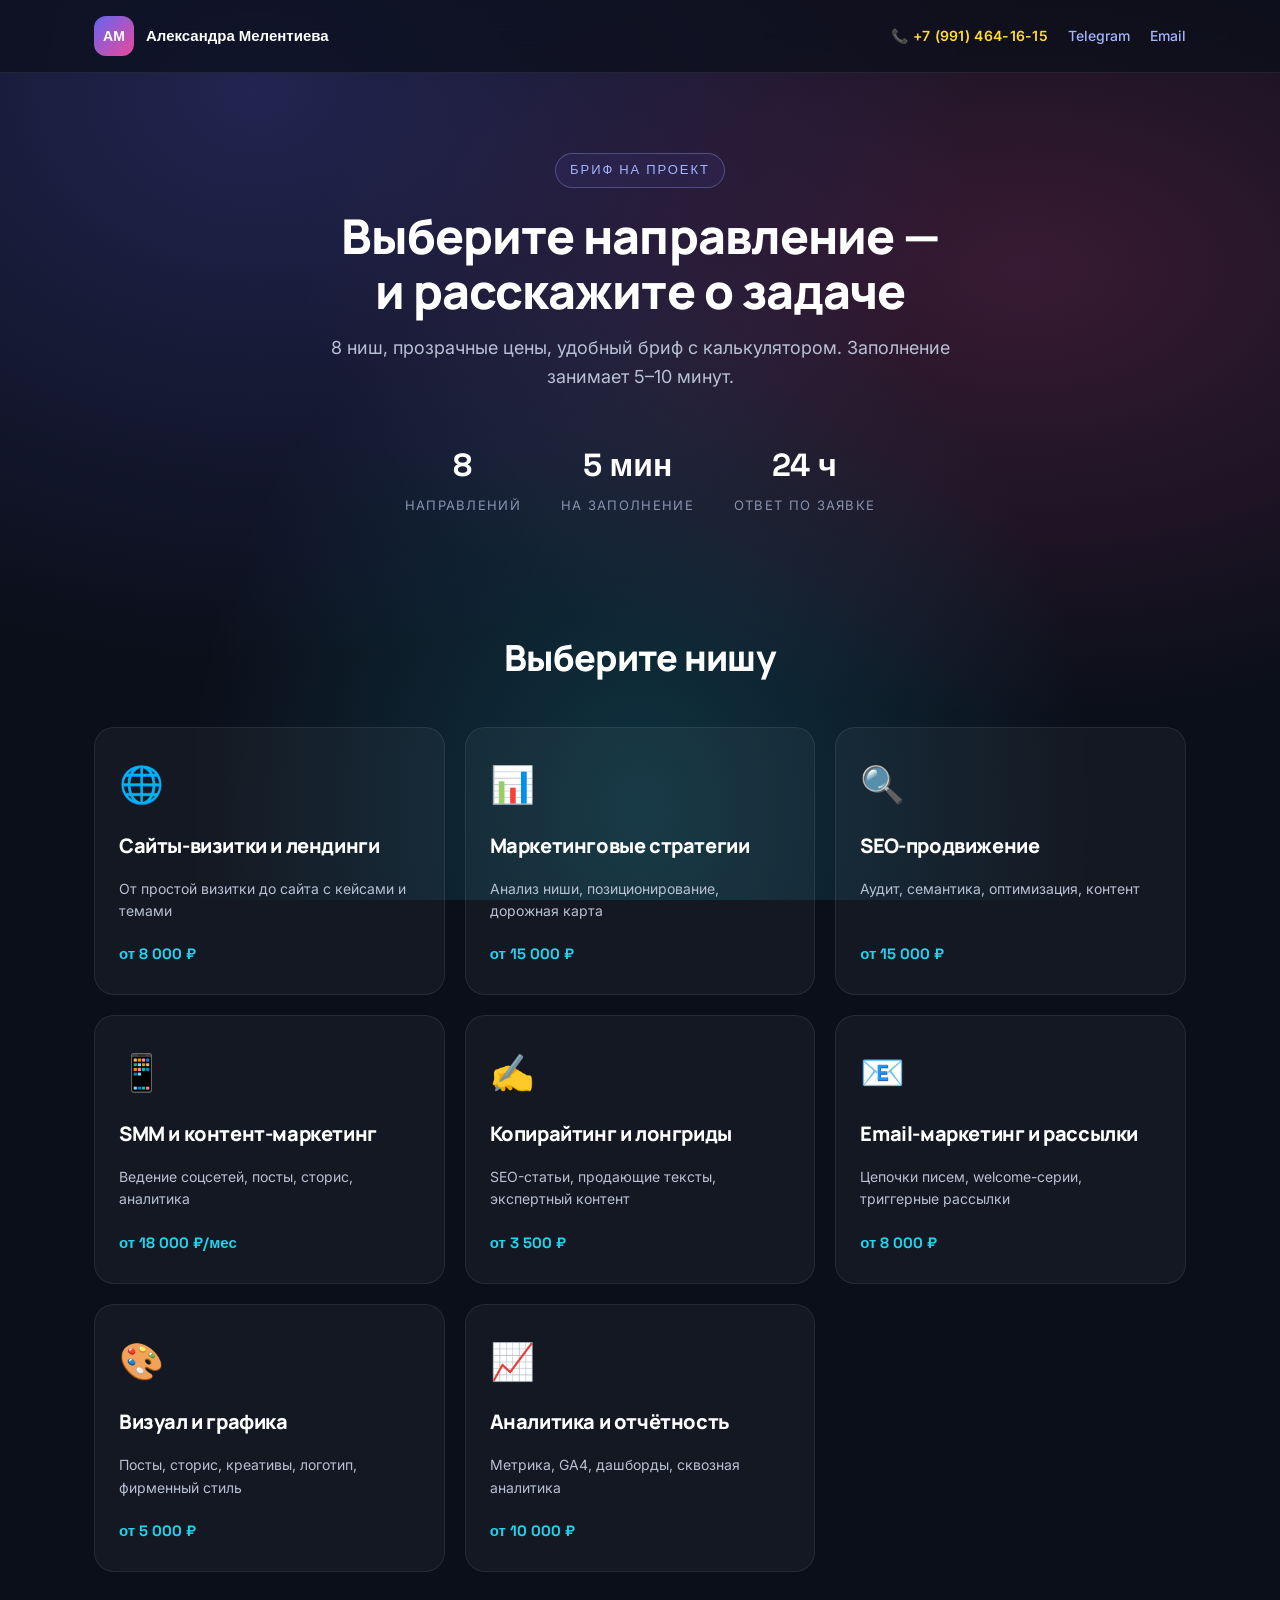
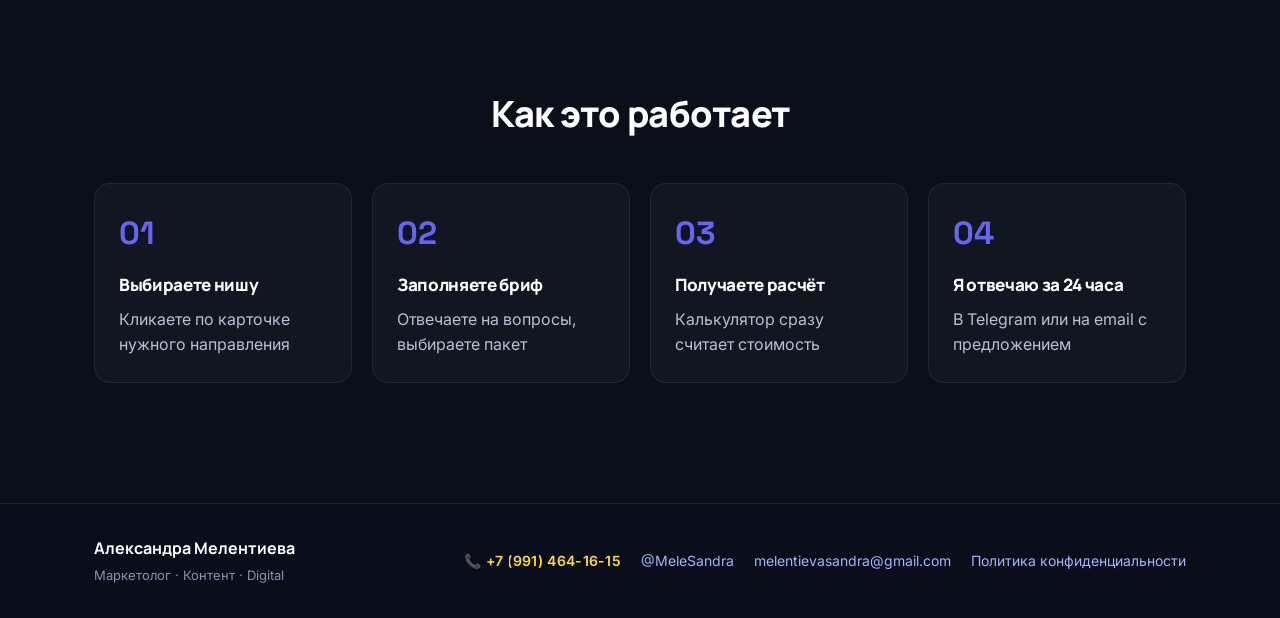
<file: index.html>
<!DOCTYPE html>
<html lang="ru">
<head>
<meta charset="UTF-8">
<meta name="viewport" content="width=device-width, initial-scale=1.0">
<title>Брифы — Александра Мелентиева</title>
<meta name="description" content="Выберите направление и заполните бриф — обсудим ваш проект.">
<link rel="preconnect" href="https://fonts.googleapis.com">
<link rel="preconnect" href="https://fonts.gstatic.com" crossorigin>
<link href="https://fonts.googleapis.com/css2?family=Manrope:wght@400;500;600;700;800&family=Inter:wght@400;500;600&family=Space+Grotesk:wght@500;700&display=swap" rel="stylesheet">
<link rel="stylesheet" href="style.css">
</head>
<body class="theme-dark">

<header class="site-header">
  <div class="container header-inner">
    <a href="index.html" class="logo">
      <span class="logo-mark">АМ</span>
      <span class="logo-text">Александра Мелентиева</span>
    </a>
    <nav class="contacts-nav">
      <a href="tel:+79914641615">📞 +7 (991) 464-16-15</a>
      <a href="https://t.me/MeleSandra" target="_blank" rel="noopener">Telegram</a>
      <a href="mailto:melentievasandra@gmail.com">Email</a>
    </nav>
  </div>
</header>

<main>
  <section class="hero">
    <div class="container">
      <p class="eyebrow">Бриф на проект</p>
      <h1>Выберите направление —<br>и расскажите о задаче</h1>
      <p class="hero-sub">8 ниш, прозрачные цены, удобный бриф с калькулятором. Заполнение занимает 5–10 минут.</p>
      <div class="hero-stats">
        <div class="stat"><b>8</b><span>направлений</span></div>
        <div class="stat"><b>5 мин</b><span>на заполнение</span></div>
        <div class="stat"><b>24 ч</b><span>ответ по заявке</span></div>
      </div>
    </div>
  </section>

  <section class="niches">
    <div class="container">
      <h2 class="section-title">Выберите нишу</h2>
      <div class="niche-grid">

        <a href="briefs01-landing.html" class="niche-card">
          <div class="niche-icon">🌐</div>
          <h3>Сайты-визитки и лендинги</h3>
          <p>От простой визитки до сайта с кейсами и темами</p>
          <span class="price-from">от 8 000 ₽</span>
        </a>

        <a href="briefs02-strategy.html" class="niche-card">
          <div class="niche-icon">📊</div>
          <h3>Маркетинговые стратегии</h3>
          <p>Анализ ниши, позиционирование, дорожная карта</p>
          <span class="price-from">от 15 000 ₽</span>
        </a>

        <a href="briefs03-seo.html" class="niche-card">
          <div class="niche-icon">🔍</div>
          <h3>SEO-продвижение</h3>
          <p>Аудит, семантика, оптимизация, контент</p>
          <span class="price-from">от 15 000 ₽</span>
        </a>

        <a href="briefs04-smm.html" class="niche-card">
          <div class="niche-icon">📱</div>
          <h3>SMM и контент-маркетинг</h3>
          <p>Ведение соцсетей, посты, сторис, аналитика</p>
          <span class="price-from">от 18 000 ₽/мес</span>
        </a>

        <a href="briefs05-copywriting.html" class="niche-card">
          <div class="niche-icon">✍️</div>
          <h3>Копирайтинг и лонгриды</h3>
          <p>SEO-статьи, продающие тексты, экспертный контент</p>
          <span class="price-from">от 3 500 ₽</span>
        </a>

        <a href="briefs06-email.html" class="niche-card">
          <div class="niche-icon">📧</div>
          <h3>Email-маркетинг и рассылки</h3>
          <p>Цепочки писем, welcome-серии, триггерные рассылки</p>
          <span class="price-from">от 8 000 ₽</span>
        </a>

        <a href="briefs07-visual.html" class="niche-card">
          <div class="niche-icon">🎨</div>
          <h3>Визуал и графика</h3>
          <p>Посты, сторис, креативы, логотип, фирменный стиль</p>
          <span class="price-from">от 5 000 ₽</span>
        </a>

        <a href="briefs08-analytics.html" class="niche-card">
          <div class="niche-icon">📈</div>
          <h3>Аналитика и отчётность</h3>
          <p>Метрика, GA4, дашборды, сквозная аналитика</p>
          <span class="price-from">от 10 000 ₽</span>
        </a>

      </div>
    </div>
  </section>

  <section class="how">
    <div class="container">
      <h2 class="section-title">Как это работает</h2>
      <div class="how-grid">
        <div class="how-step"><span class="step-num">01</span><h4>Выбираете нишу</h4><p>Кликаете по карточке нужного направления</p></div>
        <div class="how-step"><span class="step-num">02</span><h4>Заполняете бриф</h4><p>Отвечаете на вопросы, выбираете пакет</p></div>
        <div class="how-step"><span class="step-num">03</span><h4>Получаете расчёт</h4><p>Калькулятор сразу считает стоимость</p></div>
        <div class="how-step"><span class="step-num">04</span><h4>Я отвечаю за 24 часа</h4><p>В Telegram или на email с предложением</p></div>
      </div>
    </div>
  </section>
</main>

<footer class="site-footer">
  <div class="container footer-inner">
    <div>
      <p class="footer-name">Александра Мелентиева</p>
      <p class="footer-role">Маркетолог · Контент · Digital</p>
    </div>
    <div class="footer-contacts">
      <a href="tel:+79914641615">📞 +7 (991) 464-16-15</a>
      <a href="https://t.me/MeleSandra" target="_blank" rel="noopener">@MeleSandra</a>
      <a href="mailto:melentievasandra@gmail.com">melentievasandra@gmail.com</a>
      <a href="privacy.html">Политика конфиденциальности</a>
    </div>
  </div>
</footer>

</body>
</html>
</file>
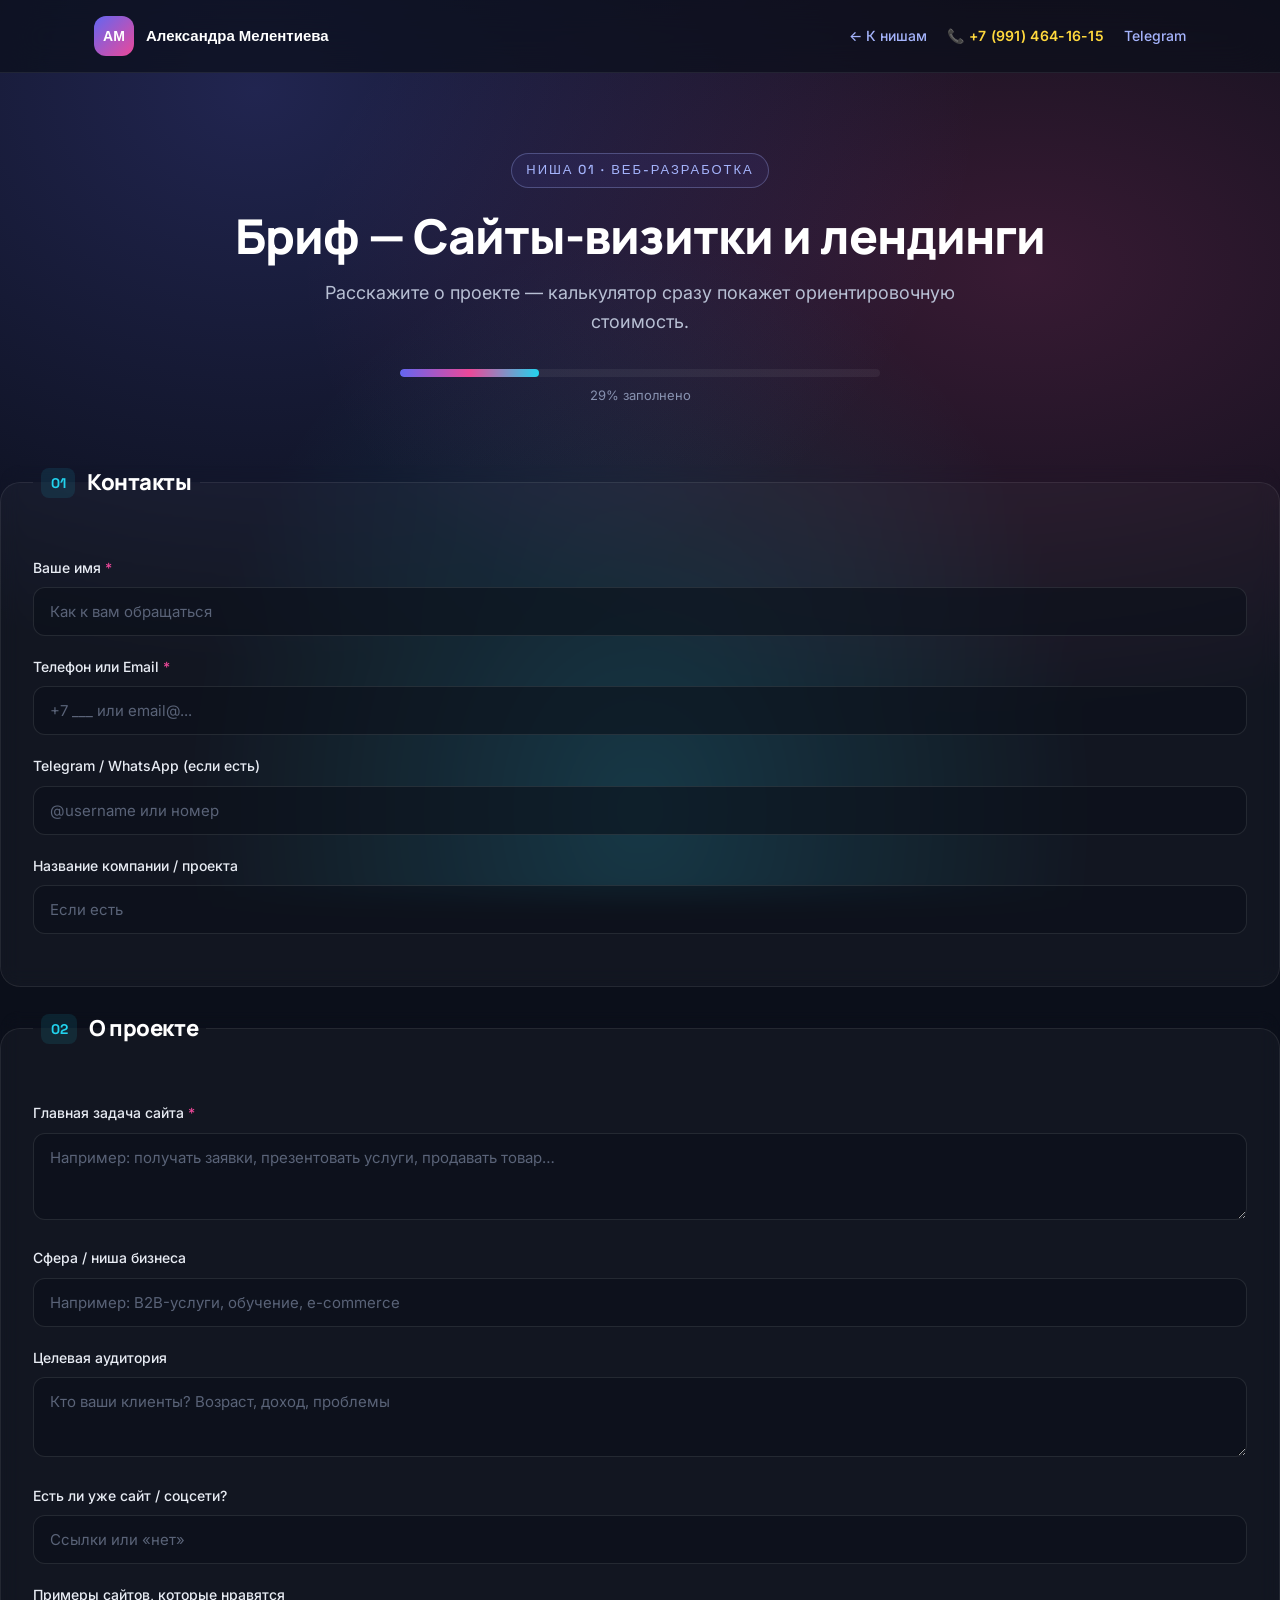
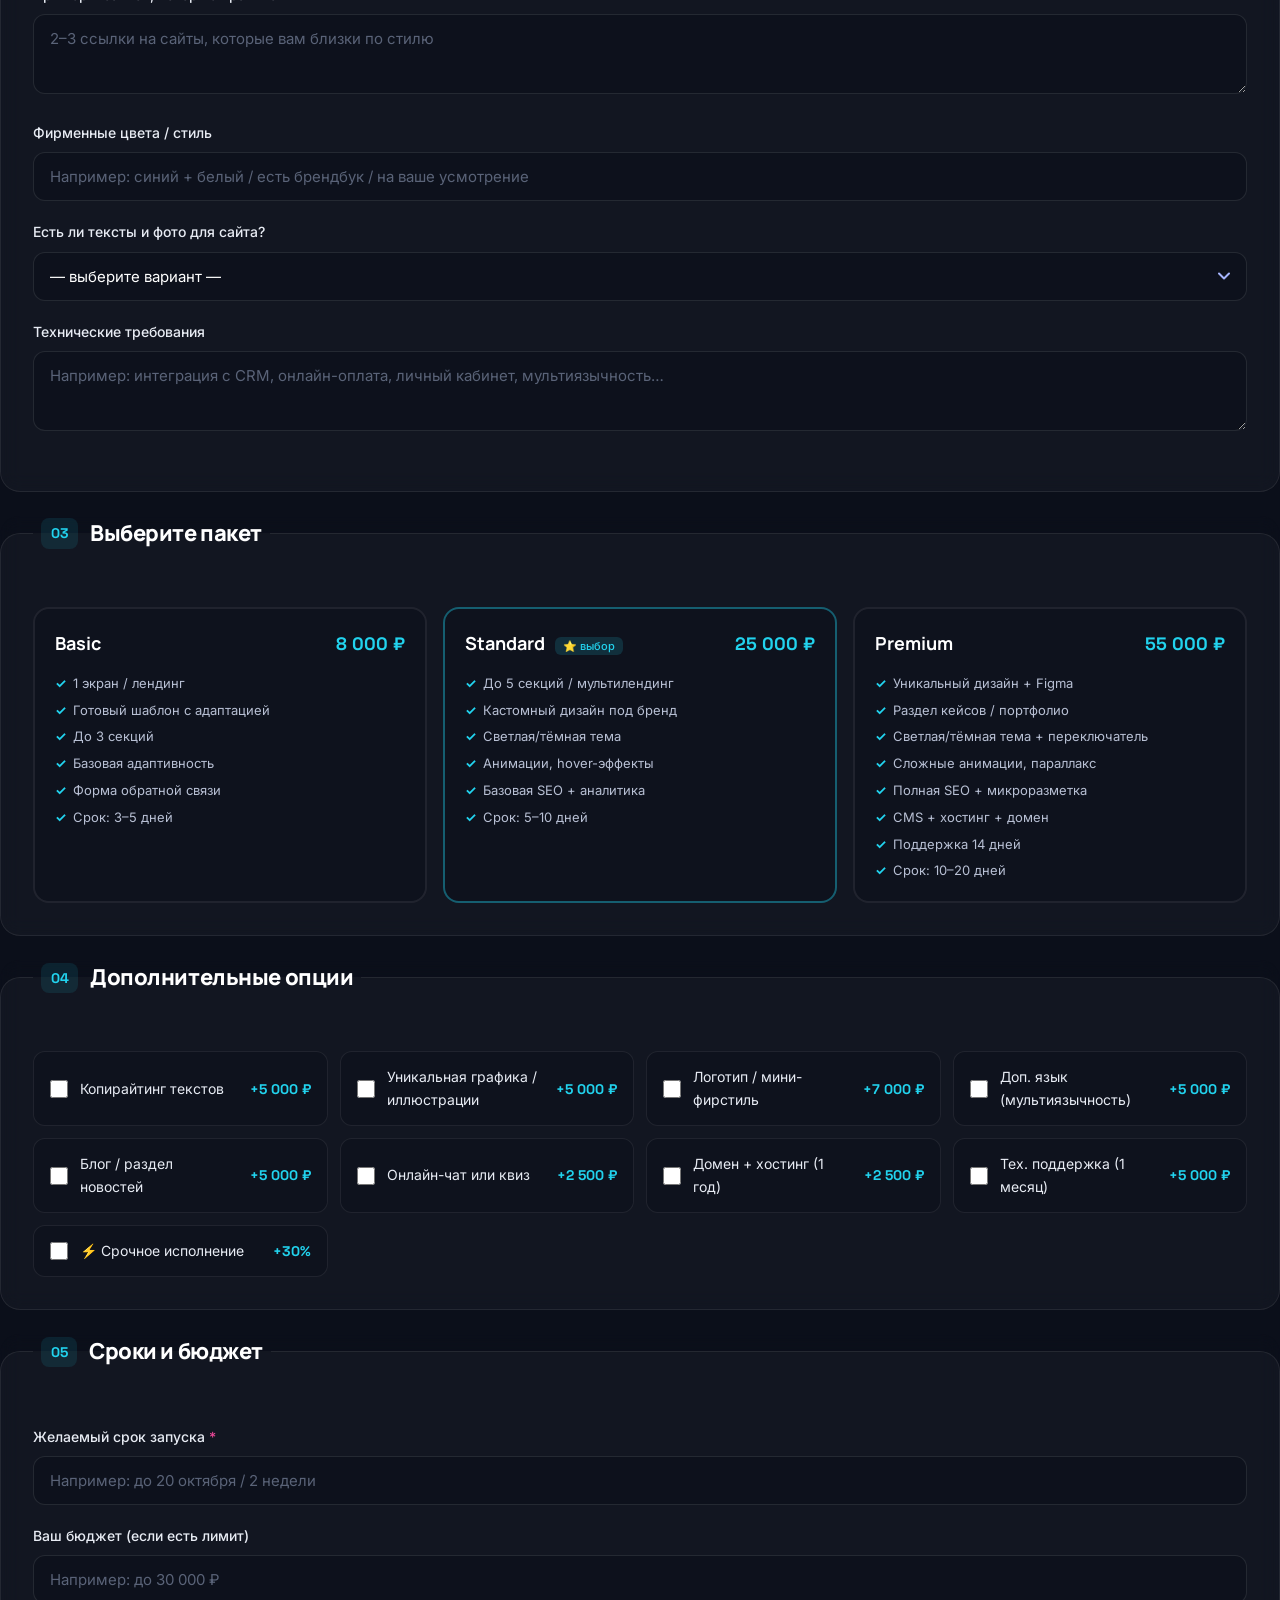
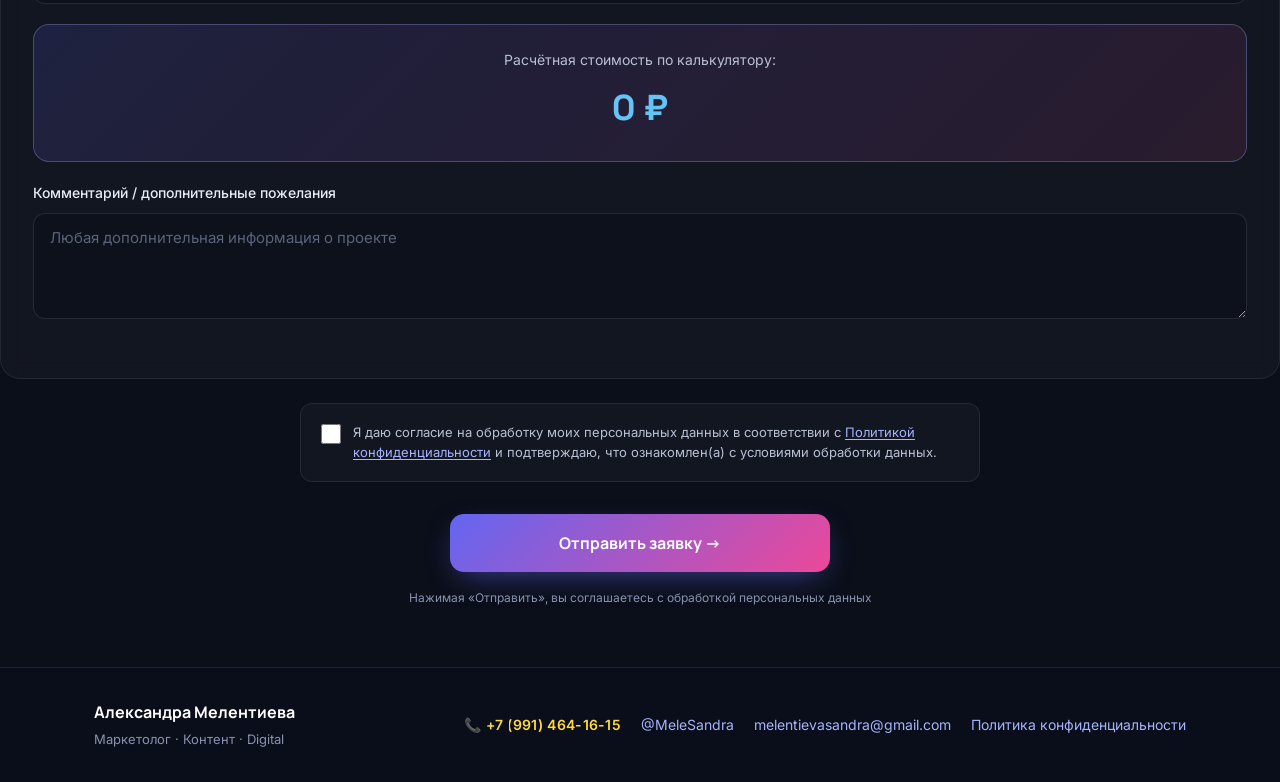
<file: briefs01-landing.html>
<!DOCTYPE html>
<html lang="ru">
<head>
<meta charset="UTF-8">
<meta name="viewport" content="width=device-width, initial-scale=1.0">
<title>Бриф — Сайты-визитки и лендинги</title>
<link rel="preconnect" href="https://fonts.googleapis.com">
<link rel="preconnect" href="https://fonts.gstatic.com" crossorigin>
<link href="https://fonts.googleapis.com/css2?family=Manrope:wght@400;500;600;700;800&family=Inter:wght@400;500;600&family=Space+Grotesk:wght@500;700&display=swap" rel="stylesheet">
<link rel="stylesheet" href="style.css">
</head>
<body class="theme-dark">

<header class="site-header">
  <div class="container header-inner">
    <a href="index.html" class="logo">
      <span class="logo-mark">АМ</span>
      <span class="logo-text">Александра Мелентиева</span>
    </a>
    <nav class="contacts-nav">
      <a href="index.html">← К нишам</a>
      <a href="tel:+79914641615">📞 +7 (991) 464-16-15</a>
      <a href="https://t.me/MeleSandra" target="_blank" rel="noopener">Telegram</a>
    </nav>
  </div>
</header>

<main>
  <section class="brief-hero">
    <div class="container">
      <p class="eyebrow">Ниша 01 · Веб-разработка</p>
      <h1>Бриф — Сайты-визитки и лендинги</h1>
      <p class="hero-sub">Расскажите о проекте — калькулятор сразу покажет ориентировочную стоимость.</p>
      <div class="progress-bar"><div class="progress-fill" id="progressFill"></div></div>
      <p class="progress-text"><span id="progressText">0</span>% заполнено</p>
    </div>
  </section>

  <form id="briefForm">

    <!-- Скрытые поля для CRM (Make + Google Sheets) -->
    <input type="hidden" name="Ниша" value="Сайты-визитки и лендинги">
    <input type="hidden" name="Ниша_ID" value="landing">
    <input type="hidden" name="Платформа" value="https://alexandra-melenteva.github.io/brief-melentieva/">

    <fieldset class="form-block">
      <legend><span class="block-num">01</span> Контакты</legend>

      <label class="field">
        <span class="field-label">Ваше имя <em>*</em></span>
        <input type="text" name="Имя" required placeholder="Как к вам обращаться">
      </label>

      <label class="field">
        <span class="field-label">Телефон или Email <em>*</em></span>
        <input type="text" name="Контакт" required placeholder="+7 ___ или email@...">
      </label>

      <label class="field">
        <span class="field-label">Telegram / WhatsApp (если есть)</span>
        <input type="text" name="Мессенджер" placeholder="@username или номер">
      </label>

      <label class="field">
        <span class="field-label">Название компании / проекта</span>
        <input type="text" name="Компания" placeholder="Если есть">
      </label>
    </fieldset>

    <fieldset class="form-block">
      <legend><span class="block-num">02</span> О проекте</legend>

      <label class="field">
        <span class="field-label">Главная задача сайта <em>*</em></span>
        <textarea name="Задача_сайта" required rows="3" placeholder="Например: получать заявки, презентовать услуги, продавать товар…"></textarea>
      </label>

      <label class="field">
        <span class="field-label">Сфера / ниша бизнеса</span>
        <input type="text" name="Сфера_бизнеса" placeholder="Например: B2B-услуги, обучение, e-commerce">
      </label>

      <label class="field">
        <span class="field-label">Целевая аудитория</span>
        <textarea name="Целевая_аудитория" rows="2" placeholder="Кто ваши клиенты? Возраст, доход, проблемы"></textarea>
      </label>

      <label class="field">
        <span class="field-label">Есть ли уже сайт / соцсети?</span>
        <input type="text" name="Текущие_ресурсы" placeholder="Ссылки или «нет»">
      </label>

      <label class="field">
        <span class="field-label">Примеры сайтов, которые нравятся</span>
        <textarea name="Референсы_сайтов" rows="2" placeholder="2–3 ссылки на сайты, которые вам близки по стилю"></textarea>
      </label>

      <label class="field">
        <span class="field-label">Фирменные цвета / стиль</span>
        <input type="text" name="Цвета_фирстиль" placeholder="Например: синий + белый / есть брендбук / на ваше усмотрение">
      </label>

      <label class="field">
        <span class="field-label">Есть ли тексты и фото для сайта?</span>
        <select name="Тексты_фото_наличие">
          <option value="">— выберите вариант —</option>
          <option value="Всё есть (тексты + фото)">Всё есть (тексты + фото)</option>
          <option value="Есть только тексты">Есть только тексты</option>
          <option value="Есть только фото">Есть только фото</option>
          <option value="Ничего нет, нужно создать">Ничего нет, нужно создать</option>
          <option value="Часть есть, часть нужна">Часть есть, часть нужна</option>
        </select>
      </label>

      <label class="field">
        <span class="field-label">Технические требования</span>
        <textarea name="Технические_требования" rows="2" placeholder="Например: интеграция с CRM, онлайн-оплата, личный кабинет, мультиязычность…"></textarea>
      </label>
    </fieldset>

    <fieldset class="form-block">
      <legend><span class="block-num">03</span> Выберите пакет</legend>

      <div class="packages">
        <label class="pkg-card">
          <input type="radio" name="Пакет" value="Basic — 8 000 ₽" data-price="8000" required>
          <div class="pkg-inner">
            <div class="pkg-head">
              <span class="pkg-name">Basic</span>
              <span class="pkg-price">8 000 ₽</span>
            </div>
            <ul>
              <li>1 экран / лендинг</li>
              <li>Готовый шаблон с адаптацией</li>
              <li>До 3 секций</li>
              <li>Базовая адаптивность</li>
              <li>Форма обратной связи</li>
              <li>Срок: 3–5 дней</li>
            </ul>
          </div>
        </label>

        <label class="pkg-card pkg-recommended">
          <input type="radio" name="Пакет" value="Standard — 25 000 ₽" data-price="25000">
          <div class="pkg-inner">
            <div class="pkg-head">
              <span class="pkg-name">Standard <span class="badge">⭐ выбор</span></span>
              <span class="pkg-price">25 000 ₽</span>
            </div>
            <ul>
              <li>До 5 секций / мультилендинг</li>
              <li>Кастомный дизайн под бренд</li>
              <li>Светлая/тёмная тема</li>
              <li>Анимации, hover-эффекты</li>
              <li>Базовая SEO + аналитика</li>
              <li>Срок: 5–10 дней</li>
            </ul>
          </div>
        </label>

        <label class="pkg-card">
          <input type="radio" name="Пакет" value="Premium — 55 000 ₽" data-price="55000">
          <div class="pkg-inner">
            <div class="pkg-head">
              <span class="pkg-name">Premium</span>
              <span class="pkg-price">55 000 ₽</span>
            </div>
            <ul>
              <li>Уникальный дизайн + Figma</li>
              <li>Раздел кейсов / портфолио</li>
              <li>Светлая/тёмная тема + переключатель</li>
              <li>Сложные анимации, параллакс</li>
              <li>Полная SEO + микроразметка</li>
              <li>CMS + хостинг + домен</li>
              <li>Поддержка 14 дней</li>
              <li>Срок: 10–20 дней</li>
            </ul>
          </div>
        </label>
      </div>
    </fieldset>

    <fieldset class="form-block">
      <legend><span class="block-num">04</span> Дополнительные опции</legend>

      <div class="options">
        <label class="opt-card">
          <input type="checkbox" name="Доп_опции" value="Копирайтинг текстов (+5 000 ₽)" data-price="5000">
          <span>Копирайтинг текстов</span><b>+5 000 ₽</b>
        </label>
        <label class="opt-card">
          <input type="checkbox" name="Доп_опции" value="Уникальная графика (+5 000 ₽)" data-price="5000">
          <span>Уникальная графика / иллюстрации</span><b>+5 000 ₽</b>
        </label>
        <label class="opt-card">
          <input type="checkbox" name="Доп_опции" value="Логотип / мини-фирстиль (+7 000 ₽)" data-price="7000">
          <span>Логотип / мини-фирстиль</span><b>+7 000 ₽</b>
        </label>
        <label class="opt-card">
          <input type="checkbox" name="Доп_опции" value="Многоязычность (+5 000 ₽)" data-price="5000">
          <span>Доп. язык (мультиязычность)</span><b>+5 000 ₽</b>
        </label>
        <label class="opt-card">
          <input type="checkbox" name="Доп_опции" value="Блог / новости (+5 000 ₽)" data-price="5000">
          <span>Блог / раздел новостей</span><b>+5 000 ₽</b>
        </label>
        <label class="opt-card">
          <input type="checkbox" name="Доп_опции" value="Онлайн-чат / квиз (+2 500 ₽)" data-price="2500">
          <span>Онлайн-чат или квиз</span><b>+2 500 ₽</b>
        </label>
        <label class="opt-card">
          <input type="checkbox" name="Доп_опции" value="Домен + хостинг на год (+2 500 ₽)" data-price="2500">
          <span>Домен + хостинг (1 год)</span><b>+2 500 ₽</b>
        </label>
        <label class="opt-card">
          <input type="checkbox" name="Доп_опции" value="Тех. поддержка 1 мес (+5 000 ₽)" data-price="5000">
          <span>Тех. поддержка (1 месяц)</span><b>+5 000 ₽</b>
        </label>
        <label class="opt-card opt-urgent">
          <input type="checkbox" name="Доп_опции" value="Срочное исполнение (+30%)" data-percent="30">
          <span>⚡ Срочное исполнение</span><b>+30%</b>
        </label>
      </div>
    </fieldset>

    <fieldset class="form-block">
      <legend><span class="block-num">05</span> Сроки и бюджет</legend>

      <label class="field">
        <span class="field-label">Желаемый срок запуска <em>*</em></span>
        <input type="text" name="Срок" required placeholder="Например: до 20 октября / 2 недели">
      </label>

      <label class="field">
        <span class="field-label">Ваш бюджет (если есть лимит)</span>
        <input type="text" name="Бюджет" placeholder="Например: до 30 000 ₽">
      </label>

      <div class="total-box">
        <div class="total-label">Расчётная стоимость по калькулятору:</div>
        <div class="total-value" id="totalValue">0 ₽</div>
        <input type="hidden" name="Итог_калькулятора" id="totalHidden" value="0 ₽">
      </div>

      <label class="field">
        <span class="field-label">Комментарий / дополнительные пожелания</span>
        <textarea name="Комментарий" rows="4" placeholder="Любая дополнительная информация о проекте"></textarea>
      </label>
    </fieldset>

    <!-- Блок согласия на обработку персональных данных -->
    <div class="consent-block">
      <label class="consent-label">
        <input type="checkbox" id="consentCheckbox" name="Согласие_ПД" value="Дано" required>
        <span class="consent-text">
          Я даю согласие на обработку моих персональных данных в соответствии с
          <a href="privacy.html" target="_blank" rel="noopener">Политикой конфиденциальности</a>
          и подтверждаю, что ознакомлен(а) с условиями обработки данных.
        </span>
      </label>
    </div>

    <button type="submit" class="btn-submit">Отправить заявку →</button>
    <p class="form-note">Нажимая «Отправить», вы соглашаетесь с обработкой персональных данных</p>

  </form>
</main>

<footer class="site-footer">
  <div class="container footer-inner">
    <div>
      <p class="footer-name">Александра Мелентиева</p>
      <p class="footer-role">Маркетолог · Контент · Digital</p>
    </div>
    <div class="footer-contacts">
      <a href="tel:+79914641615">📞 +7 (991) 464-16-15</a>
      <a href="https://t.me/MeleSandra" target="_blank" rel="noopener">@MeleSandra</a>
      <a href="mailto:melentievasandra@gmail.com">melentievasandra@gmail.com</a>      
      <a href="privacy.html">Политика конфиденциальности</a>
    </div>
  </div>
</footer>

<script src="script.js"></script>
</body>
</html>
</file>
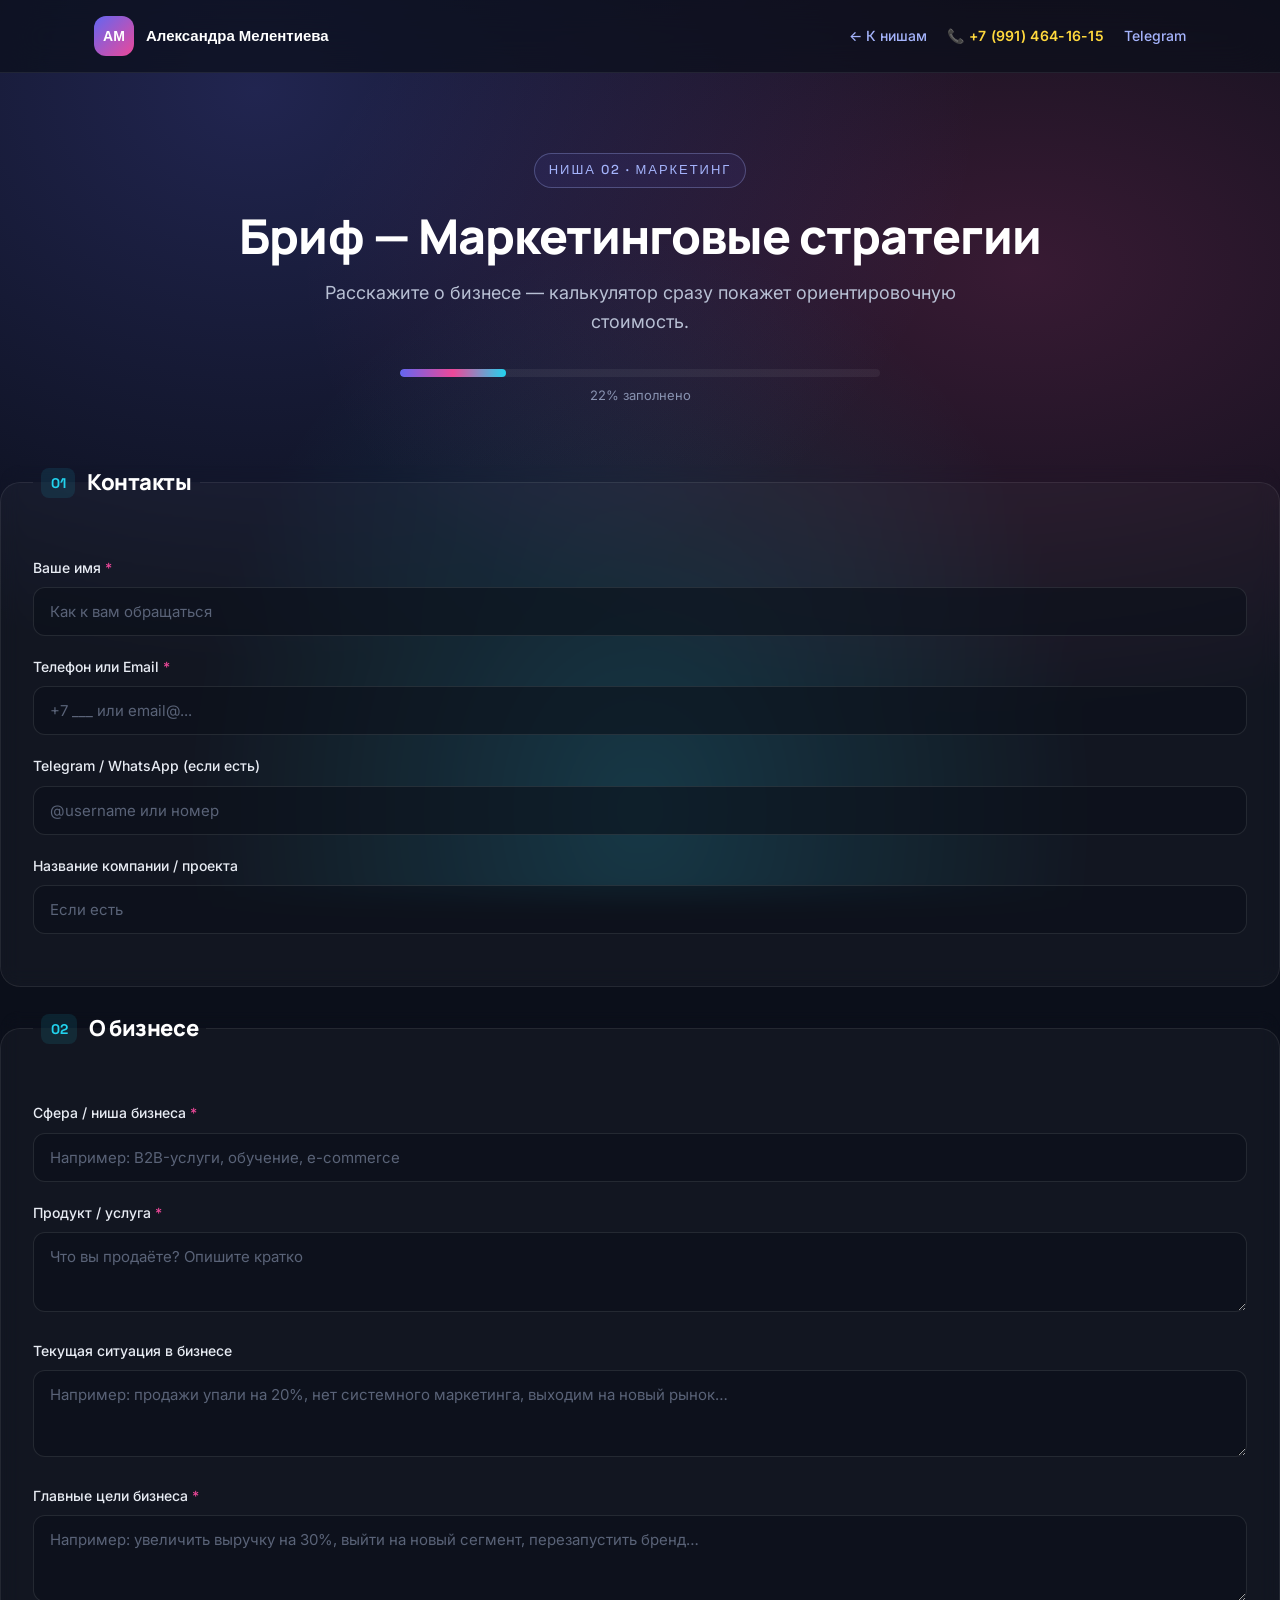
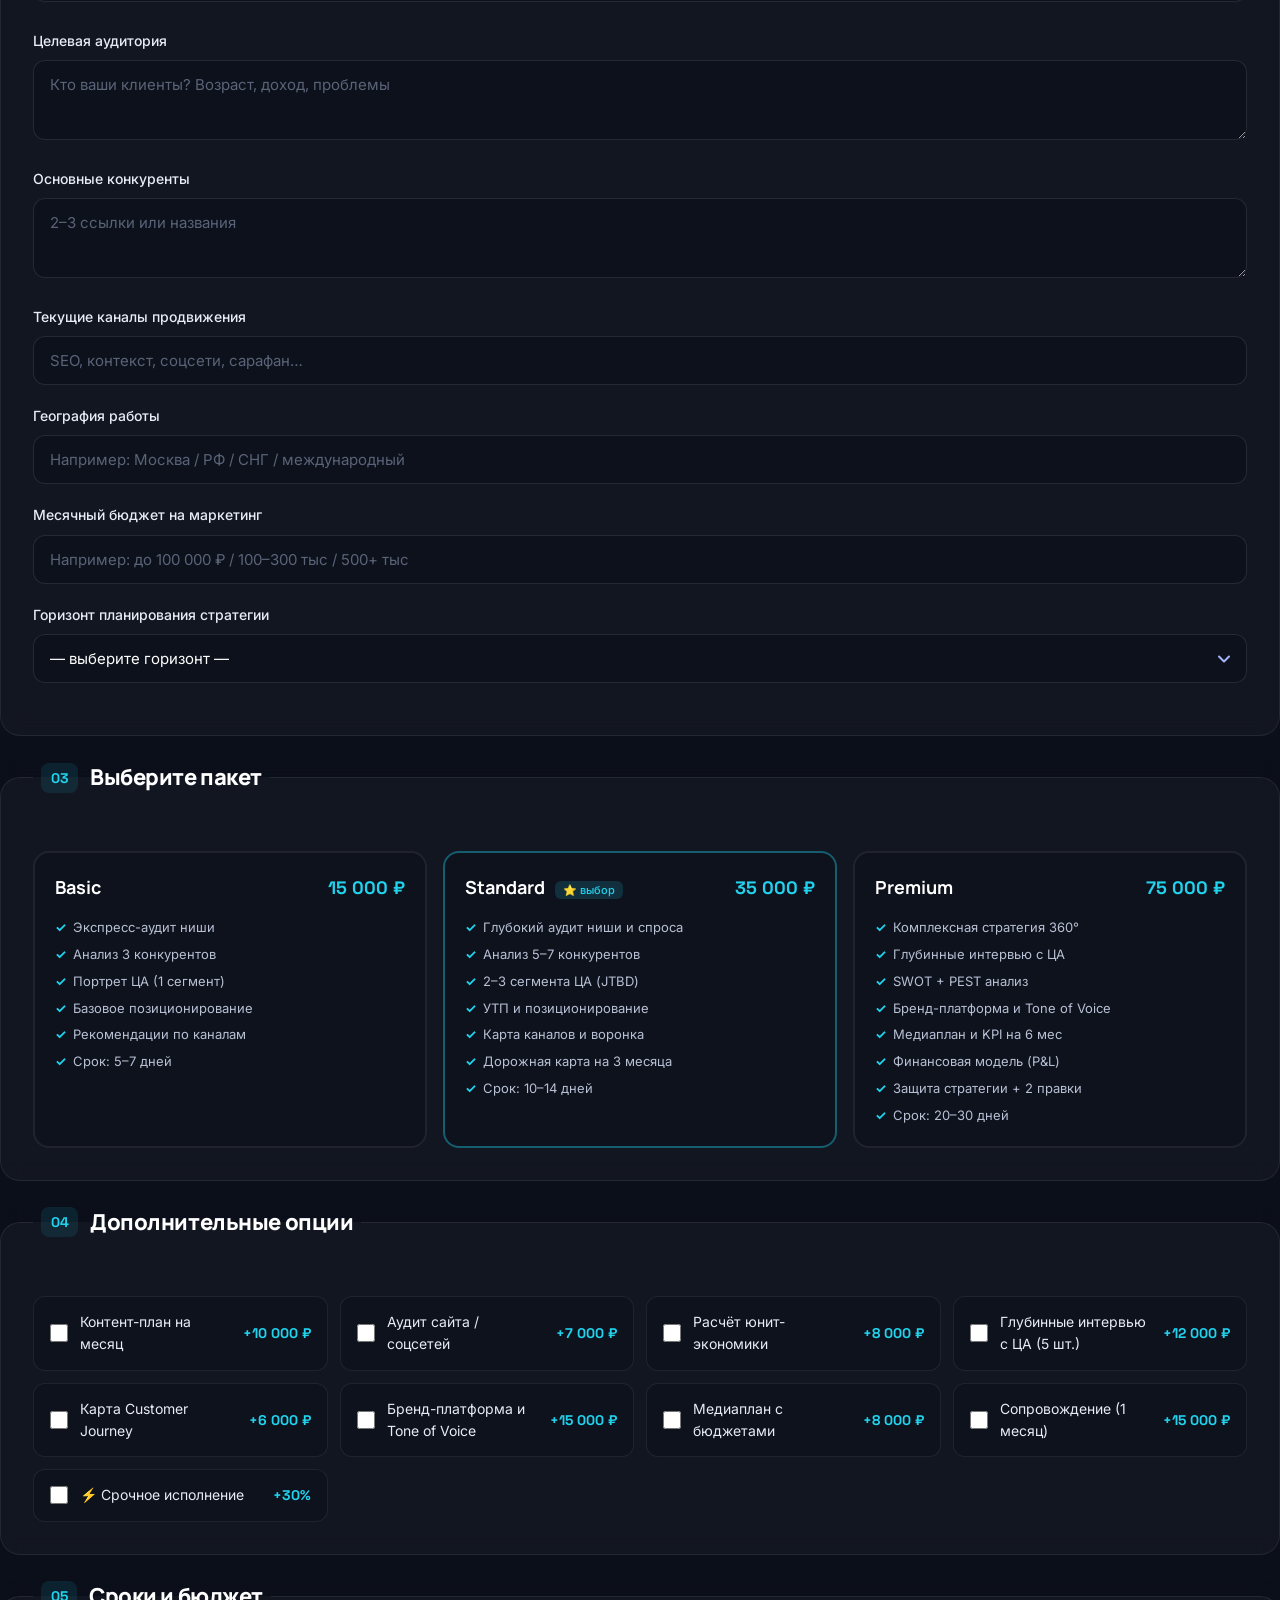
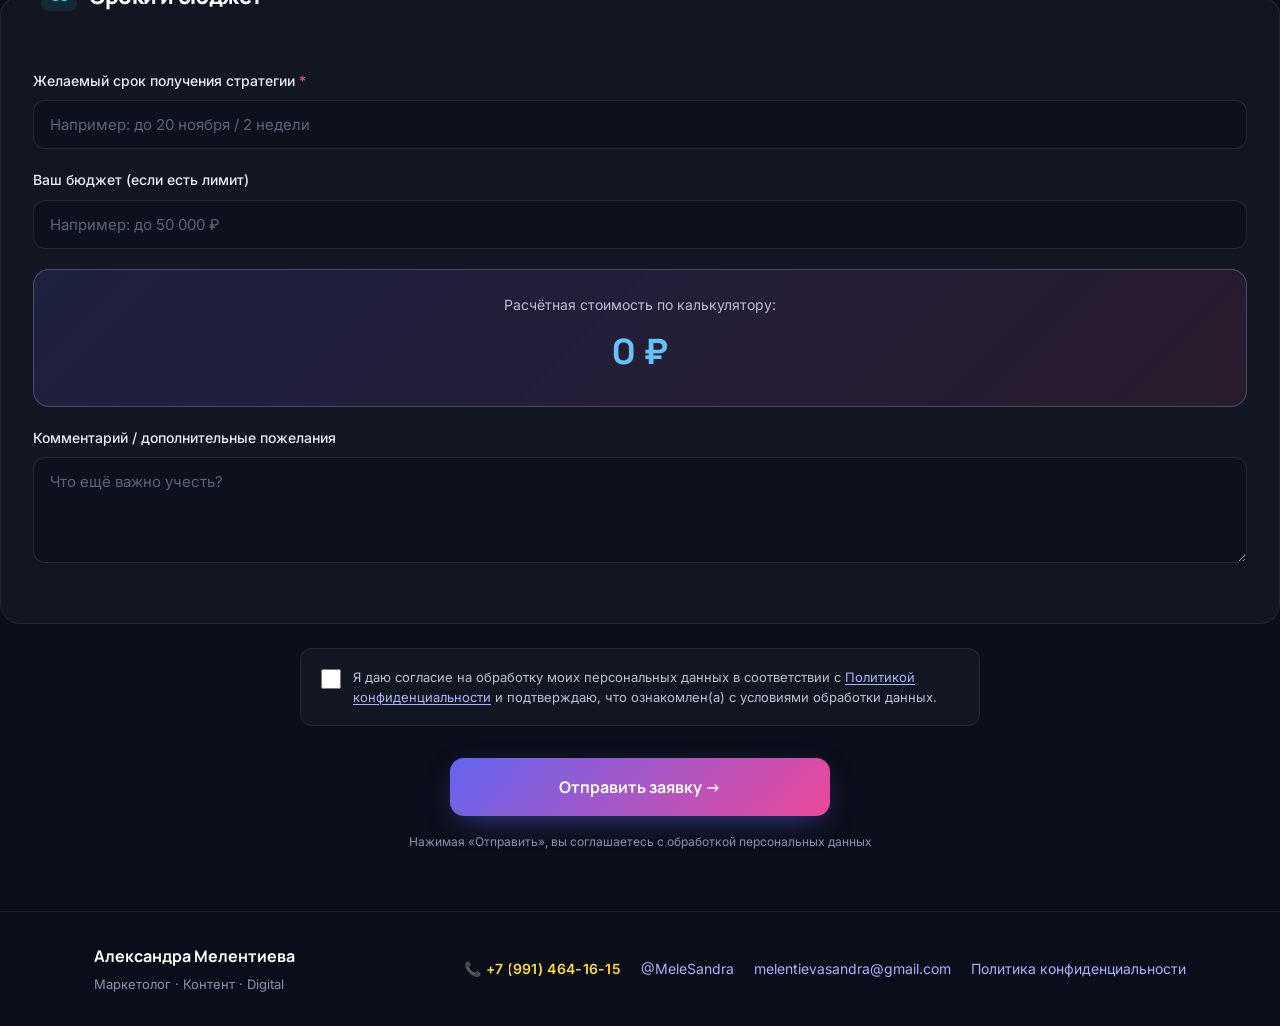
<file: briefs02-strategy.html>
<!DOCTYPE html>
<html lang="ru">
<head>
<meta charset="UTF-8">
<meta name="viewport" content="width=device-width, initial-scale=1.0">
<title>Бриф — Маркетинговые стратегии</title>
<link rel="preconnect" href="https://fonts.googleapis.com">
<link rel="preconnect" href="https://fonts.gstatic.com" crossorigin>
<link href="https://fonts.googleapis.com/css2?family=Manrope:wght@400;500;600;700;800&family=Inter:wght@400;500;600&family=Space+Grotesk:wght@500;700&display=swap" rel="stylesheet">
<link rel="stylesheet" href="style.css">
</head>
<body class="theme-dark">

<header class="site-header">
  <div class="container header-inner">
    <a href="index.html" class="logo">
      <span class="logo-mark">АМ</span>
      <span class="logo-text">Александра Мелентиева</span>
    </a>
    <nav class="contacts-nav">
      <a href="index.html">← К нишам</a>
      <a href="tel:+79914641615">📞 +7 (991) 464-16-15</a>
      <a href="https://t.me/MeleSandra" target="_blank" rel="noopener">Telegram</a>
    </nav>
  </div>
</header>

<main>
  <section class="brief-hero">
    <div class="container">
      <p class="eyebrow">Ниша 02 · Маркетинг</p>
      <h1>Бриф — Маркетинговые стратегии</h1>
      <p class="hero-sub">Расскажите о бизнесе — калькулятор сразу покажет ориентировочную стоимость.</p>
      <div class="progress-bar"><div class="progress-fill" id="progressFill"></div></div>
      <p class="progress-text"><span id="progressText">0</span>% заполнено</p>
    </div>
  </section>

  <form id="briefForm">

    <!-- Скрытые поля для CRM (Make + Google Sheets) --><!-- briefs02-strategy -->
    <input type="hidden" name="Ниша" value="Маркетинговые стратегии">
    <input type="hidden" name="Ниша_ID" value="strategy">
    <input type="hidden" name="Платформа" value="https://alexandra-melenteva.github.io/brief-melentieva/">

    <fieldset class="form-block">
      <legend><span class="block-num">01</span> Контакты</legend>

      <label class="field">
        <span class="field-label">Ваше имя <em>*</em></span>
        <input type="text" name="Имя" required placeholder="Как к вам обращаться">
      </label>

      <label class="field">
        <span class="field-label">Телефон или Email <em>*</em></span>
        <input type="text" name="Контакт" required placeholder="+7 ___ или email@...">
      </label>

      <label class="field">
        <span class="field-label">Telegram / WhatsApp (если есть)</span>
        <input type="text" name="Мессенджер" placeholder="@username или номер">
      </label>

      <label class="field">
        <span class="field-label">Название компании / проекта</span>
        <input type="text" name="Компания" placeholder="Если есть">
      </label>
    </fieldset>

    <fieldset class="form-block">
      <legend><span class="block-num">02</span> О бизнесе</legend>

      <label class="field">
        <span class="field-label">Сфера / ниша бизнеса <em>*</em></span>
        <input type="text" name="Сфера_бизнеса" required placeholder="Например: B2B-услуги, обучение, e-commerce">
      </label>

      <label class="field">
        <span class="field-label">Продукт / услуга <em>*</em></span>
        <textarea name="Продукт_услуга" required rows="2" placeholder="Что вы продаёте? Опишите кратко"></textarea>
      </label>

      <label class="field">
        <span class="field-label">Текущая ситуация в бизнесе</span>
        <textarea name="Текущая_ситуация" rows="3" placeholder="Например: продажи упали на 20%, нет системного маркетинга, выходим на новый рынок…"></textarea>
      </label>

      <label class="field">
        <span class="field-label">Главные цели бизнеса <em>*</em></span>
        <textarea name="Цели_бизнеса" required rows="3" placeholder="Например: увеличить выручку на 30%, выйти на новый сегмент, перезапустить бренд…"></textarea>
      </label>

      <label class="field">
        <span class="field-label">Целевая аудитория</span>
        <textarea name="Целевая_аудитория" rows="2" placeholder="Кто ваши клиенты? Возраст, доход, проблемы"></textarea>
      </label>

      <label class="field">
        <span class="field-label">Основные конкуренты</span>
        <textarea name="Конкуренты" rows="2" placeholder="2–3 ссылки или названия"></textarea>
      </label>

      <label class="field">
        <span class="field-label">Текущие каналы продвижения</span>
        <input type="text" name="Текущие_каналы" placeholder="SEO, контекст, соцсети, сарафан…">
      </label>

      <label class="field">
        <span class="field-label">География работы</span>
        <input type="text" name="География" placeholder="Например: Москва / РФ / СНГ / международный">
      </label>

      <label class="field">
        <span class="field-label">Месячный бюджет на маркетинг</span>
        <input type="text" name="Бюджет_маркетинга" placeholder="Например: до 100 000 ₽ / 100–300 тыс / 500+ тыс">
      </label>

      <label class="field">
        <span class="field-label">Горизонт планирования стратегии</span>
        <select name="Сроки_реализации">
          <option value="">— выберите горизонт —</option>
          <option value="3 месяца">3 месяца (тактика)</option>
          <option value="6 месяцев">6 месяцев (среднесрочно)</option>
          <option value="12 месяцев">12 месяцев (годовая стратегия)</option>
          <option value="2-3 года">2–3 года (долгосрочно)</option>
        </select>
      </label>
    </fieldset>

    <fieldset class="form-block">
      <legend><span class="block-num">03</span> Выберите пакет</legend>

      <div class="packages">
        <label class="pkg-card">
          <input type="radio" name="Пакет" value="Basic — 15 000 ₽" data-price="15000" required>
          <div class="pkg-inner">
            <div class="pkg-head">
              <span class="pkg-name">Basic</span>
              <span class="pkg-price">15 000 ₽</span>
            </div>
            <ul>
              <li>Экспресс-аудит ниши</li>
              <li>Анализ 3 конкурентов</li>
              <li>Портрет ЦА (1 сегмент)</li>
              <li>Базовое позиционирование</li>
              <li>Рекомендации по каналам</li>
              <li>Срок: 5–7 дней</li>
            </ul>
          </div>
        </label>

        <label class="pkg-card pkg-recommended">
          <input type="radio" name="Пакет" value="Standard — 35 000 ₽" data-price="35000">
          <div class="pkg-inner">
            <div class="pkg-head">
              <span class="pkg-name">Standard <span class="badge">⭐ выбор</span></span>
              <span class="pkg-price">35 000 ₽</span>
            </div>
            <ul>
              <li>Глубокий аудит ниши и спроса</li>
              <li>Анализ 5–7 конкурентов</li>
              <li>2–3 сегмента ЦА (JTBD)</li>
              <li>УТП и позиционирование</li>
              <li>Карта каналов и воронка</li>
              <li>Дорожная карта на 3 месяца</li>
              <li>Срок: 10–14 дней</li>
            </ul>
          </div>
        </label>

        <label class="pkg-card">
          <input type="radio" name="Пакет" value="Premium — 75 000 ₽" data-price="75000">
          <div class="pkg-inner">
            <div class="pkg-head">
              <span class="pkg-name">Premium</span>
              <span class="pkg-price">75 000 ₽</span>
            </div>
            <ul>
              <li>Комплексная стратегия 360°</li>
              <li>Глубинные интервью с ЦА</li>
              <li>SWOT + PEST анализ</li>
              <li>Бренд-платформа и Tone of Voice</li>
              <li>Медиаплан и KPI на 6 мес</li>
              <li>Финансовая модель (P&L)</li>
              <li>Защита стратегии + 2 правки</li>
              <li>Срок: 20–30 дней</li>
            </ul>
          </div>
        </label>
      </div>
    </fieldset>

    <fieldset class="form-block">
      <legend><span class="block-num">04</span> Дополнительные опции</legend>

      <div class="options">
        <label class="opt-card">
          <input type="checkbox" name="Доп_опции" value="Контент-план на месяц (+10 000 ₽)" data-price="10000">
          <span>Контент-план на месяц</span><b>+10 000 ₽</b>
        </label>
        <label class="opt-card">
          <input type="checkbox" name="Доп_опции" value="Аудит сайта / соцсетей (+7 000 ₽)" data-price="7000">
          <span>Аудит сайта / соцсетей</span><b>+7 000 ₽</b>
        </label>
        <label class="opt-card">
          <input type="checkbox" name="Доп_опции" value="Расчёт юнит-экономики (+8 000 ₽)" data-price="8000">
          <span>Расчёт юнит-экономики</span><b>+8 000 ₽</b>
        </label>
        <label class="opt-card">
          <input type="checkbox" name="Доп_опции" value="Глубинные интервью с ЦА (+12 000 ₽)" data-price="12000">
          <span>Глубинные интервью с ЦА (5 шт.)</span><b>+12 000 ₽</b>
        </label>
        <label class="opt-card">
          <input type="checkbox" name="Доп_опции" value="Карта Customer Journey (+6 000 ₽)" data-price="6000">
          <span>Карта Customer Journey</span><b>+6 000 ₽</b>
        </label>
        <label class="opt-card">
          <input type="checkbox" name="Доп_опции" value="Бренд-платформа и ToV (+15 000 ₽)" data-price="15000">
          <span>Бренд-платформа и Tone of Voice</span><b>+15 000 ₽</b>
        </label>
        <label class="opt-card">
          <input type="checkbox" name="Доп_опции" value="Медиаплан с бюджетами (+8 000 ₽)" data-price="8000">
          <span>Медиаплан с бюджетами</span><b>+8 000 ₽</b>
        </label>
        <label class="opt-card">
          <input type="checkbox" name="Доп_опции" value="Сопровождение 1 мес (+15 000 ₽)" data-price="15000">
          <span>Сопровождение (1 месяц)</span><b>+15 000 ₽</b>
        </label>
        <label class="opt-card opt-urgent">
          <input type="checkbox" name="Доп_опции" value="Срочное исполнение (+30%)" data-percent="30">
          <span>⚡ Срочное исполнение</span><b>+30%</b>
        </label>
      </div>
    </fieldset>

    <fieldset class="form-block">
      <legend><span class="block-num">05</span> Сроки и бюджет</legend>

      <label class="field">
        <span class="field-label">Желаемый срок получения стратегии <em>*</em></span>
        <input type="text" name="Срок" required placeholder="Например: до 20 ноября / 2 недели">
      </label>

      <label class="field">
        <span class="field-label">Ваш бюджет (если есть лимит)</span>
        <input type="text" name="Бюджет" placeholder="Например: до 50 000 ₽">
      </label>

      <div class="total-box">
        <div class="total-label">Расчётная стоимость по калькулятору:</div>
        <div class="total-value" id="totalValue">0 ₽</div>
        <input type="hidden" name="Итог_калькулятора" id="totalHidden" value="0 ₽">
      </div>

      <label class="field">
        <span class="field-label">Комментарий / дополнительные пожелания</span>
        <textarea name="Комментарий" rows="4" placeholder="Что ещё важно учесть?"></textarea>
      </label>
    </fieldset>

    <!-- Блок согласия на обработку персональных данных -->
    <div class="consent-block">
      <label class="consent-label">
        <input type="checkbox" id="consentCheckbox" name="Согласие_ПД" value="Дано" required>
        <span class="consent-text">
          Я даю согласие на обработку моих персональных данных в соответствии с
          <a href="privacy.html" target="_blank" rel="noopener">Политикой конфиденциальности</a>
          и подтверждаю, что ознакомлен(а) с условиями обработки данных.
        </span>
      </label>
    </div>

    <button type="submit" class="btn-submit">Отправить заявку →</button>
    <p class="form-note">Нажимая «Отправить», вы соглашаетесь с обработкой персональных данных</p>

  </form>
</main>

<footer class="site-footer">
  <div class="container footer-inner">
    <div>
      <p class="footer-name">Александра Мелентиева</p>
      <p class="footer-role">Маркетолог · Контент · Digital</p>
    </div>
    <div class="footer-contacts">
      <a href="tel:+79914641615">📞 +7 (991) 464-16-15</a>
      <a href="https://t.me/MeleSandra" target="_blank" rel="noopener">@MeleSandra</a>
      <a href="mailto:melentievasandra@gmail.com">melentievasandra@gmail.com</a>      
      <a href="privacy.html">Политика конфиденциальности</a>
    </div>
  </div>
</footer>

<script src="script.js"></script>
</body>
</html>
</file>
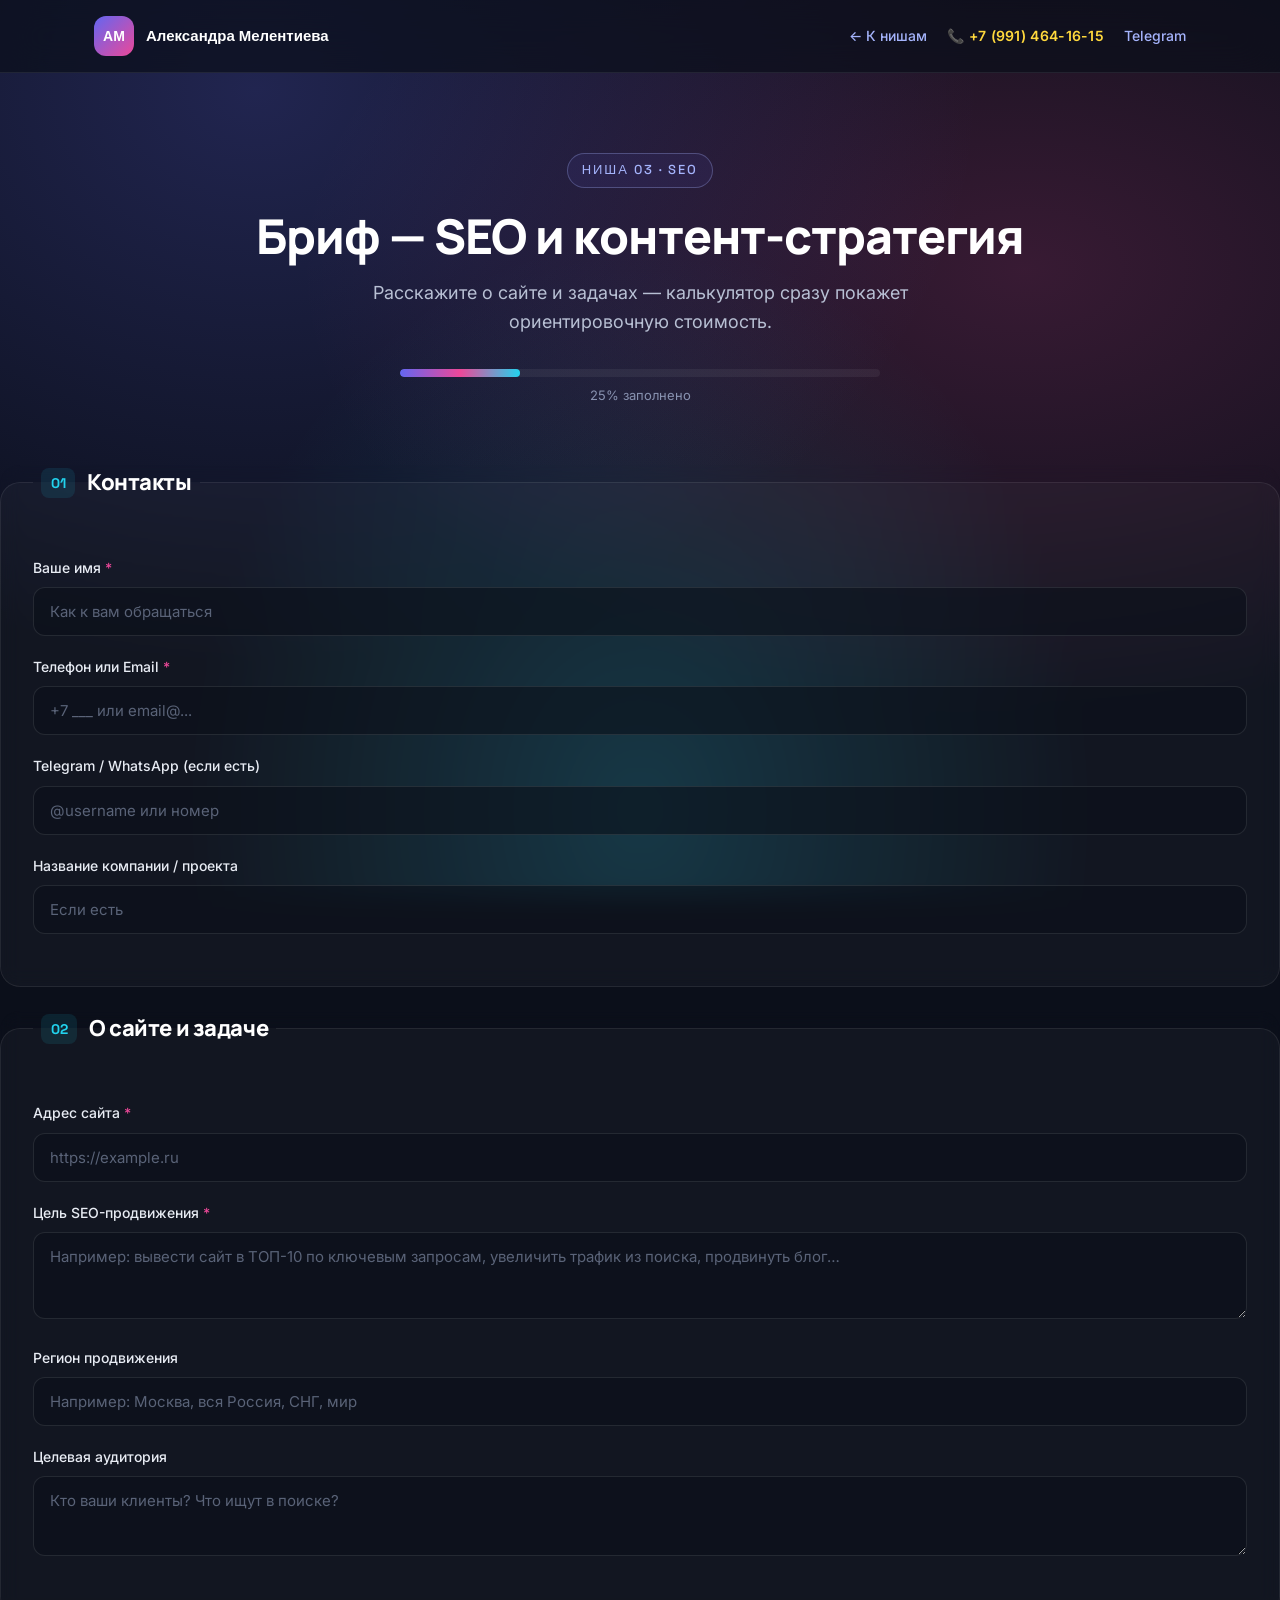
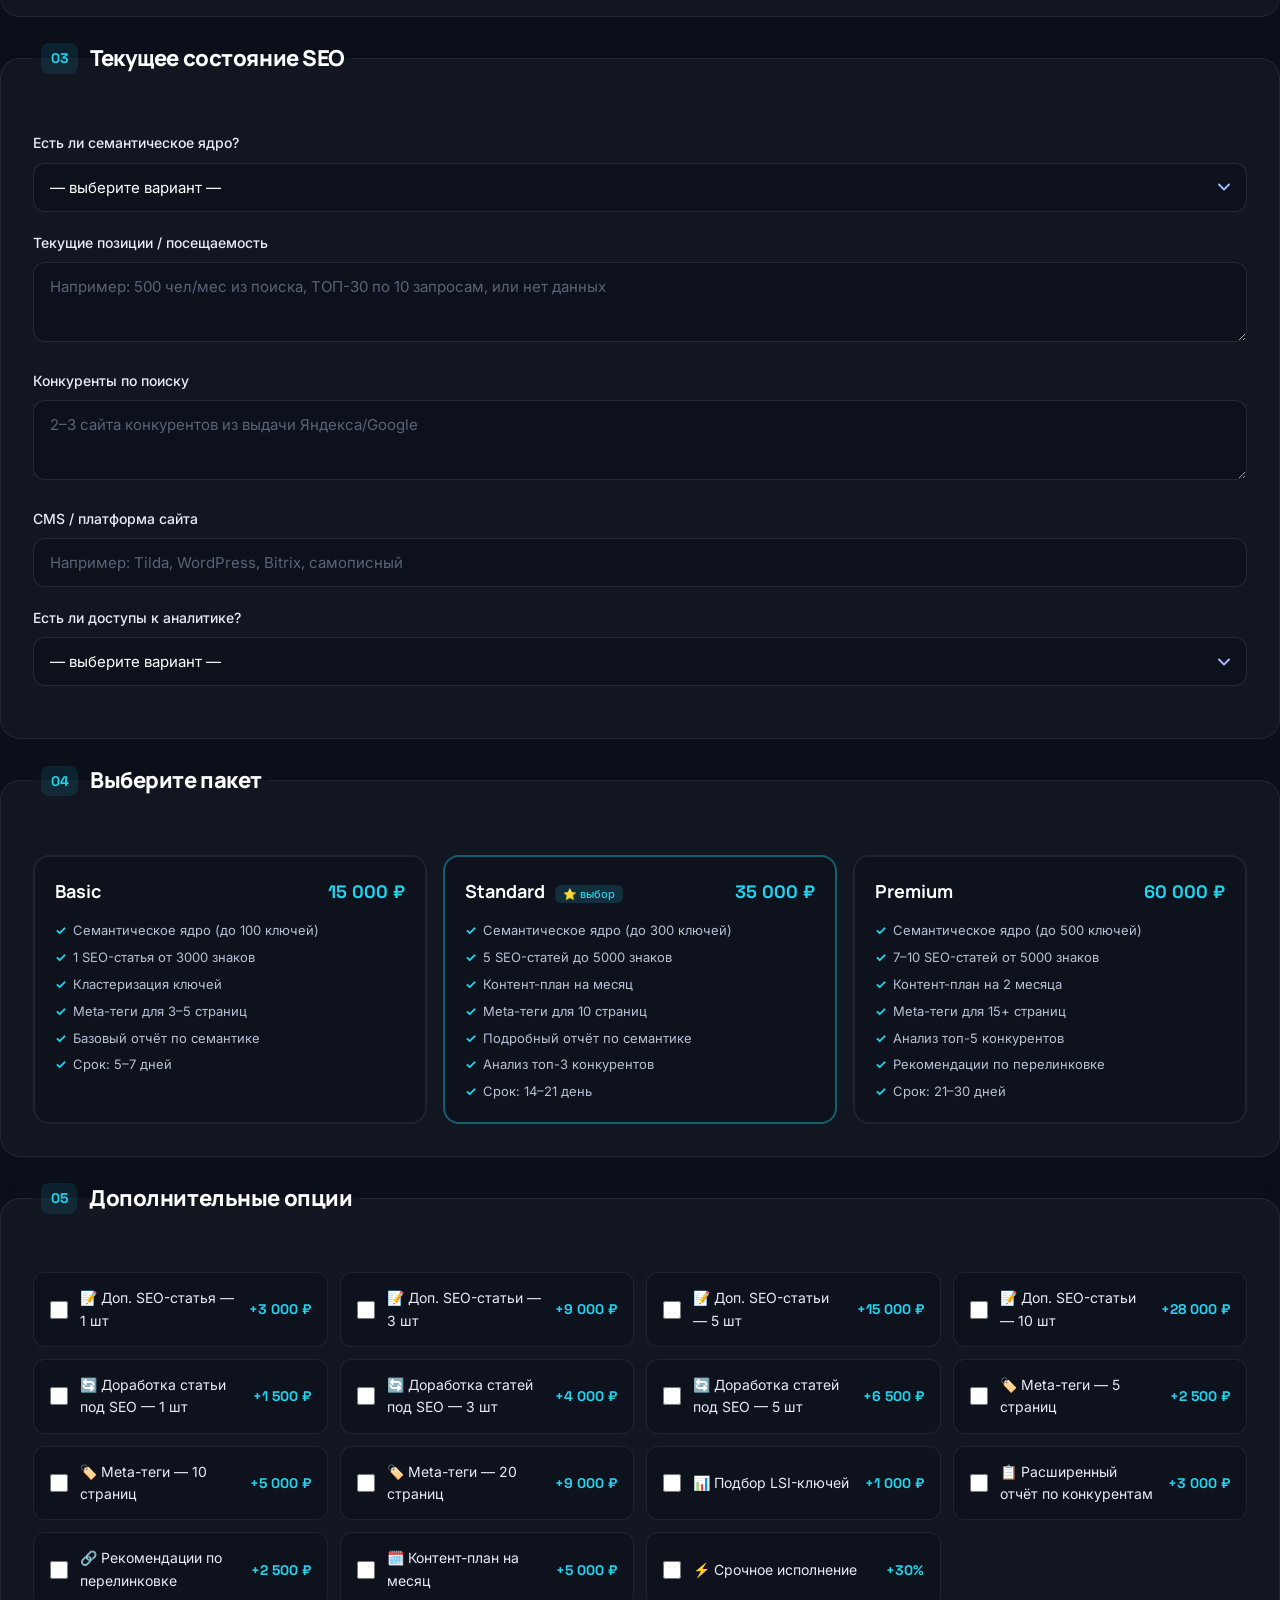
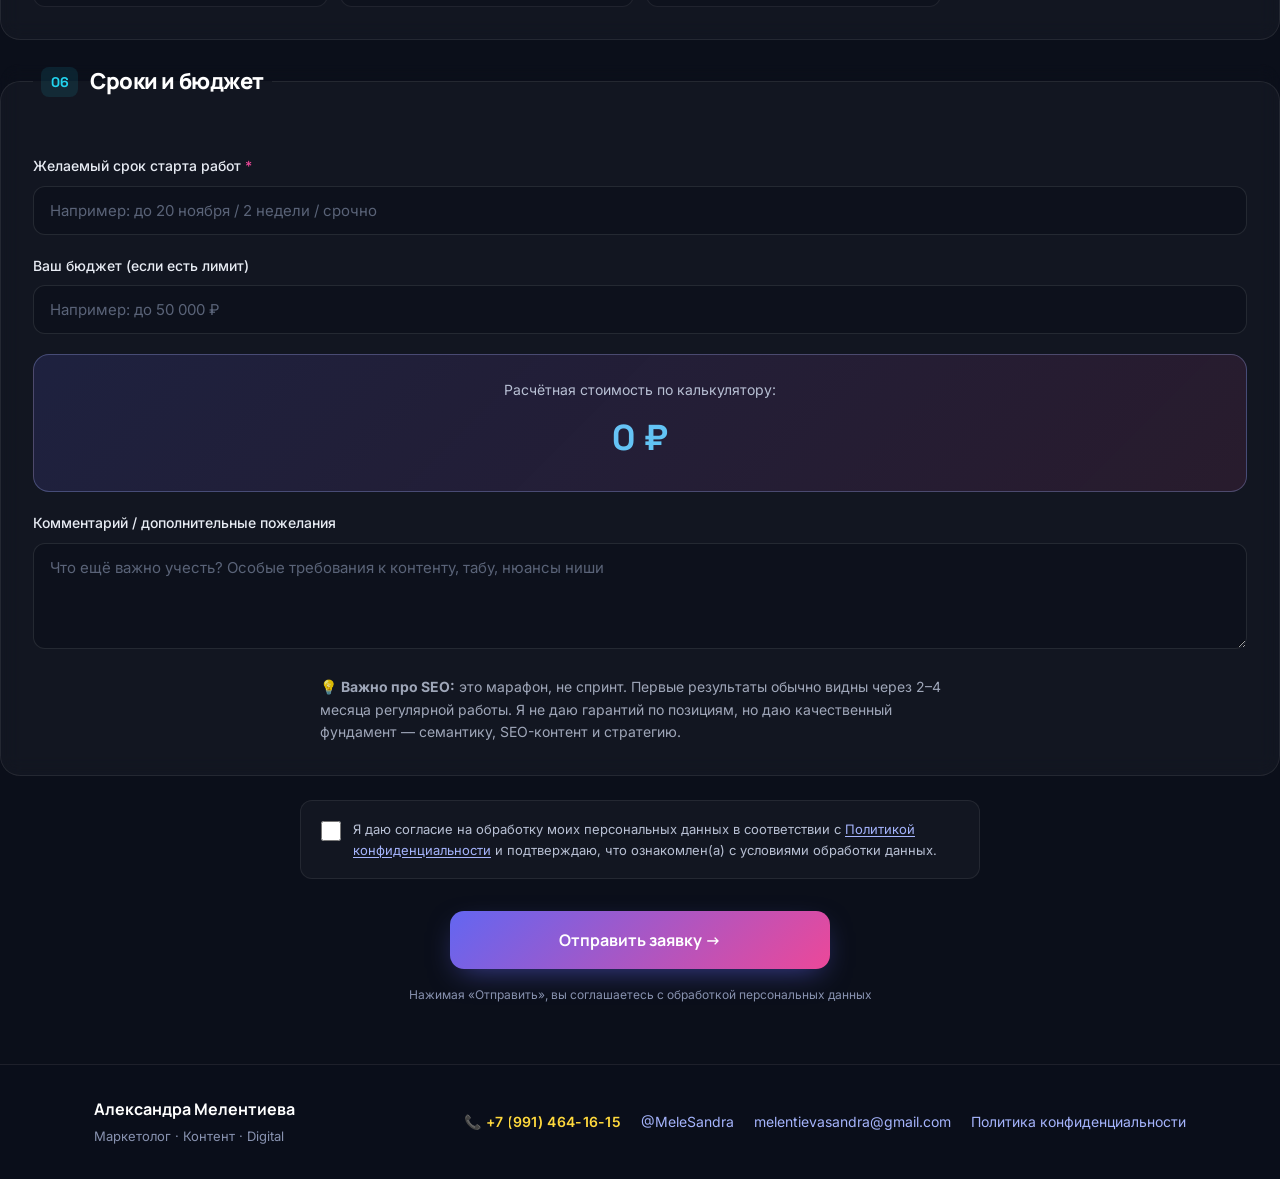
<file: briefs03-seo.html>
<!DOCTYPE html>
<html lang="ru">
<head>
<meta charset="UTF-8">
<meta name="viewport" content="width=device-width, initial-scale=1.0">
<title>Бриф — SEO и контент-стратегия</title>
<link rel="preconnect" href="https://fonts.googleapis.com">
<link rel="preconnect" href="https://fonts.gstatic.com" crossorigin>
<link href="https://fonts.googleapis.com/css2?family=Manrope:wght@400;500;600;700;800&family=Inter:wght@400;500;600&family=Space+Grotesk:wght@500;700&display=swap" rel="stylesheet">
<link rel="stylesheet" href="style.css">
</head>
<body class="theme-dark">

<header class="site-header">
  <div class="container header-inner">
    <a href="index.html" class="logo">
      <span class="logo-mark">АМ</span>
      <span class="logo-text">Александра Мелентиева</span>
    </a>
    <nav class="contacts-nav">
      <a href="index.html">← К нишам</a>
      <a href="tel:+79914641615">📞 +7 (991) 464-16-15</a>
      <a href="https://t.me/MeleSandra" target="_blank" rel="noopener">Telegram</a>
    </nav>
  </div>
</header>

<main>
  <section class="brief-hero">
    <div class="container">
      <p class="eyebrow">Ниша 03 · SEO</p>
      <h1>Бриф — SEO и контент-стратегия</h1>
      <p class="hero-sub">Расскажите о сайте и задачах — калькулятор сразу покажет ориентировочную стоимость.</p>
      <div class="progress-bar"><div class="progress-fill" id="progressFill"></div></div>
      <p class="progress-text"><span id="progressText">0</span>% заполнено</p>
    </div>
  </section>

  <form id="briefForm">

    <!-- Скрытые поля для CRM (Make + Google Sheets) -->
    <input type="hidden" name="Ниша" value="SEO и контент-стратегия">
    <input type="hidden" name="Ниша_ID" value="seo">
    <input type="hidden" name="Платформа" value="https://alexandra-melenteva.github.io/brief-melentieva/">

    <fieldset class="form-block">
      <legend><span class="block-num">01</span> Контакты</legend>

      <label class="field">
        <span class="field-label">Ваше имя <em>*</em></span>
        <input type="text" name="Имя" required placeholder="Как к вам обращаться">
      </label>

      <label class="field">
        <span class="field-label">Телефон или Email <em>*</em></span>
        <input type="text" name="Контакт" required placeholder="+7 ___ или email@...">
      </label>

      <label class="field">
        <span class="field-label">Telegram / WhatsApp (если есть)</span>
        <input type="text" name="Мессенджер" placeholder="@username или номер">
      </label>

      <label class="field">
        <span class="field-label">Название компании / проекта</span>
        <input type="text" name="Компания" placeholder="Если есть">
      </label>
    </fieldset>

    <fieldset class="form-block">
      <legend><span class="block-num">02</span> О сайте и задаче</legend>

      <label class="field">
        <span class="field-label">Адрес сайта <em>*</em></span>
        <input type="text" name="Адрес_сайта" required placeholder="https://example.ru">
      </label>

      <label class="field">
        <span class="field-label">Цель SEO-продвижения <em>*</em></span>
        <textarea name="Цель_SEO" required rows="3" placeholder="Например: вывести сайт в ТОП-10 по ключевым запросам, увеличить трафик из поиска, продвинуть блог…"></textarea>
      </label>

      <label class="field">
        <span class="field-label">Регион продвижения</span>
        <input type="text" name="Регион_продвижения" placeholder="Например: Москва, вся Россия, СНГ, мир">
      </label>

      <label class="field">
        <span class="field-label">Целевая аудитория</span>
        <textarea name="Целевая_аудитория" rows="2" placeholder="Кто ваши клиенты? Что ищут в поиске?"></textarea>
      </label>
    </fieldset>

    <fieldset class="form-block">
      <legend><span class="block-num">03</span> Текущее состояние SEO</legend>

      <label class="field">
        <span class="field-label">Есть ли семантическое ядро?</span>
        <select name="Семантическое_ядро">
          <option value="">— выберите вариант —</option>
          <option value="Да, есть полное">Да, есть полное</option>
          <option value="Частично есть">Частично есть</option>
          <option value="Нет">Нет</option>
          <option value="Не знаю">Не знаю</option>
        </select>
      </label>

      <label class="field">
        <span class="field-label">Текущие позиции / посещаемость</span>
        <textarea name="Текущие_позиции" rows="2" placeholder="Например: 500 чел/мес из поиска, ТОП-30 по 10 запросам, или нет данных"></textarea>
      </label>

      <label class="field">
        <span class="field-label">Конкуренты по поиску</span>
        <textarea name="Конкуренты" rows="2" placeholder="2–3 сайта конкурентов из выдачи Яндекса/Google"></textarea>
      </label>

      <label class="field">
        <span class="field-label">CMS / платформа сайта</span>
        <input type="text" name="CMS_платформа" placeholder="Например: Tilda, WordPress, Bitrix, самописный">
      </label>

      <label class="field">
        <span class="field-label">Есть ли доступы к аналитике?</span>
        <select name="Доступы_аналитика">
          <option value="">— выберите вариант —</option>
          <option value="Да, Метрика + Analytics">Да, Метрика + Analytics</option>
          <option value="Только Яндекс.Метрика">Только Яндекс.Метрика</option>
          <option value="Только Google Analytics">Только Google Analytics</option>
          <option value="Нет аналитики">Нет аналитики</option>
          <option value="Не знаю">Не знаю</option>
        </select>
      </label>
    </fieldset>

    <fieldset class="form-block">
      <legend><span class="block-num">04</span> Выберите пакет</legend>

      <div class="packages">
        <label class="pkg-card">
          <input type="radio" name="Пакет" value="Basic — 15 000 ₽" data-price="15000" required>
          <div class="pkg-inner">
            <div class="pkg-head">
              <span class="pkg-name">Basic</span>
              <span class="pkg-price">15 000 ₽</span>
            </div>
            <ul>
              <li>Семантическое ядро (до 100 ключей)</li>
              <li>1 SEO-статья от 3000 знаков</li>
              <li>Кластеризация ключей</li>
              <li>Meta-теги для 3–5 страниц</li>
              <li>Базовый отчёт по семантике</li>
              <li>Срок: 5–7 дней</li>
            </ul>
          </div>
        </label>

        <label class="pkg-card pkg-recommended">
          <input type="radio" name="Пакет" value="Standard — 35 000 ₽" data-price="35000">
          <div class="pkg-inner">
            <div class="pkg-head">
              <span class="pkg-name">Standard <span class="badge">⭐ выбор</span></span>
              <span class="pkg-price">35 000 ₽</span>
            </div>
            <ul>
              <li>Семантическое ядро (до 300 ключей)</li>
              <li>5 SEO-статей до 5000 знаков</li>
              <li>Контент-план на месяц</li>
              <li>Meta-теги для 10 страниц</li>
              <li>Подробный отчёт по семантике</li>
              <li>Анализ топ-3 конкурентов</li>
              <li>Срок: 14–21 день</li>
            </ul>
          </div>
        </label>

        <label class="pkg-card">
          <input type="radio" name="Пакет" value="Premium — 60 000 ₽" data-price="60000">
          <div class="pkg-inner">
            <div class="pkg-head">
              <span class="pkg-name">Premium</span>
              <span class="pkg-price">60 000 ₽</span>
            </div>
            <ul>
              <li>Семантическое ядро (до 500 ключей)</li>
              <li>7–10 SEO-статей от 5000 знаков</li>
              <li>Контент-план на 2 месяца</li>
              <li>Meta-теги для 15+ страниц</li>
              <li>Анализ топ-5 конкурентов</li>
              <li>Рекомендации по перелинковке</li>
              <li>Срок: 21–30 дней</li>
            </ul>
          </div>
        </label>
      </div>
    </fieldset>

    <fieldset class="form-block">
      <legend><span class="block-num">05</span> Дополнительные опции</legend>

      <div class="options">

        <!-- Доп. SEO-статьи (пресеты) -->
        <label class="opt-card">
          <input type="checkbox" name="Доп_опции" value="Доп. SEO-статья — 1 шт (+3 000 ₽)" data-price="3000">
          <span>📝 Доп. SEO-статья — 1 шт</span><b>+3 000 ₽</b>
        </label>
        <label class="opt-card">
          <input type="checkbox" name="Доп_опции" value="Доп. SEO-статьи — 3 шт (+9 000 ₽)" data-price="9000">
          <span>📝 Доп. SEO-статьи — 3 шт</span><b>+9 000 ₽</b>
        </label>
        <label class="opt-card">
          <input type="checkbox" name="Доп_опции" value="Доп. SEO-статьи — 5 шт (+15 000 ₽)" data-price="15000">
          <span>📝 Доп. SEO-статьи — 5 шт</span><b>+15 000 ₽</b>
        </label>
        <label class="opt-card">
          <input type="checkbox" name="Доп_опции" value="Доп. SEO-статьи — 10 шт (+28 000 ₽)" data-price="28000">
          <span>📝 Доп. SEO-статьи — 10 шт</span><b>+28 000 ₽</b>
        </label>

        <!-- Доработка существующих статей (пресеты) -->
        <label class="opt-card">
          <input type="checkbox" name="Доп_опции" value="Доработка статьи под SEO — 1 шт (+1 500 ₽)" data-price="1500">
          <span>🔄 Доработка статьи под SEO — 1 шт</span><b>+1 500 ₽</b>
        </label>
        <label class="opt-card">
          <input type="checkbox" name="Доп_опции" value="Доработка статей под SEO — 3 шт (+4 000 ₽)" data-price="4000">
          <span>🔄 Доработка статей под SEO — 3 шт</span><b>+4 000 ₽</b>
        </label>
        <label class="opt-card">
          <input type="checkbox" name="Доп_опции" value="Доработка статей под SEO — 5 шт (+6 500 ₽)" data-price="6500">
          <span>🔄 Доработка статей под SEO — 5 шт</span><b>+6 500 ₽</b>
        </label>

        <!-- Meta-теги (пресеты) -->
        <label class="opt-card">
          <input type="checkbox" name="Доп_опции" value="Meta-теги — 5 страниц (+2 500 ₽)" data-price="2500">
          <span>🏷️ Meta-теги — 5 страниц</span><b>+2 500 ₽</b>
        </label>
        <label class="opt-card">
          <input type="checkbox" name="Доп_опции" value="Meta-теги — 10 страниц (+5 000 ₽)" data-price="5000">
          <span>🏷️ Meta-теги — 10 страниц</span><b>+5 000 ₽</b>
        </label>
        <label class="opt-card">
          <input type="checkbox" name="Доп_опции" value="Meta-теги — 20 страниц (+9 000 ₽)" data-price="9000">
          <span>🏷️ Meta-теги — 20 страниц</span><b>+9 000 ₽</b>
        </label>

        <!-- Простые опции -->
        <label class="opt-card">
          <input type="checkbox" name="Доп_опции" value="Подбор LSI-ключей (+1 000 ₽)" data-price="1000">
          <span>📊 Подбор LSI-ключей</span><b>+1 000 ₽</b>
        </label>
        <label class="opt-card">
          <input type="checkbox" name="Доп_опции" value="Расширенный отчёт по конкурентам (+3 000 ₽)" data-price="3000">
          <span>📋 Расширенный отчёт по конкурентам</span><b>+3 000 ₽</b>
        </label>
        <label class="opt-card">
          <input type="checkbox" name="Доп_опции" value="Рекомендации по перелинковке (+2 500 ₽)" data-price="2500">
          <span>🔗 Рекомендации по перелинковке</span><b>+2 500 ₽</b>
        </label>
        <label class="opt-card">
          <input type="checkbox" name="Доп_опции" value="Контент-план на месяц (+5 000 ₽)" data-price="5000">
          <span>🗓️ Контент-план на месяц</span><b>+5 000 ₽</b>
        </label>

        <!-- Срочное исполнение -->
        <label class="opt-card opt-urgent">
          <input type="checkbox" name="Доп_опции" value="Срочное исполнение (+30%)" data-percent="30">
          <span>⚡ Срочное исполнение</span><b>+30%</b>
        </label>
      </div>
    </fieldset>

    <fieldset class="form-block">
      <legend><span class="block-num">06</span> Сроки и бюджет</legend>

      <label class="field">
        <span class="field-label">Желаемый срок старта работ <em>*</em></span>
        <input type="text" name="Срок" required placeholder="Например: до 20 ноября / 2 недели / срочно">
      </label>

      <label class="field">
        <span class="field-label">Ваш бюджет (если есть лимит)</span>
        <input type="text" name="Бюджет" placeholder="Например: до 50 000 ₽">
      </label>

      <div class="total-box">
        <div class="total-label">Расчётная стоимость по калькулятору:</div>
        <div class="total-value" id="totalValue">0 ₽</div>
        <input type="hidden" name="Итог_калькулятора" id="totalHidden" value="0 ₽">
      </div>

      <label class="field">
        <span class="field-label">Комментарий / дополнительные пожелания</span>
        <textarea name="Комментарий" rows="4" placeholder="Что ещё важно учесть? Особые требования к контенту, табу, нюансы ниши"></textarea>
      </label>

      <p class="hero-sub" style="margin-top:16px; font-size:14px; opacity:0.85;">
        💡 <strong>Важно про SEO:</strong> это марафон, не спринт. Первые результаты обычно видны через 2–4 месяца регулярной работы. Я не даю гарантий по позициям, но даю качественный фундамент — семантику, SEO-контент и стратегию.
      </p>
    </fieldset>

    <!-- Блок согласия на обработку персональных данных -->
    <div class="consent-block">
      <label class="consent-label">
        <input type="checkbox" id="consentCheckbox" name="Согласие_ПД" value="Дано" required>
        <span class="consent-text">
          Я даю согласие на обработку моих персональных данных в соответствии с
          <a href="privacy.html" target="_blank" rel="noopener">Политикой конфиденциальности</a>
          и подтверждаю, что ознакомлен(а) с условиями обработки данных.
        </span>
      </label>
    </div>

    <button type="submit" class="btn-submit">Отправить заявку →</button>
    <p class="form-note">Нажимая «Отправить», вы соглашаетесь с обработкой персональных данных</p>

  </form>
</main>

<footer class="site-footer">
  <div class="container footer-inner">
    <div>
      <p class="footer-name">Александра Мелентиева</p>
      <p class="footer-role">Маркетолог · Контент · Digital</p>
    </div>
    <div class="footer-contacts">
      <a href="tel:+79914641615">📞 +7 (991) 464-16-15</a>
      <a href="https://t.me/MeleSandra" target="_blank" rel="noopener">@MeleSandra</a>
      <a href="mailto:melentievasandra@gmail.com">melentievasandra@gmail.com</a>      
      <a href="privacy.html">Политика конфиденциальности</a>
    </div>
  </div>
</footer>

<script src="script.js"></script>
</body>
</html>
</file>
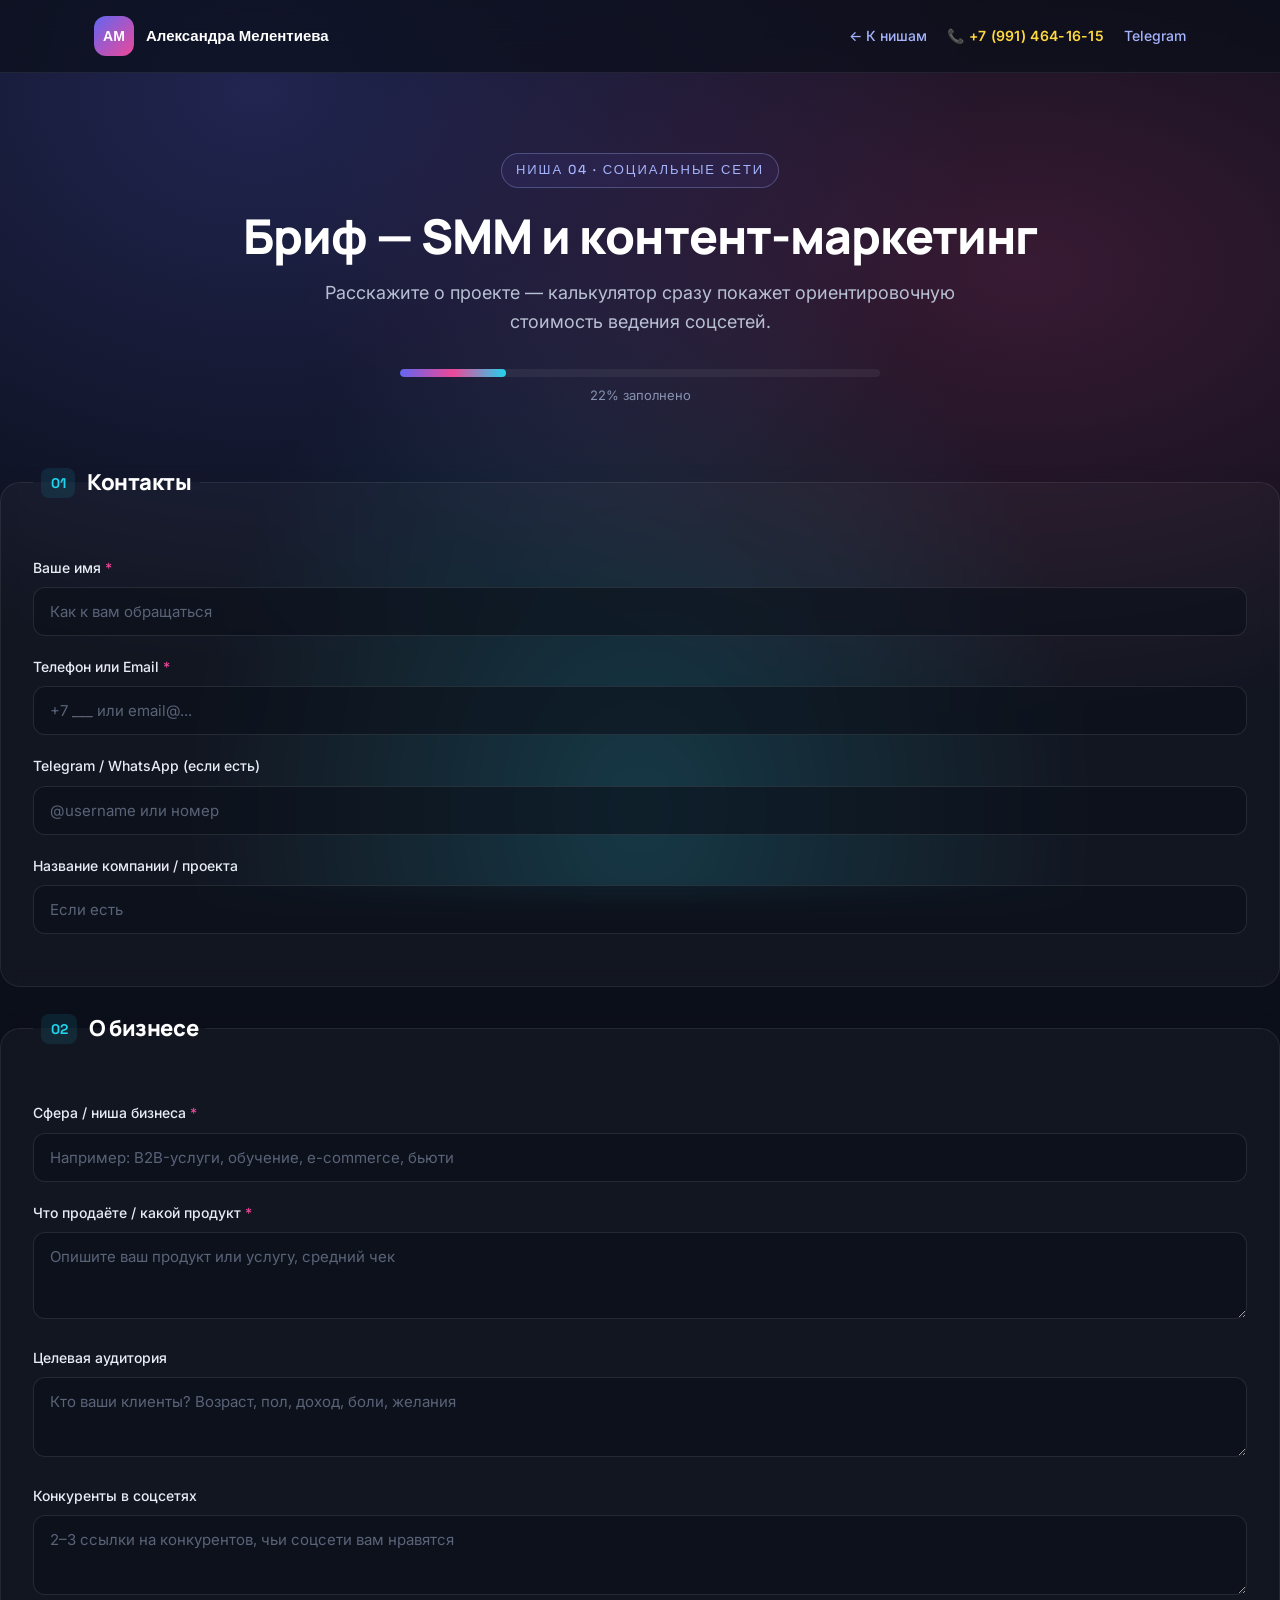
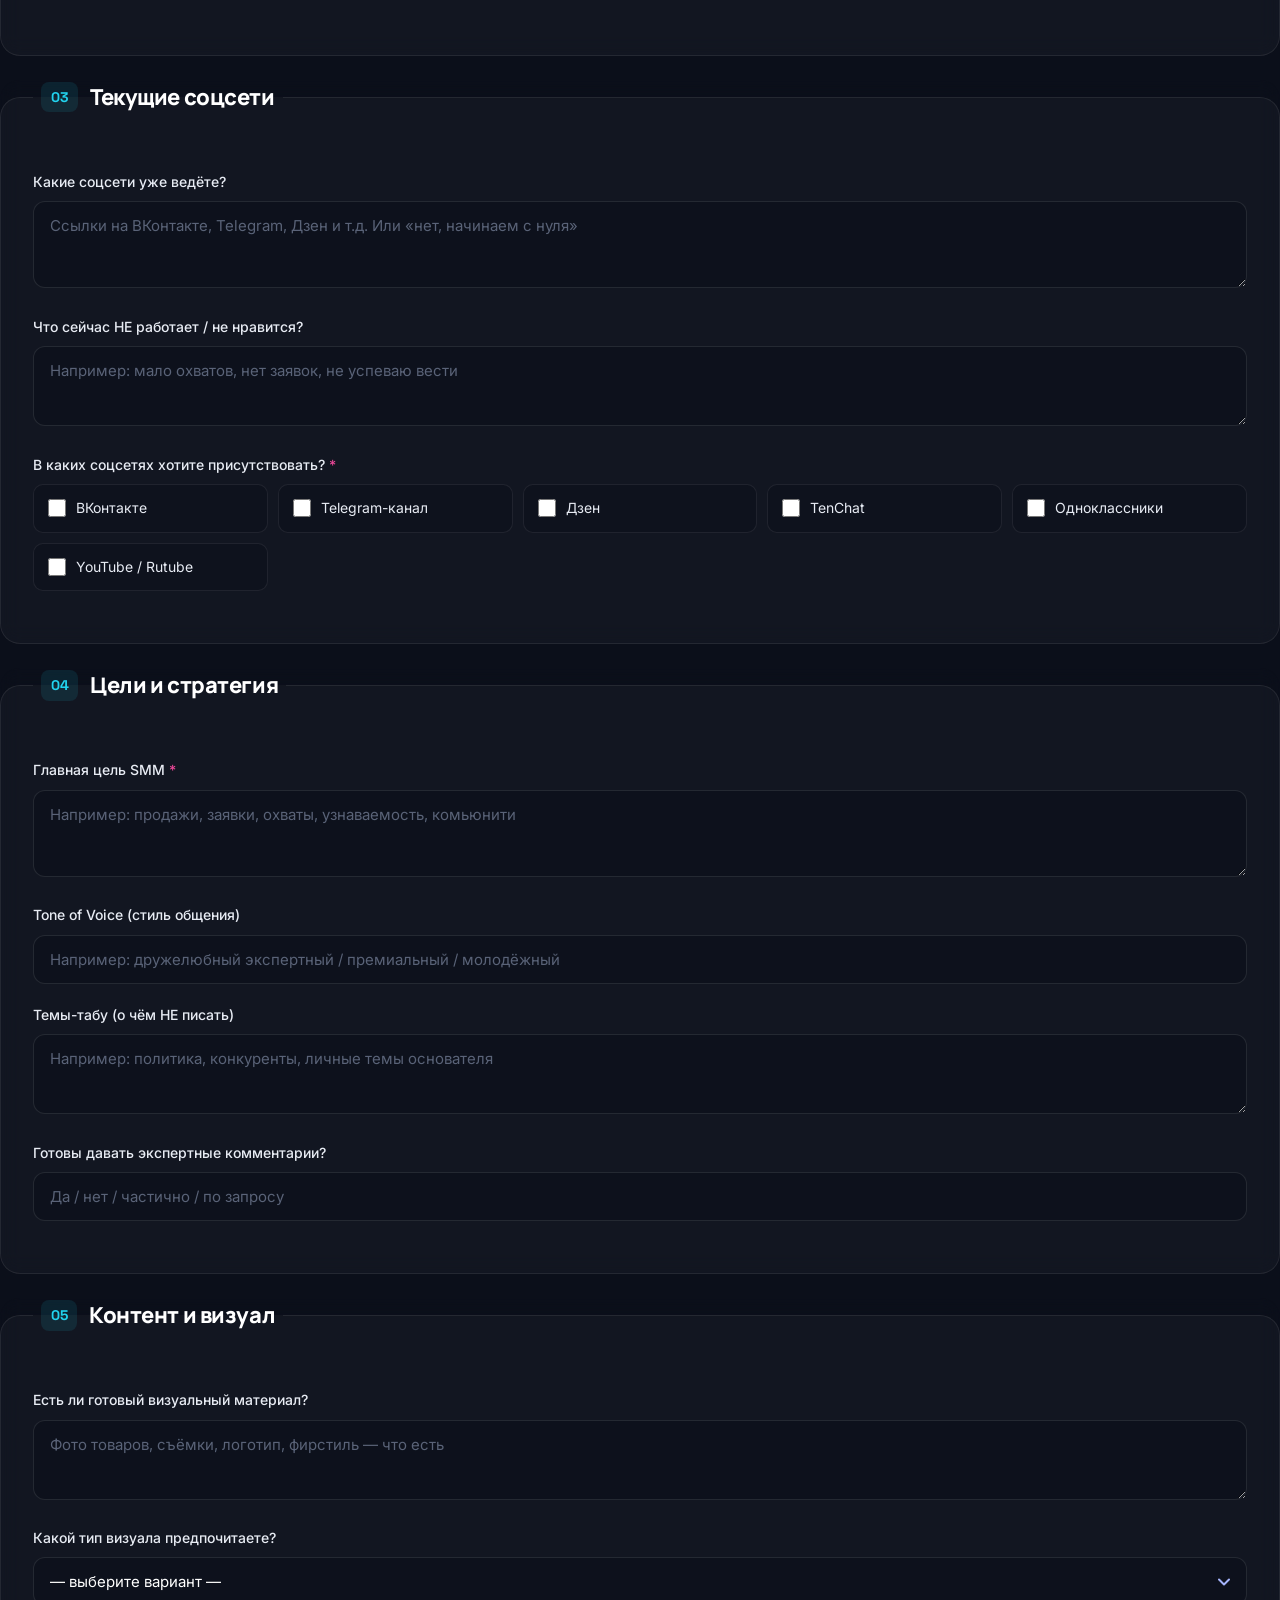
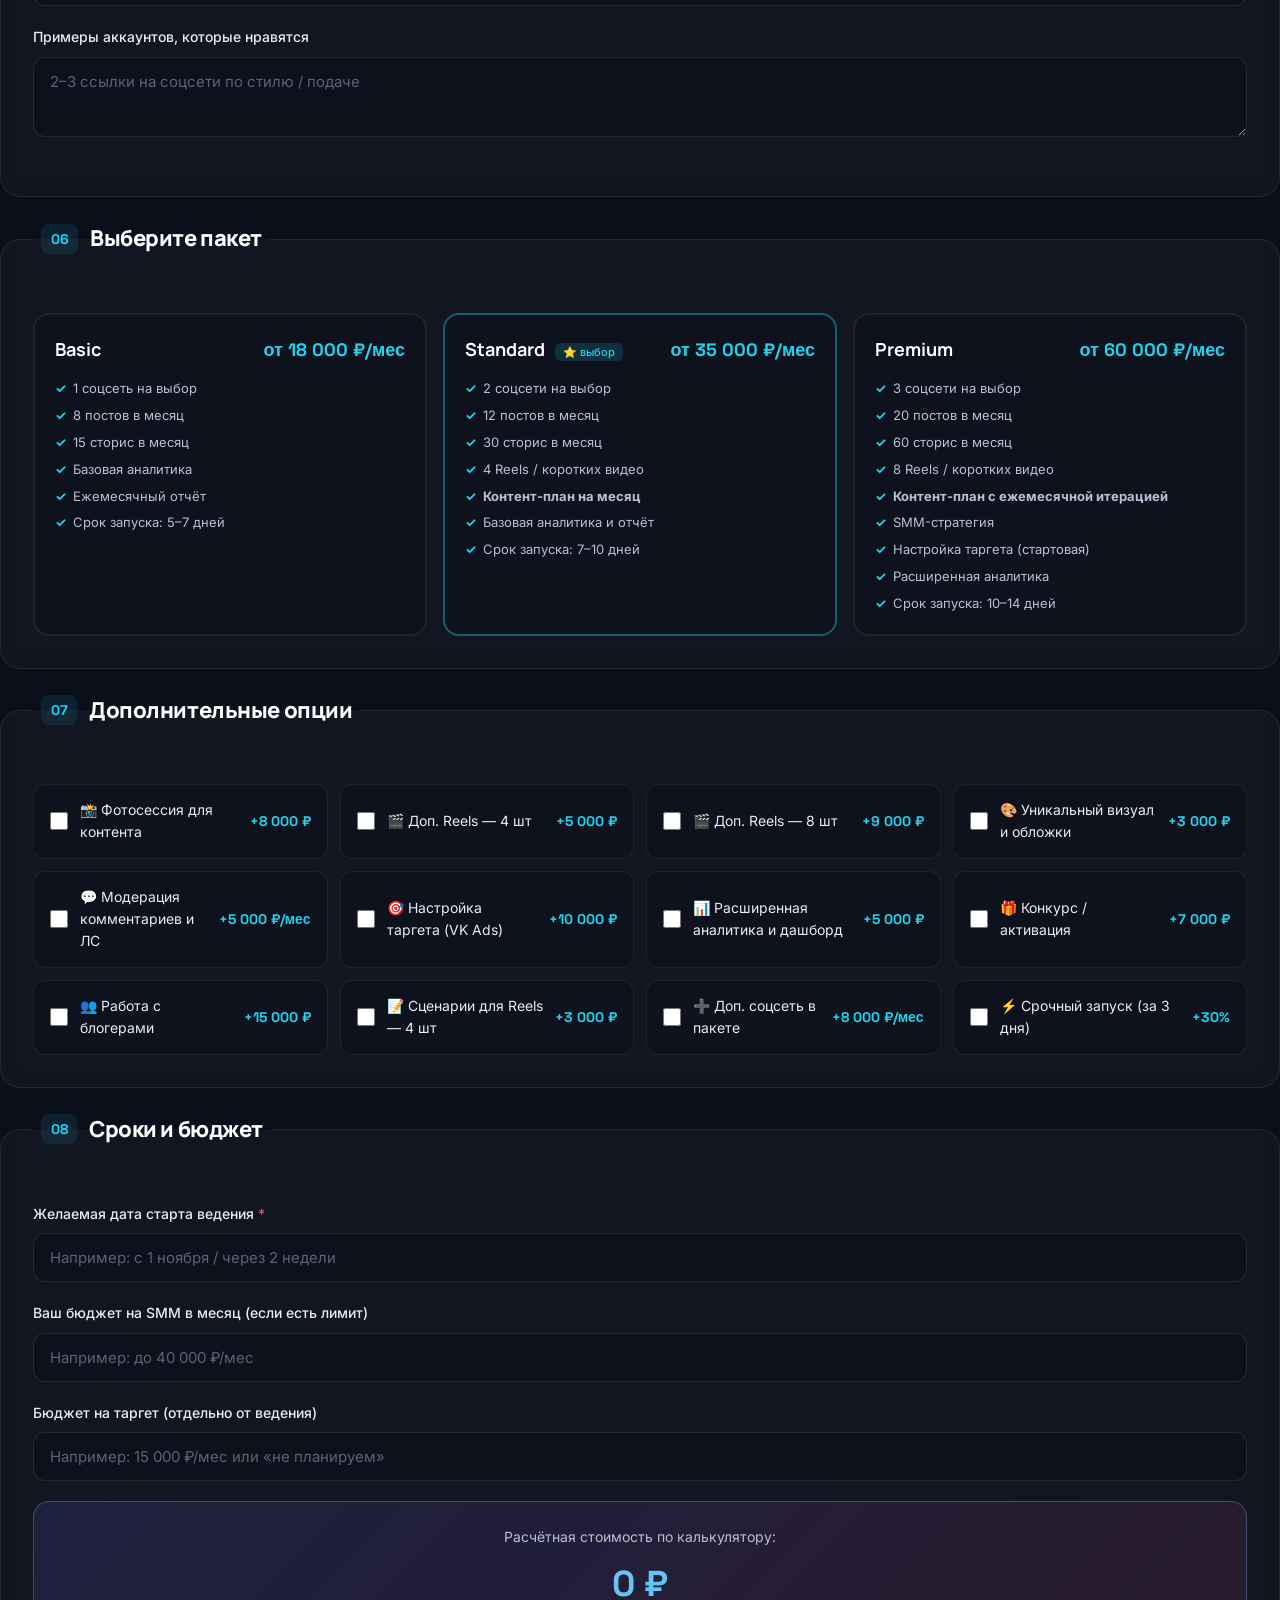
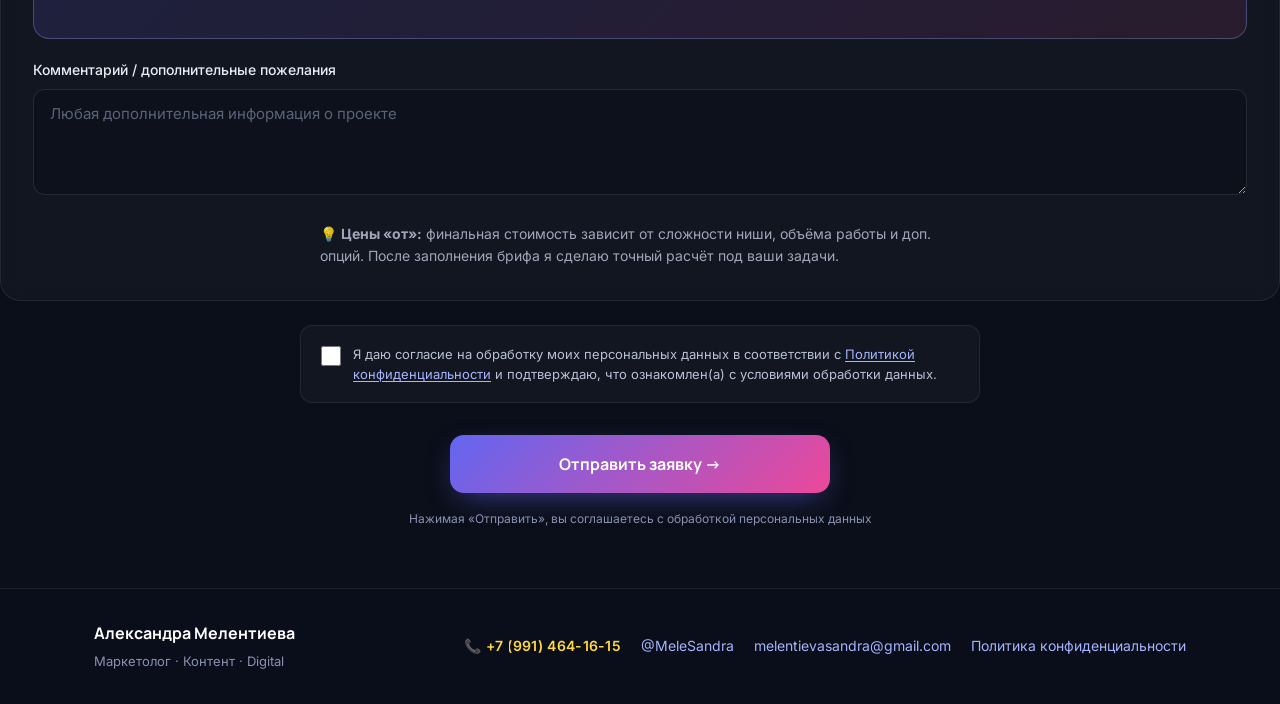
<file: briefs04-smm.html>
<!DOCTYPE html>
<html lang="ru">
<head>
<meta charset="UTF-8">
<meta name="viewport" content="width=device-width, initial-scale=1.0">
<title>Бриф — SMM и контент-маркетинг</title>
<link rel="preconnect" href="https://fonts.googleapis.com">
<link rel="preconnect" href="https://fonts.gstatic.com" crossorigin>
<link href="https://fonts.googleapis.com/css2?family=Manrope:wght@400;500;600;700;800&family=Inter:wght@400;500;600&family=Space+Grotesk:wght@500;700&display=swap" rel="stylesheet">
<link rel="stylesheet" href="style.css">
</head>
<body class="theme-dark">

<header class="site-header">
  <div class="container header-inner">
    <a href="index.html" class="logo">
      <span class="logo-mark">АМ</span>
      <span class="logo-text">Александра Мелентиева</span>
    </a>
    <nav class="contacts-nav">
      <a href="index.html">← К нишам</a>
      <a href="tel:+79914641615">📞 +7 (991) 464-16-15</a>
      <a href="https://t.me/MeleSandra" target="_blank" rel="noopener">Telegram</a>
    </nav>
  </div>
</header>

<main>
  <section class="brief-hero">
    <div class="container">
      <p class="eyebrow">Ниша 04 · Социальные сети</p>
      <h1>Бриф — SMM и контент-маркетинг</h1>
      <p class="hero-sub">Расскажите о проекте — калькулятор сразу покажет ориентировочную стоимость ведения соцсетей.</p>
      <div class="progress-bar"><div class="progress-fill" id="progressFill"></div></div>
      <p class="progress-text"><span id="progressText">0</span>% заполнено</p>
    </div>
  </section>

  <form id="briefForm">

    <!-- Скрытые поля для CRM (Make + Google Sheets) -->
    <input type="hidden" name="Ниша" value="SMM и контент-маркетинг">
    <input type="hidden" name="Ниша_ID" value="smm">
    <input type="hidden" name="Платформа" value="https://alexandra-melenteva.github.io/brief-melentieva/">

    <fieldset class="form-block">
      <legend><span class="block-num">01</span> Контакты</legend>

      <label class="field">
        <span class="field-label">Ваше имя <em>*</em></span>
        <input type="text" name="Имя" required placeholder="Как к вам обращаться">
      </label>

      <label class="field">
        <span class="field-label">Телефон или Email <em>*</em></span>
        <input type="text" name="Контакт" required placeholder="+7 ___ или email@...">
      </label>

      <label class="field">
        <span class="field-label">Telegram / WhatsApp (если есть)</span>
        <input type="text" name="Мессенджер" placeholder="@username или номер">
      </label>

      <label class="field">
        <span class="field-label">Название компании / проекта</span>
        <input type="text" name="Компания" placeholder="Если есть">
      </label>
    </fieldset>

    <fieldset class="form-block">
      <legend><span class="block-num">02</span> О бизнесе</legend>

      <label class="field">
        <span class="field-label">Сфера / ниша бизнеса <em>*</em></span>
        <input type="text" name="Сфера_бизнеса" required placeholder="Например: B2B-услуги, обучение, e-commerce, бьюти">
      </label>

      <label class="field">
        <span class="field-label">Что продаёте / какой продукт <em>*</em></span>
        <textarea name="Продукт_услуга" required rows="3" placeholder="Опишите ваш продукт или услугу, средний чек"></textarea>
      </label>

      <label class="field">
        <span class="field-label">Целевая аудитория</span>
        <textarea name="Целевая_аудитория" rows="2" placeholder="Кто ваши клиенты? Возраст, пол, доход, боли, желания"></textarea>
      </label>

      <label class="field">
        <span class="field-label">Конкуренты в соцсетях</span>
        <textarea name="Конкуренты" rows="2" placeholder="2–3 ссылки на конкурентов, чьи соцсети вам нравятся"></textarea>
      </label>
    </fieldset>

    <fieldset class="form-block">
      <legend><span class="block-num">03</span> Текущие соцсети</legend>

      <label class="field">
        <span class="field-label">Какие соцсети уже ведёте?</span>
        <textarea name="Текущие_соцсети" rows="3" placeholder="Ссылки на ВКонтакте, Telegram, Дзен и т.д. Или «нет, начинаем с нуля»"></textarea>
      </label>

      <label class="field">
        <span class="field-label">Что сейчас НЕ работает / не нравится?</span>
        <textarea name="Проблемы_текущие" rows="2" placeholder="Например: мало охватов, нет заявок, не успеваю вести"></textarea>
      </label>

      <label class="field">
        <span class="field-label">В каких соцсетях хотите присутствовать? <em>*</em></span>
        <div class="checkbox-grid">
          <label class="check-item"><input type="checkbox" name="Выбор_соцсетей" value="ВКонтакте"> ВКонтакте</label>
          <label class="check-item"><input type="checkbox" name="Выбор_соцсетей" value="Telegram-канал"> Telegram-канал</label>
          <label class="check-item"><input type="checkbox" name="Выбор_соцсетей" value="Дзен"> Дзен</label>
          <label class="check-item"><input type="checkbox" name="Выбор_соцсетей" value="TenChat"> TenChat</label>
          <label class="check-item"><input type="checkbox" name="Выбор_соцсетей" value="Одноклассники"> Одноклассники</label>
          <label class="check-item"><input type="checkbox" name="Выбор_соцсетей" value="YouTube / Rutube"> YouTube / Rutube</label>
        </div>
      </label>
    </fieldset>

    <fieldset class="form-block">
      <legend><span class="block-num">04</span> Цели и стратегия</legend>

      <label class="field">
        <span class="field-label">Главная цель SMM <em>*</em></span>
        <textarea name="Цель_SMM" required rows="3" placeholder="Например: продажи, заявки, охваты, узнаваемость, комьюнити"></textarea>
      </label>

      <label class="field">
        <span class="field-label">Tone of Voice (стиль общения)</span>
        <input type="text" name="Tone_of_Voice" placeholder="Например: дружелюбный экспертный / премиальный / молодёжный">
      </label>

      <label class="field">
        <span class="field-label">Темы-табу (о чём НЕ писать)</span>
        <textarea name="Темы_табу" rows="2" placeholder="Например: политика, конкуренты, личные темы основателя"></textarea>
      </label>

      <label class="field">
        <span class="field-label">Готовы давать экспертные комментарии?</span>
        <input type="text" name="Эксперт_комментарии" placeholder="Да / нет / частично / по запросу">
      </label>
    </fieldset>

    <fieldset class="form-block">
      <legend><span class="block-num">05</span> Контент и визуал</legend>

      <label class="field">
        <span class="field-label">Есть ли готовый визуальный материал?</span>
        <textarea name="Визуал_наличие" rows="2" placeholder="Фото товаров, съёмки, логотип, фирстиль — что есть"></textarea>
      </label>

      <label class="field">
        <span class="field-label">Какой тип визуала предпочитаете?</span>
        <select name="Тип_визуала">
          <option value="">— выберите вариант —</option>
          <option value="Минимализм / типографика">Минимализм / типографика</option>
          <option value="Фото-контент / лайфстайл">Фото-контент / лайфстайл</option>
          <option value="Иллюстрации / графика">Иллюстрации / графика</option>
          <option value="Яркий / кричащий">Яркий / кричащий</option>
          <option value="Премиум / люкс">Премиум / люкс</option>
          <option value="Не знаю, нужна помощь">Не знаю, нужна помощь</option>
        </select>
      </label>

      <label class="field">
        <span class="field-label">Примеры аккаунтов, которые нравятся</span>
        <textarea name="Референсы_аккаунтов" rows="2" placeholder="2–3 ссылки на соцсети по стилю / подаче"></textarea>
      </label>
    </fieldset>

    <fieldset class="form-block">
      <legend><span class="block-num">06</span> Выберите пакет</legend>

      <div class="packages">
        <label class="pkg-card">
          <input type="radio" name="Пакет" value="Basic — от 18 000 ₽/мес" data-price="18000" required>
          <div class="pkg-inner">
            <div class="pkg-head">
              <span class="pkg-name">Basic</span>
              <span class="pkg-price">от 18 000 ₽/мес</span>
            </div>
            <ul>
              <li>1 соцсеть на выбор</li>
              <li>8 постов в месяц</li>
              <li>15 сторис в месяц</li>
              <li>Базовая аналитика</li>
              <li>Ежемесячный отчёт</li>
              <li>Срок запуска: 5–7 дней</li>
            </ul>
          </div>
        </label>

        <label class="pkg-card pkg-recommended">
          <input type="radio" name="Пакет" value="Standard — от 35 000 ₽/мес" data-price="35000">
          <div class="pkg-inner">
            <div class="pkg-head">
              <span class="pkg-name">Standard <span class="badge">⭐ выбор</span></span>
              <span class="pkg-price">от 35 000 ₽/мес</span>
            </div>
            <ul>
              <li>2 соцсети на выбор</li>
              <li>12 постов в месяц</li>
              <li>30 сторис в месяц</li>
              <li>4 Reels / коротких видео</li>
              <li><strong>Контент-план на месяц</strong></li>
              <li>Базовая аналитика и отчёт</li>
              <li>Срок запуска: 7–10 дней</li>
            </ul>
          </div>
        </label>

        <label class="pkg-card">
          <input type="radio" name="Пакет" value="Premium — от 60 000 ₽/мес" data-price="60000">
          <div class="pkg-inner">
            <div class="pkg-head">
              <span class="pkg-name">Premium</span>
              <span class="pkg-price">от 60 000 ₽/мес</span>
            </div>
            <ul>
              <li>3 соцсети на выбор</li>
              <li>20 постов в месяц</li>
              <li>60 сторис в месяц</li>
              <li>8 Reels / коротких видео</li>
              <li><strong>Контент-план с ежемесячной итерацией</strong></li>
              <li>SMM-стратегия</li>
              <li>Настройка таргета (стартовая)</li>
              <li>Расширенная аналитика</li>
              <li>Срок запуска: 10–14 дней</li>
            </ul>
          </div>
        </label>
      </div>
    </fieldset>

    <fieldset class="form-block">
      <legend><span class="block-num">07</span> Дополнительные опции</legend>

      <div class="options">
        <label class="opt-card">
          <input type="checkbox" name="Доп_опции" value="Фотосессия для контента (+8 000 ₽)" data-price="8000">
          <span>📸 Фотосессия для контента</span><b>+8 000 ₽</b>
        </label>
        <label class="opt-card">
          <input type="checkbox" name="Доп_опции" value="Доп. Reels — 4 шт (+5 000 ₽)" data-price="5000">
          <span>🎬 Доп. Reels — 4 шт</span><b>+5 000 ₽</b>
        </label>
        <label class="opt-card">
          <input type="checkbox" name="Доп_опции" value="Доп. Reels — 8 шт (+9 000 ₽)" data-price="9000">
          <span>🎬 Доп. Reels — 8 шт</span><b>+9 000 ₽</b>
        </label>
        <label class="opt-card">
          <input type="checkbox" name="Доп_опции" value="Уникальный визуал и обложки (+3 000 ₽)" data-price="3000">
          <span>🎨 Уникальный визуал и обложки</span><b>+3 000 ₽</b>
        </label>
        <label class="opt-card">
          <input type="checkbox" name="Доп_опции" value="Модерация комментариев и ЛС (+5 000 ₽/мес)" data-price="5000">
          <span>💬 Модерация комментариев и ЛС</span><b>+5 000 ₽/мес</b>
        </label>
        <label class="opt-card">
          <input type="checkbox" name="Доп_опции" value="Настройка таргета VK Ads (+10 000 ₽)" data-price="10000">
          <span>🎯 Настройка таргета (VK Ads)</span><b>+10 000 ₽</b>
        </label>
        <label class="opt-card">
          <input type="checkbox" name="Доп_опции" value="Расширенная аналитика и дашборд (+5 000 ₽)" data-price="5000">
          <span>📊 Расширенная аналитика и дашборд</span><b>+5 000 ₽</b>
        </label>
        <label class="opt-card">
          <input type="checkbox" name="Доп_опции" value="Конкурс / активация (+7 000 ₽)" data-price="7000">
          <span>🎁 Конкурс / активация</span><b>+7 000 ₽</b>
        </label>
        <label class="opt-card">
          <input type="checkbox" name="Доп_опции" value="Работа с блогерами — поиск и бриф (+15 000 ₽)" data-price="15000">
          <span>👥 Работа с блогерами</span><b>+15 000 ₽</b>
        </label>
        <label class="opt-card">
          <input type="checkbox" name="Доп_опции" value="Сценарии для Reels — 4 шт (+3 000 ₽)" data-price="3000">
          <span>📝 Сценарии для Reels — 4 шт</span><b>+3 000 ₽</b>
        </label>
        <label class="opt-card">
          <input type="checkbox" name="Доп_опции" value="Доп. соцсеть в пакете (+8 000 ₽/мес)" data-price="8000">
          <span>➕ Доп. соцсеть в пакете</span><b>+8 000 ₽/мес</b>
        </label>
        <label class="opt-card opt-urgent">
          <input type="checkbox" name="Доп_опции" value="Срочный запуск за 3 дня (+30%)" data-percent="30">
          <span>⚡ Срочный запуск (за 3 дня)</span><b>+30%</b>
        </label>
      </div>
    </fieldset>

    <fieldset class="form-block">
      <legend><span class="block-num">08</span> Сроки и бюджет</legend>

      <label class="field">
        <span class="field-label">Желаемая дата старта ведения <em>*</em></span>
        <input type="text" name="Срок" required placeholder="Например: с 1 ноября / через 2 недели">
      </label>

      <label class="field">
        <span class="field-label">Ваш бюджет на SMM в месяц (если есть лимит)</span>
        <input type="text" name="Бюджет" placeholder="Например: до 40 000 ₽/мес">
      </label>

      <label class="field">
        <span class="field-label">Бюджет на таргет (отдельно от ведения)</span>
        <input type="text" name="Бюджет_target" placeholder="Например: 15 000 ₽/мес или «не планируем»">
      </label>

      <div class="total-box">
        <div class="total-label">Расчётная стоимость по калькулятору:</div>
        <div class="total-value" id="totalValue">0 ₽</div>
        <input type="hidden" name="Итог_калькулятора" id="totalHidden" value="0 ₽">
      </div>

      <label class="field">
        <span class="field-label">Комментарий / дополнительные пожелания</span>
        <textarea name="Комментарий" rows="4" placeholder="Любая дополнительная информация о проекте"></textarea>
      </label>

      <p class="hero-sub" style="margin-top:16px; font-size:14px; opacity:0.85;">
        💡 <strong>Цены «от»:</strong> финальная стоимость зависит от сложности ниши, объёма работы и доп. опций. После заполнения брифа я сделаю точный расчёт под ваши задачи.
      </p>
    </fieldset>

    <!-- Блок согласия на обработку персональных данных -->
    <div class="consent-block">
      <label class="consent-label">
        <input type="checkbox" id="consentCheckbox" name="Согласие_ПД" value="Дано" required>
        <span class="consent-text">
          Я даю согласие на обработку моих персональных данных в соответствии с
          <a href="privacy.html" target="_blank" rel="noopener">Политикой конфиденциальности</a>
          и подтверждаю, что ознакомлен(а) с условиями обработки данных.
        </span>
      </label>
    </div>

    <button type="submit" class="btn-submit">Отправить заявку →</button>
    <p class="form-note">Нажимая «Отправить», вы соглашаетесь с обработкой персональных данных</p>

  </form>
</main>

<footer class="site-footer">
  <div class="container footer-inner">
    <div>
      <p class="footer-name">Александра Мелентиева</p>
      <p class="footer-role">Маркетолог · Контент · Digital</p>
    </div>
    <div class="footer-contacts">
      <a href="tel:+79914641615">📞 +7 (991) 464-16-15</a>
      <a href="https://t.me/MeleSandra" target="_blank" rel="noopener">@MeleSandra</a>
      <a href="mailto:melentievasandra@gmail.com">melentievasandra@gmail.com</a>
      <a href="privacy.html">Политика конфиденциальности</a>
    </div>
  </div>
</footer>

<script src="script.js"></script>
</body>
</html>
</file>
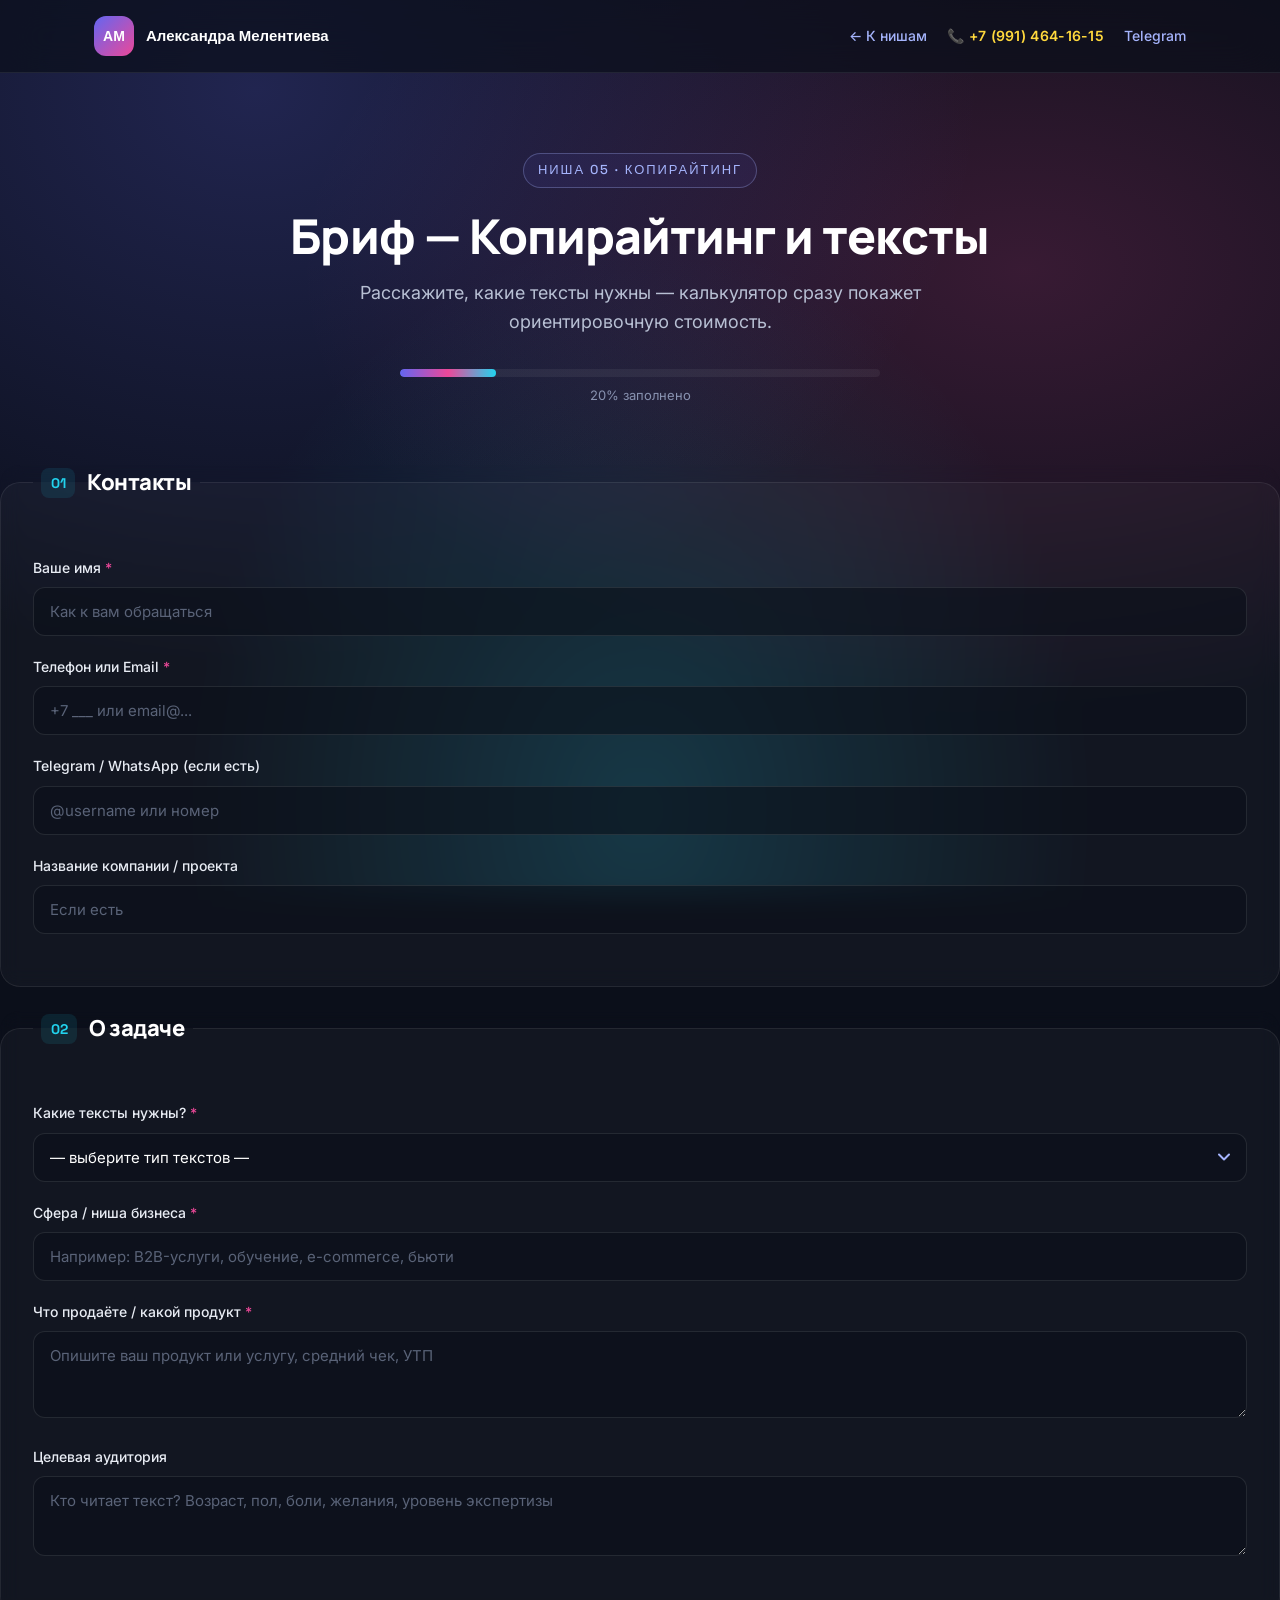
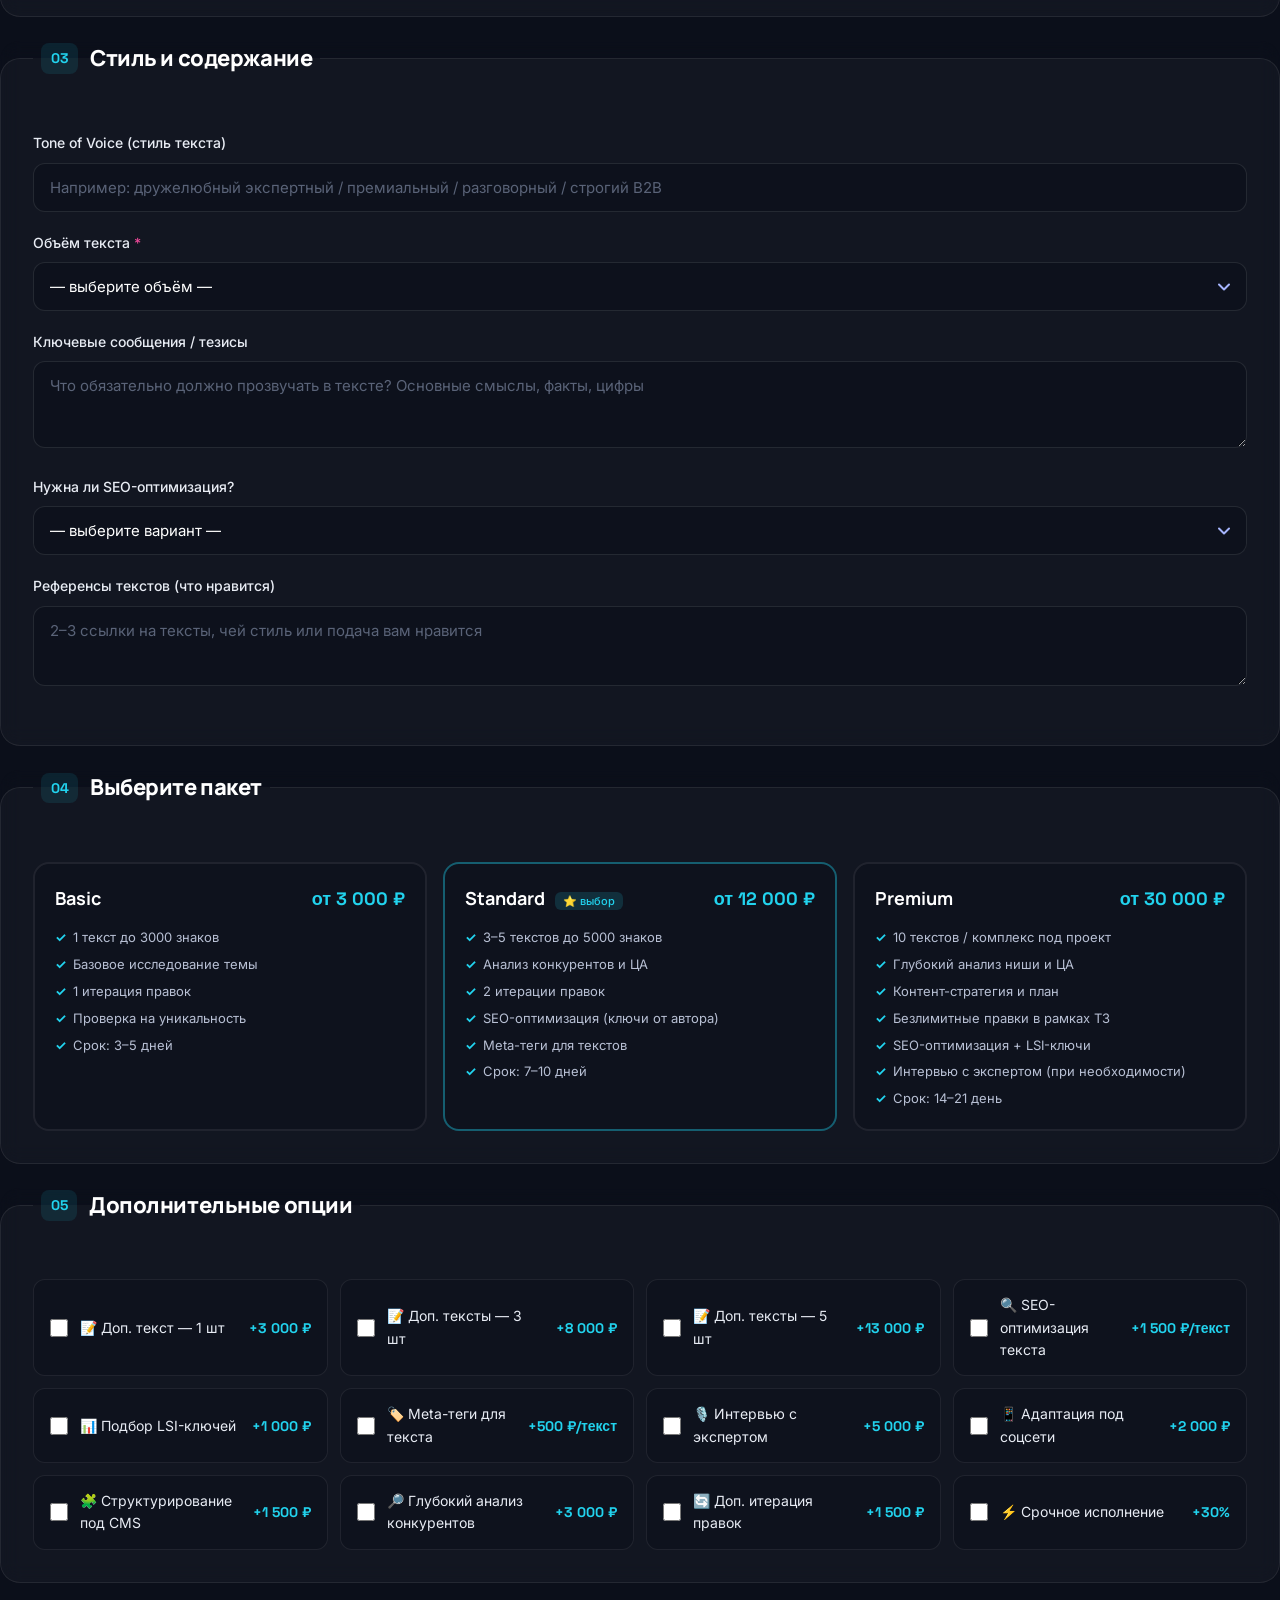
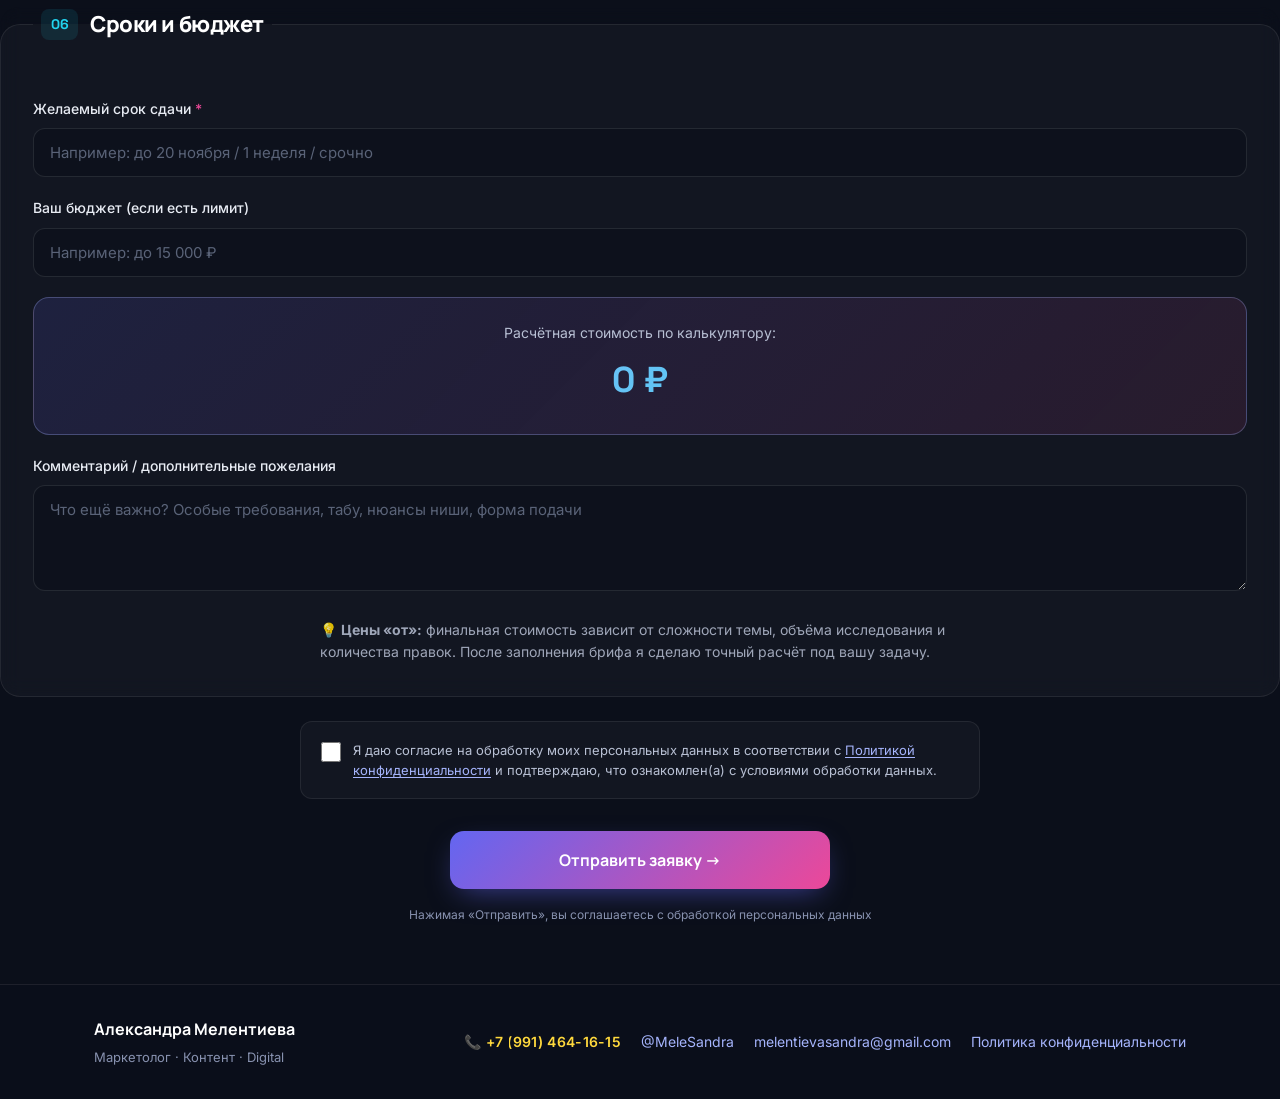
<file: briefs05-copywriting.html>
<!DOCTYPE html>
<html lang="ru">
<head>
<meta charset="UTF-8">
<meta name="viewport" content="width=device-width, initial-scale=1.0">
<title>Бриф — Копирайтинг и тексты</title>
<link rel="preconnect" href="https://fonts.googleapis.com">
<link rel="preconnect" href="https://fonts.gstatic.com" crossorigin>
<link href="https://fonts.googleapis.com/css2?family=Manrope:wght@400;500;600;700;800&family=Inter:wght@400;500;600&family=Space+Grotesk:wght@500;700&display=swap" rel="stylesheet">
<link rel="stylesheet" href="style.css">
</head>
<body class="theme-dark">

<header class="site-header">
  <div class="container header-inner">
    <a href="index.html" class="logo">
      <span class="logo-mark">АМ</span>
      <span class="logo-text">Александра Мелентиева</span>
    </a>
    <nav class="contacts-nav">
      <a href="index.html">← К нишам</a>
      <a href="tel:+79914641615">📞 +7 (991) 464-16-15</a>
      <a href="https://t.me/MeleSandra" target="_blank" rel="noopener">Telegram</a>
    </nav>
  </div>
</header>

<main>
  <section class="brief-hero">
    <div class="container">
      <p class="eyebrow">Ниша 05 · Копирайтинг</p>
      <h1>Бриф — Копирайтинг и тексты</h1>
      <p class="hero-sub">Расскажите, какие тексты нужны — калькулятор сразу покажет ориентировочную стоимость.</p>
      <div class="progress-bar"><div class="progress-fill" id="progressFill"></div></div>
      <p class="progress-text"><span id="progressText">0</span>% заполнено</p>
    </div>
  </section>

  <form id="briefForm">

    <!-- Скрытые поля для CRM (Make + Google Sheets) -->
    <input type="hidden" name="Ниша" value="Копирайтинг и тексты">
    <input type="hidden" name="Ниша_ID" value="copywriting">
    <input type="hidden" name="Платформа" value="https://alexandra-melenteva.github.io/brief-melentieva/">

    <fieldset class="form-block">
      <legend><span class="block-num">01</span> Контакты</legend>

      <label class="field">
        <span class="field-label">Ваше имя <em>*</em></span>
        <input type="text" name="Имя" required placeholder="Как к вам обращаться">
      </label>

      <label class="field">
        <span class="field-label">Телефон или Email <em>*</em></span>
        <input type="text" name="Контакт" required placeholder="+7 ___ или email@...">
      </label>

      <label class="field">
        <span class="field-label">Telegram / WhatsApp (если есть)</span>
        <input type="text" name="Мессенджер" placeholder="@username или номер">
      </label>

      <label class="field">
        <span class="field-label">Название компании / проекта</span>
        <input type="text" name="Компания" placeholder="Если есть">
      </label>
    </fieldset>

    <fieldset class="form-block">
      <legend><span class="block-num">02</span> О задаче</legend>

      <label class="field">
        <span class="field-label">Какие тексты нужны? <em>*</em></span>
        <select name="Тип_текстов" required>
          <option value="">— выберите тип текстов —</option>
          <option value="Тексты для сайта / лендинга">Тексты для сайта / лендинга</option>
          <option value="Статьи в блог">Статьи в блог</option>
          <option value="SEO-статьи">SEO-статьи</option>
          <option value="Посты для соцсетей">Посты для соцсетей</option>
          <option value="E-mail рассылка">E-mail рассылка</option>
          <option value="Продающие тексты / офферы">Продающие тексты / офферы</option>
          <option value="Сценарии для Reels / видео">Сценарии для Reels / видео</option>
          <option value="Тексты для презентаций / КП">Тексты для презентаций / КП</option>
          <option value="Карточки товаров / маркетплейсы">Карточки товаров / маркетплейсы</option>
          <option value="Несколько типов (опишу в комментарии)">Несколько типов (опишу в комментарии)</option>
        </select>
      </label>

      <label class="field">
        <span class="field-label">Сфера / ниша бизнеса <em>*</em></span>
        <input type="text" name="Сфера_бизнеса" required placeholder="Например: B2B-услуги, обучение, e-commerce, бьюти">
      </label>

      <label class="field">
        <span class="field-label">Что продаёте / какой продукт <em>*</em></span>
        <textarea name="Продукт_услуга" required rows="3" placeholder="Опишите ваш продукт или услугу, средний чек, УТП"></textarea>
      </label>

      <label class="field">
        <span class="field-label">Целевая аудитория</span>
        <textarea name="Целевая_аудитория" rows="2" placeholder="Кто читает текст? Возраст, пол, боли, желания, уровень экспертизы"></textarea>
      </label>
    </fieldset>

    <fieldset class="form-block">
      <legend><span class="block-num">03</span> Стиль и содержание</legend>

      <label class="field">
        <span class="field-label">Tone of Voice (стиль текста)</span>
        <input type="text" name="Tone_of_Voice" placeholder="Например: дружелюбный экспертный / премиальный / разговорный / строгий B2B">
      </label>

      <label class="field">
        <span class="field-label">Объём текста <em>*</em></span>
        <select name="Объем_знаков" required>
          <option value="">— выберите объём —</option>
          <option value="До 2000 знаков (короткий)">До 2000 знаков (короткий)</option>
          <option value="2000–3500 знаков (стандарт)">2000–3500 знаков (стандарт)</option>
          <option value="3500–5000 знаков (средний)">3500–5000 знаков (средний)</option>
          <option value="5000–8000 знаков (большой)">5000–8000 знаков (большой)</option>
          <option value="8000+ знаков (лонгрид)">8000+ знаков (лонгрид)</option>
          <option value="Несколько текстов (опишу в комментарии)">Несколько текстов (опишу в комментарии)</option>
        </select>
      </label>

      <label class="field">
        <span class="field-label">Ключевые сообщения / тезисы</span>
        <textarea name="Ключевые_сообщения" rows="3" placeholder="Что обязательно должно прозвучать в тексте? Основные смыслы, факты, цифры"></textarea>
      </label>

      <label class="field">
        <span class="field-label">Нужна ли SEO-оптимизация?</span>
        <select name="SEO_оптимизация">
          <option value="">— выберите вариант —</option>
          <option value="Да, с ключами от меня">Да, с ключами от меня</option>
          <option value="Да, ключи подберёт автор">Да, ключи подберёт автор</option>
          <option value="Нет, обычный текст">Нет, обычный текст</option>
          <option value="Не знаю, нужна консультация">Не знаю, нужна консультация</option>
        </select>
      </label>

      <label class="field">
        <span class="field-label">Референсы текстов (что нравится)</span>
        <textarea name="Референсы_текстов" rows="2" placeholder="2–3 ссылки на тексты, чей стиль или подача вам нравится"></textarea>
      </label>
    </fieldset>

    <fieldset class="form-block">
      <legend><span class="block-num">04</span> Выберите пакет</legend>

      <div class="packages">
        <label class="pkg-card">
          <input type="radio" name="Пакет" value="Basic — от 3 000 ₽" data-price="3000" required>
          <div class="pkg-inner">
            <div class="pkg-head">
              <span class="pkg-name">Basic</span>
              <span class="pkg-price">от 3 000 ₽</span>
            </div>
            <ul>
              <li>1 текст до 3000 знаков</li>
              <li>Базовое исследование темы</li>
              <li>1 итерация правок</li>
              <li>Проверка на уникальность</li>
              <li>Срок: 3–5 дней</li>
            </ul>
          </div>
        </label>

        <label class="pkg-card pkg-recommended">
          <input type="radio" name="Пакет" value="Standard — от 12 000 ₽" data-price="12000">
          <div class="pkg-inner">
            <div class="pkg-head">
              <span class="pkg-name">Standard <span class="badge">⭐ выбор</span></span>
              <span class="pkg-price">от 12 000 ₽</span>
            </div>
            <ul>
              <li>3–5 текстов до 5000 знаков</li>
              <li>Анализ конкурентов и ЦА</li>
              <li>2 итерации правок</li>
              <li>SEO-оптимизация (ключи от автора)</li>
              <li>Meta-теги для текстов</li>
              <li>Срок: 7–10 дней</li>
            </ul>
          </div>
        </label>

        <label class="pkg-card">
          <input type="radio" name="Пакет" value="Premium — от 30 000 ₽" data-price="30000">
          <div class="pkg-inner">
            <div class="pkg-head">
              <span class="pkg-name">Premium</span>
              <span class="pkg-price">от 30 000 ₽</span>
            </div>
            <ul>
              <li>10 текстов / комплекс под проект</li>
              <li>Глубокий анализ ниши и ЦА</li>
              <li>Контент-стратегия и план</li>
              <li>Безлимитные правки в рамках ТЗ</li>
              <li>SEO-оптимизация + LSI-ключи</li>
              <li>Интервью с экспертом (при необходимости)</li>
              <li>Срок: 14–21 день</li>
            </ul>
          </div>
        </label>
      </div>
    </fieldset>

    <fieldset class="form-block">
      <legend><span class="block-num">05</span> Дополнительные опции</legend>

      <div class="options">
        <label class="opt-card">
          <input type="checkbox" name="Доп_опции" value="Доп. текст — 1 шт (+3 000 ₽)" data-price="3000">
          <span>📝 Доп. текст — 1 шт</span><b>+3 000 ₽</b>
        </label>
        <label class="opt-card">
          <input type="checkbox" name="Доп_опции" value="Доп. тексты — 3 шт (+8 000 ₽)" data-price="8000">
          <span>📝 Доп. тексты — 3 шт</span><b>+8 000 ₽</b>
        </label>
        <label class="opt-card">
          <input type="checkbox" name="Доп_опции" value="Доп. тексты — 5 шт (+13 000 ₽)" data-price="13000">
          <span>📝 Доп. тексты — 5 шт</span><b>+13 000 ₽</b>
        </label>
        <label class="opt-card">
          <input type="checkbox" name="Доп_опции" value="SEO-оптимизация текста (+1 500 ₽/текст)" data-price="1500">
          <span>🔍 SEO-оптимизация текста</span><b>+1 500 ₽/текст</b>
        </label>
        <label class="opt-card">
          <input type="checkbox" name="Доп_опции" value="Подбор LSI-ключей (+1 000 ₽)" data-price="1000">
          <span>📊 Подбор LSI-ключей</span><b>+1 000 ₽</b>
        </label>
        <label class="opt-card">
          <input type="checkbox" name="Доп_опции" value="Meta-теги для текста (+500 ₽/текст)" data-price="500">
          <span>🏷️ Meta-теги для текста</span><b>+500 ₽/текст</b>
        </label>
        <label class="opt-card">
          <input type="checkbox" name="Доп_опции" value="Интервью с экспертом (+5 000 ₽)" data-price="5000">
          <span>🎙️ Интервью с экспертом</span><b>+5 000 ₽</b>
        </label>
        <label class="opt-card">
          <input type="checkbox" name="Доп_опции" value="Адаптация текста под соцсети (+2 000 ₽)" data-price="2000">
          <span>📱 Адаптация под соцсети</span><b>+2 000 ₽</b>
        </label>
        <label class="opt-card">
          <input type="checkbox" name="Доп_опции" value="Структурирование текста под Tilda / WordPress (+1 500 ₽)" data-price="1500">
          <span>🧩 Структурирование под CMS</span><b>+1 500 ₽</b>
        </label>
        <label class="opt-card">
          <input type="checkbox" name="Доп_опции" value="Глубокий анализ конкурентов (+3 000 ₽)" data-price="3000">
          <span>🔎 Глубокий анализ конкурентов</span><b>+3 000 ₽</b>
        </label>
        <label class="opt-card">
          <input type="checkbox" name="Доп_опции" value="Доп. итерация правок (+1 500 ₽)" data-price="1500">
          <span>🔄 Доп. итерация правок</span><b>+1 500 ₽</b>
        </label>
        <label class="opt-card opt-urgent">
          <input type="checkbox" name="Доп_опции" value="Срочное исполнение (+30%)" data-percent="30">
          <span>⚡ Срочное исполнение</span><b>+30%</b>
        </label>
      </div>
    </fieldset>

    <fieldset class="form-block">
      <legend><span class="block-num">06</span> Сроки и бюджет</legend>

      <label class="field">
        <span class="field-label">Желаемый срок сдачи <em>*</em></span>
        <input type="text" name="Срок" required placeholder="Например: до 20 ноября / 1 неделя / срочно">
      </label>

      <label class="field">
        <span class="field-label">Ваш бюджет (если есть лимит)</span>
        <input type="text" name="Бюджет" placeholder="Например: до 15 000 ₽">
      </label>

      <div class="total-box">
        <div class="total-label">Расчётная стоимость по калькулятору:</div>
        <div class="total-value" id="totalValue">0 ₽</div>
        <input type="hidden" name="Итог_калькулятора" id="totalHidden" value="0 ₽">
      </div>

      <label class="field">
        <span class="field-label">Комментарий / дополнительные пожелания</span>
        <textarea name="Комментарий" rows="4" placeholder="Что ещё важно? Особые требования, табу, нюансы ниши, форма подачи"></textarea>
      </label>

      <p class="hero-sub" style="margin-top:16px; font-size:14px; opacity:0.85;">
        💡 <strong>Цены «от»:</strong> финальная стоимость зависит от сложности темы, объёма исследования и количества правок. После заполнения брифа я сделаю точный расчёт под вашу задачу.
      </p>
    </fieldset>

    <!-- Блок согласия на обработку персональных данных -->
    <div class="consent-block">
      <label class="consent-label">
        <input type="checkbox" id="consentCheckbox" name="Согласие_ПД" value="Дано" required>
        <span class="consent-text">
          Я даю согласие на обработку моих персональных данных в соответствии с
          <a href="privacy.html" target="_blank" rel="noopener">Политикой конфиденциальности</a>
          и подтверждаю, что ознакомлен(а) с условиями обработки данных.
        </span>
      </label>
    </div>

    <button type="submit" class="btn-submit">Отправить заявку →</button>
    <p class="form-note">Нажимая «Отправить», вы соглашаетесь с обработкой персональных данных</p>

  </form>
</main>

<footer class="site-footer">
  <div class="container footer-inner">
    <div>
      <p class="footer-name">Александра Мелентиева</p>
      <p class="footer-role">Маркетолог · Контент · Digital</p>
    </div>
    <div class="footer-contacts">
      <a href="tel:+79914641615">📞 +7 (991) 464-16-15</a>
      <a href="https://t.me/MeleSandra" target="_blank" rel="noopener">@MeleSandra</a>
      <a href="mailto:melentievasandra@gmail.com">melentievasandra@gmail.com</a>
      <a href="privacy.html">Политика конфиденциальности</a>
    </div>
  </div>
</footer>

<script src="script.js"></script>
</body>
</html>
</file>
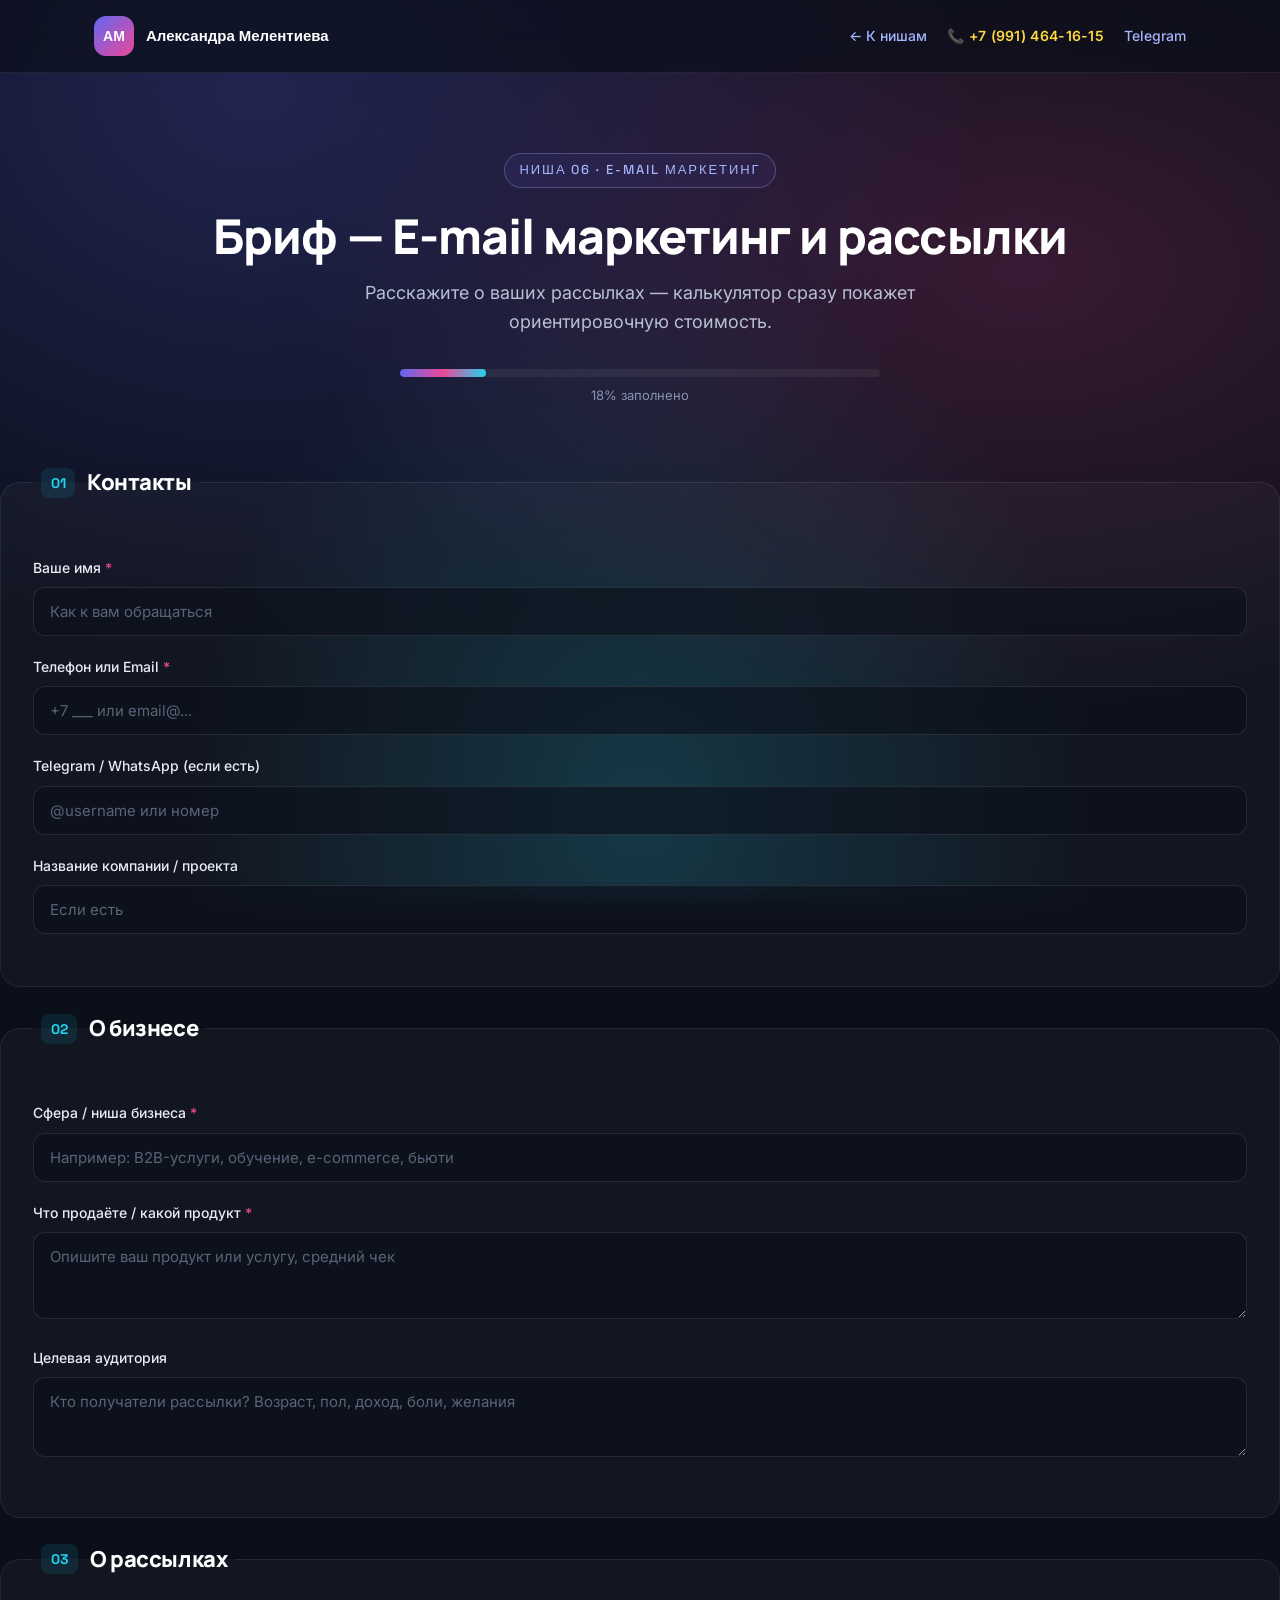
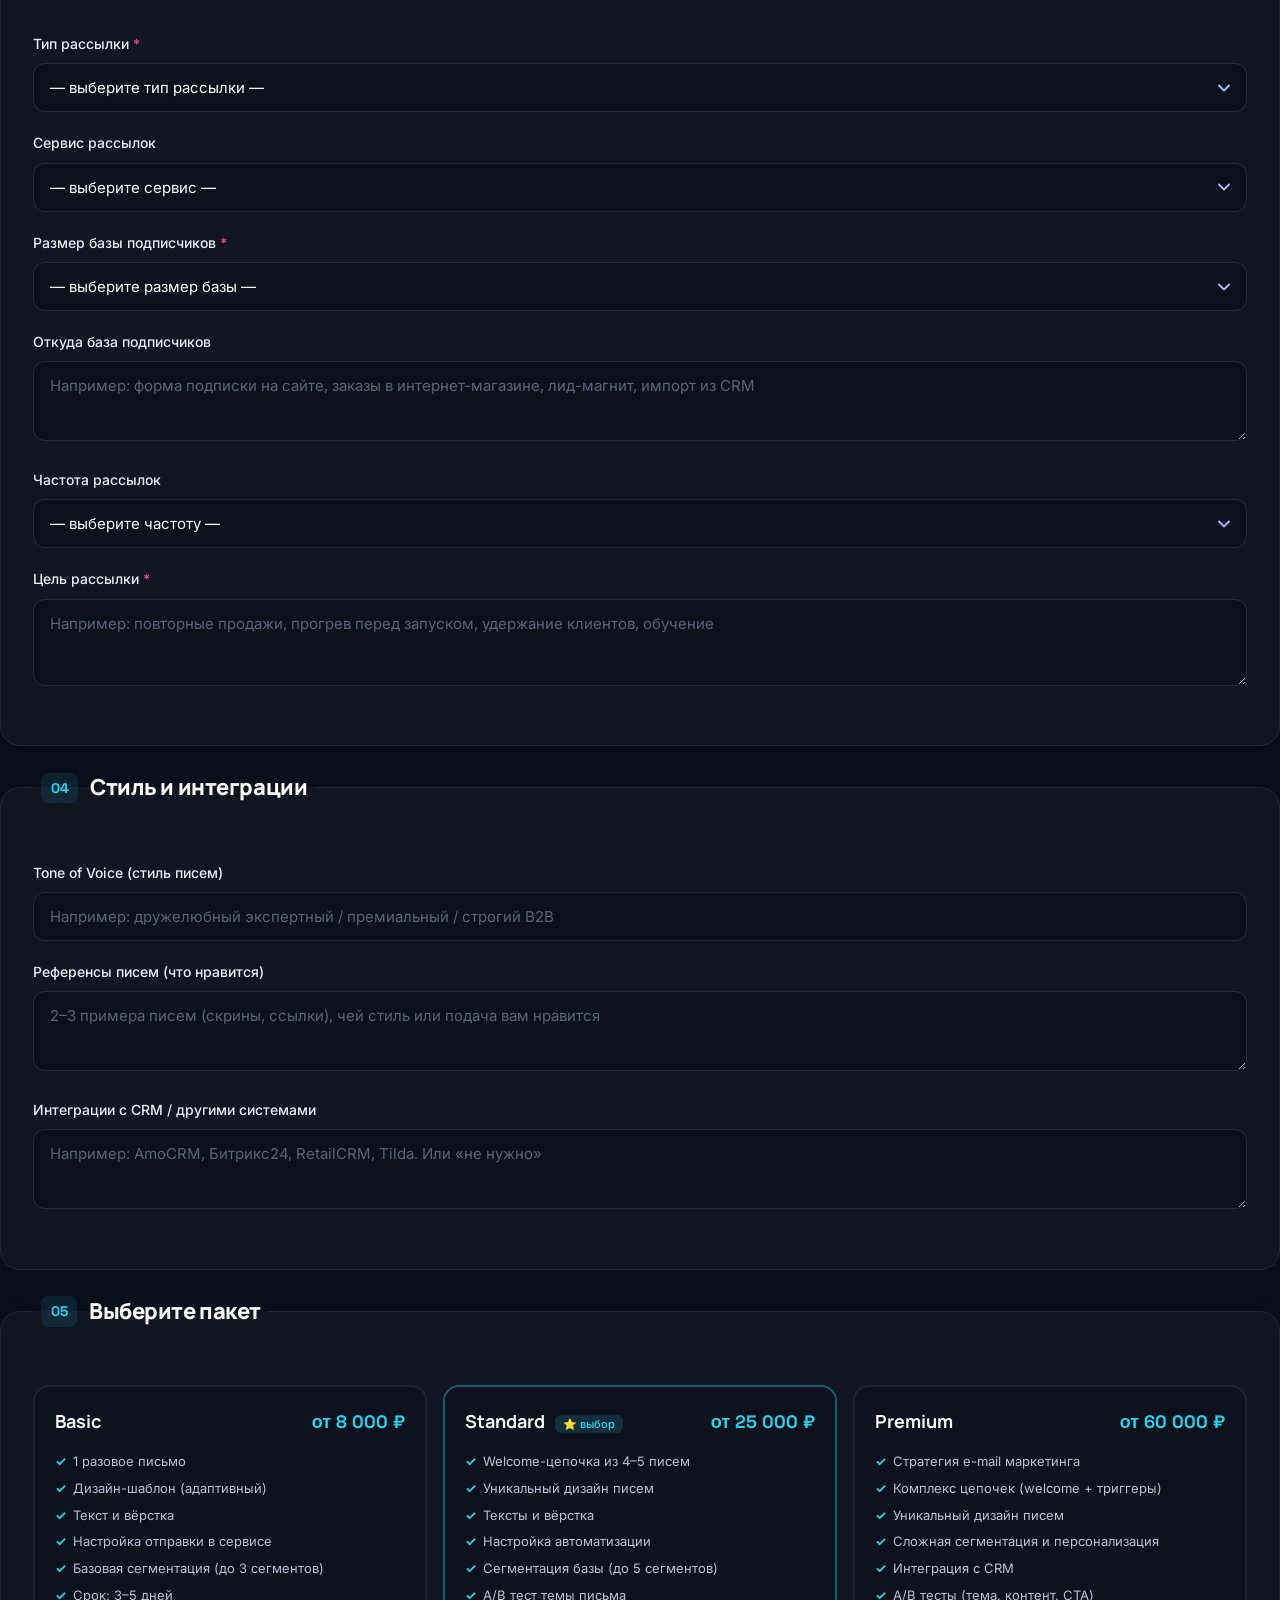
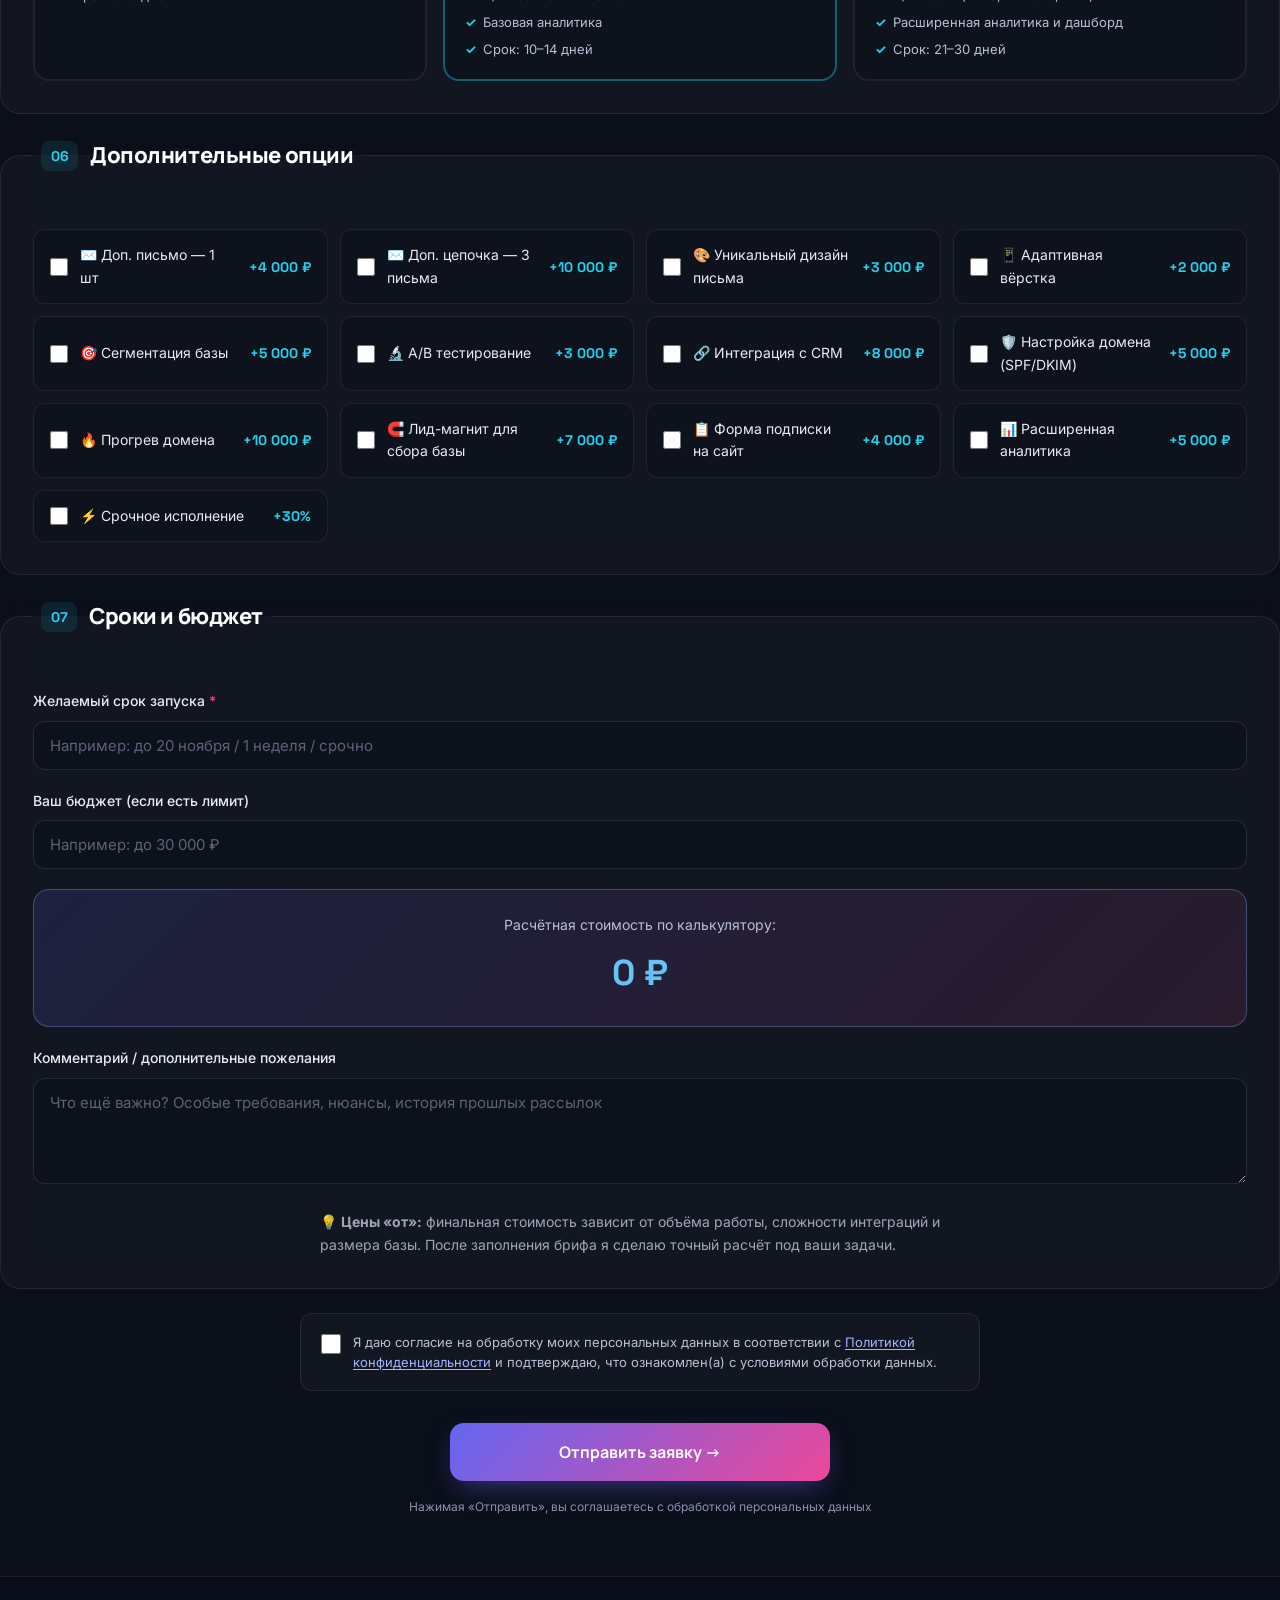
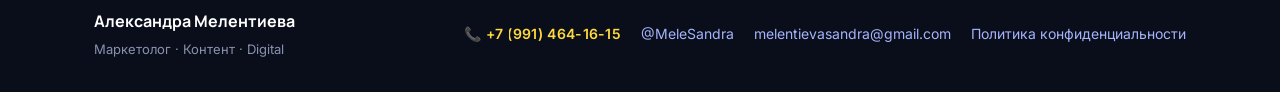
<file: briefs06-email.html>
<!DOCTYPE html>
<html lang="ru">
<head>
<meta charset="UTF-8">
<meta name="viewport" content="width=device-width, initial-scale=1.0">
<title>Бриф — E-mail маркетинг и рассылки</title>
<link rel="preconnect" href="https://fonts.googleapis.com">
<link rel="preconnect" href="https://fonts.gstatic.com" crossorigin>
<link href="https://fonts.googleapis.com/css2?family=Manrope:wght@400;500;600;700;800&family=Inter:wght@400;500;600&family=Space+Grotesk:wght@500;700&display=swap" rel="stylesheet">
<link rel="stylesheet" href="style.css">
</head>
<body class="theme-dark">

<header class="site-header">
  <div class="container header-inner">
    <a href="index.html" class="logo">
      <span class="logo-mark">АМ</span>
      <span class="logo-text">Александра Мелентиева</span>
    </a>
    <nav class="contacts-nav">
      <a href="index.html">← К нишам</a>
      <a href="tel:+79914641615">📞 +7 (991) 464-16-15</a>
      <a href="https://t.me/MeleSandra" target="_blank" rel="noopener">Telegram</a>
    </nav>
  </div>
</header>

<main>
  <section class="brief-hero">
    <div class="container">
      <p class="eyebrow">Ниша 06 · E-mail маркетинг</p>
      <h1>Бриф — E-mail маркетинг и рассылки</h1>
      <p class="hero-sub">Расскажите о ваших рассылках — калькулятор сразу покажет ориентировочную стоимость.</p>
      <div class="progress-bar"><div class="progress-fill" id="progressFill"></div></div>
      <p class="progress-text"><span id="progressText">0</span>% заполнено</p>
    </div>
  </section>

  <form id="briefForm">

    <!-- Скрытые поля для CRM (Make + Google Sheets) -->
    <input type="hidden" name="Ниша" value="E-mail маркетинг и рассылки">
    <input type="hidden" name="Ниша_ID" value="email">
    <input type="hidden" name="Платформа" value="https://alexandra-melenteva.github.io/brief-melentieva/">

    <fieldset class="form-block">
      <legend><span class="block-num">01</span> Контакты</legend>

      <label class="field">
        <span class="field-label">Ваше имя <em>*</em></span>
        <input type="text" name="Имя" required placeholder="Как к вам обращаться">
      </label>

      <label class="field">
        <span class="field-label">Телефон или Email <em>*</em></span>
        <input type="text" name="Контакт" required placeholder="+7 ___ или email@...">
      </label>

      <label class="field">
        <span class="field-label">Telegram / WhatsApp (если есть)</span>
        <input type="text" name="Мессенджер" placeholder="@username или номер">
      </label>

      <label class="field">
        <span class="field-label">Название компании / проекта</span>
        <input type="text" name="Компания" placeholder="Если есть">
      </label>
    </fieldset>

    <fieldset class="form-block">
      <legend><span class="block-num">02</span> О бизнесе</legend>

      <label class="field">
        <span class="field-label">Сфера / ниша бизнеса <em>*</em></span>
        <input type="text" name="Сфера_бизнеса" required placeholder="Например: B2B-услуги, обучение, e-commerce, бьюти">
      </label>

      <label class="field">
        <span class="field-label">Что продаёте / какой продукт <em>*</em></span>
        <textarea name="Продукт_услуга" required rows="3" placeholder="Опишите ваш продукт или услугу, средний чек"></textarea>
      </label>

      <label class="field">
        <span class="field-label">Целевая аудитория</span>
        <textarea name="Целевая_аудитория" rows="2" placeholder="Кто получатели рассылки? Возраст, пол, доход, боли, желания"></textarea>
      </label>
    </fieldset>

    <fieldset class="form-block">
      <legend><span class="block-num">03</span> О рассылках</legend>

      <label class="field">
        <span class="field-label">Тип рассылки <em>*</em></span>
        <select name="Тип_рассылки" required>
          <option value="">— выберите тип рассылки —</option>
          <option value="Welcome-цепочка (приветственная)">Welcome-цепочка (приветственная)</option>
          <option value="Регулярная (новости, дайджест)">Регулярная (новости, дайджест)</option>
          <option value="Продающая (промо, акции)">Продающая (промо, акции)</option>
          <option value="Триггерная (автоматическая)">Триггерная (автоматическая)</option>
          <option value="Реактивационная (для «спящих»)">Реактивационная (для «спящих»)</option>
          <option value="Транзакционная (заказы, чеки)">Транзакционная (заказы, чеки)</option>
          <option value="Образовательный курс / контент">Образовательный курс / контент</option>
          <option value="Комплекс (несколько типов)">Комплекс (несколько типов)</option>
        </select>
      </label>

      <label class="field">
        <span class="field-label">Сервис рассылок</span>
        <select name="Сервис_рассылок">
          <option value="">— выберите сервис —</option>
          <option value="Unisender">Unisender</option>
          <option value="Mindbox">Mindbox</option>
          <option value="SendPulse">SendPulse</option>
          <option value="DashaMail">DashaMail</option>
          <option value="GetResponse">GetResponse</option>
          <option value="Mailganer">Mailganer</option>
          <option value="Другой (укажу в комментарии)">Другой (укажу в комментарии)</option>
          <option value="Не выбран, нужна рекомендация">Не выбран, нужна рекомендация</option>
        </select>
      </label>

      <label class="field">
        <span class="field-label">Размер базы подписчиков <em>*</em></span>
        <select name="Размер_базы" required>
          <option value="">— выберите размер базы —</option>
          <option value="Базы пока нет">Базы пока нет</option>
          <option value="До 1 000 контактов">До 1 000 контактов</option>
          <option value="1 000 – 5 000 контактов">1 000 – 5 000 контактов</option>
          <option value="5 000 – 20 000 контактов">5 000 – 20 000 контактов</option>
          <option value="20 000 – 100 000 контактов">20 000 – 100 000 контактов</option>
          <option value="Более 100 000 контактов">Более 100 000 контактов</option>
        </select>
      </label>

      <label class="field">
        <span class="field-label">Откуда база подписчиков</span>
        <textarea name="Источник_базы" rows="2" placeholder="Например: форма подписки на сайте, заказы в интернет-магазине, лид-магнит, импорт из CRM"></textarea>
      </label>

      <label class="field">
        <span class="field-label">Частота рассылок</span>
        <select name="Частота_рассылок">
          <option value="">— выберите частоту —</option>
          <option value="Разовая рассылка">Разовая рассылка</option>
          <option value="1 раз в неделю">1 раз в неделю</option>
          <option value="2–3 раза в неделю">2–3 раза в неделю</option>
          <option value="1 раз в 2 недели">1 раз в 2 недели</option>
          <option value="1 раз в месяц">1 раз в месяц</option>
          <option value="По триггерам (авто)">По триггерам (авто)</option>
          <option value="Не знаю, нужна стратегия">Не знаю, нужна стратегия</option>
        </select>
      </label>

      <label class="field">
        <span class="field-label">Цель рассылки <em>*</em></span>
        <textarea name="Цель_рассылки" required rows="3" placeholder="Например: повторные продажи, прогрев перед запуском, удержание клиентов, обучение"></textarea>
      </label>
    </fieldset>

    <fieldset class="form-block">
      <legend><span class="block-num">04</span> Стиль и интеграции</legend>

      <label class="field">
        <span class="field-label">Tone of Voice (стиль писем)</span>
        <input type="text" name="Tone_of_Voice" placeholder="Например: дружелюбный экспертный / премиальный / строгий B2B">
      </label>

      <label class="field">
        <span class="field-label">Референсы писем (что нравится)</span>
        <textarea name="Референсы_писем" rows="2" placeholder="2–3 примера писем (скрины, ссылки), чей стиль или подача вам нравится"></textarea>
      </label>

      <label class="field">
        <span class="field-label">Интеграции с CRM / другими системами</span>
        <textarea name="Интеграции_CRM" rows="2" placeholder="Например: AmoCRM, Битрикс24, RetailCRM, Tilda. Или «не нужно»"></textarea>
      </label>
    </fieldset>

    <fieldset class="form-block">
      <legend><span class="block-num">05</span> Выберите пакет</legend>

      <div class="packages">
        <label class="pkg-card">
          <input type="radio" name="Пакет" value="Basic — от 8 000 ₽" data-price="8000" required>
          <div class="pkg-inner">
            <div class="pkg-head">
              <span class="pkg-name">Basic</span>
              <span class="pkg-price">от 8 000 ₽</span>
            </div>
            <ul>
              <li>1 разовое письмо</li>
              <li>Дизайн-шаблон (адаптивный)</li>
              <li>Текст и вёрстка</li>
              <li>Настройка отправки в сервисе</li>
              <li>Базовая сегментация (до 3 сегментов)</li>
              <li>Срок: 3–5 дней</li>
            </ul>
          </div>
        </label>

        <label class="pkg-card pkg-recommended">
          <input type="radio" name="Пакет" value="Standard — от 25 000 ₽" data-price="25000">
          <div class="pkg-inner">
            <div class="pkg-head">
              <span class="pkg-name">Standard <span class="badge">⭐ выбор</span></span>
              <span class="pkg-price">от 25 000 ₽</span>
            </div>
            <ul>
              <li>Welcome-цепочка из 4–5 писем</li>
              <li>Уникальный дизайн писем</li>
              <li>Тексты и вёрстка</li>
              <li>Настройка автоматизации</li>
              <li>Сегментация базы (до 5 сегментов)</li>
              <li>A/B тест темы письма</li>
              <li>Базовая аналитика</li>
              <li>Срок: 10–14 дней</li>
            </ul>
          </div>
        </label>

        <label class="pkg-card">
          <input type="radio" name="Пакет" value="Premium — от 60 000 ₽" data-price="60000">
          <div class="pkg-inner">
            <div class="pkg-head">
              <span class="pkg-name">Premium</span>
              <span class="pkg-price">от 60 000 ₽</span>
            </div>
            <ul>
              <li>Стратегия e-mail маркетинга</li>
              <li>Комплекс цепочек (welcome + триггеры)</li>
              <li>Уникальный дизайн писем</li>
              <li>Сложная сегментация и персонализация</li>
              <li>Интеграция с CRM</li>
              <li>A/B тесты (тема, контент, CTA)</li>
              <li>Расширенная аналитика и дашборд</li>
              <li>Срок: 21–30 дней</li>
            </ul>
          </div>
        </label>
      </div>
    </fieldset>

    <fieldset class="form-block">
      <legend><span class="block-num">06</span> Дополнительные опции</legend>

      <div class="options">
        <label class="opt-card">
          <input type="checkbox" name="Доп_опции" value="Доп. письмо — 1 шт (+4 000 ₽)" data-price="4000">
          <span>✉️ Доп. письмо — 1 шт</span><b>+4 000 ₽</b>
        </label>
        <label class="opt-card">
          <input type="checkbox" name="Доп_опции" value="Доп. цепочка — 3 письма (+10 000 ₽)" data-price="10000">
          <span>✉️ Доп. цепочка — 3 письма</span><b>+10 000 ₽</b>
        </label>
        <label class="opt-card">
          <input type="checkbox" name="Доп_опции" value="Уникальный дизайн письма (+3 000 ₽)" data-price="3000">
          <span>🎨 Уникальный дизайн письма</span><b>+3 000 ₽</b>
        </label>
        <label class="opt-card">
          <input type="checkbox" name="Доп_опции" value="Адаптивная вёрстка для мобильных (+2 000 ₽)" data-price="2000">
          <span>📱 Адаптивная вёрстка</span><b>+2 000 ₽</b>
        </label>
        <label class="opt-card">
          <input type="checkbox" name="Доп_опции" value="Сегментация базы (+5 000 ₽)" data-price="5000">
          <span>🎯 Сегментация базы</span><b>+5 000 ₽</b>
        </label>
        <label class="opt-card">
          <input type="checkbox" name="Доп_опции" value="A/B тестирование (+3 000 ₽)" data-price="3000">
          <span>🔬 A/B тестирование</span><b>+3 000 ₽</b>
        </label>
        <label class="opt-card">
          <input type="checkbox" name="Доп_опции" value="Интеграция с CRM (+8 000 ₽)" data-price="8000">
          <span>🔗 Интеграция с CRM</span><b>+8 000 ₽</b>
        </label>
        <label class="opt-card">
          <input type="checkbox" name="Доп_опции" value="Настройка домена (SPF, DKIM, DMARC) (+5 000 ₽)" data-price="5000">
          <span>🛡️ Настройка домена (SPF/DKIM)</span><b>+5 000 ₽</b>
        </label>
        <label class="opt-card">
          <input type="checkbox" name="Доп_опции" value="Прогрев домена (+10 000 ₽)" data-price="10000">
          <span>🔥 Прогрев домена</span><b>+10 000 ₽</b>
        </label>
        <label class="opt-card">
          <input type="checkbox" name="Доп_опции" value="Лид-магнит для сбора базы (+7 000 ₽)" data-price="7000">
          <span>🧲 Лид-магнит для сбора базы</span><b>+7 000 ₽</b>
        </label>
        <label class="opt-card">
          <input type="checkbox" name="Доп_опции" value="Форма подписки на сайт (+4 000 ₽)" data-price="4000">
          <span>📋 Форма подписки на сайт</span><b>+4 000 ₽</b>
        </label>
        <label class="opt-card">
          <input type="checkbox" name="Доп_опции" value="Расширенная аналитика и дашборд (+5 000 ₽)" data-price="5000">
          <span>📊 Расширенная аналитика</span><b>+5 000 ₽</b>
        </label>
        <label class="opt-card opt-urgent">
          <input type="checkbox" name="Доп_опции" value="Срочное исполнение (+30%)" data-percent="30">
          <span>⚡ Срочное исполнение</span><b>+30%</b>
        </label>
      </div>
    </fieldset>

    <fieldset class="form-block">
      <legend><span class="block-num">07</span> Сроки и бюджет</legend>

      <label class="field">
        <span class="field-label">Желаемый срок запуска <em>*</em></span>
        <input type="text" name="Срок" required placeholder="Например: до 20 ноября / 1 неделя / срочно">
      </label>

      <label class="field">
        <span class="field-label">Ваш бюджет (если есть лимит)</span>
        <input type="text" name="Бюджет" placeholder="Например: до 30 000 ₽">
      </label>

      <div class="total-box">
        <div class="total-label">Расчётная стоимость по калькулятору:</div>
        <div class="total-value" id="totalValue">0 ₽</div>
        <input type="hidden" name="Итог_калькулятора" id="totalHidden" value="0 ₽">
      </div>

      <label class="field">
        <span class="field-label">Комментарий / дополнительные пожелания</span>
        <textarea name="Комментарий" rows="4" placeholder="Что ещё важно? Особые требования, нюансы, история прошлых рассылок"></textarea>
      </label>

      <p class="hero-sub" style="margin-top:16px; font-size:14px; opacity:0.85;">
        💡 <strong>Цены «от»:</strong> финальная стоимость зависит от объёма работы, сложности интеграций и размера базы. После заполнения брифа я сделаю точный расчёт под ваши задачи.
      </p>
    </fieldset>

    <!-- Блок согласия на обработку персональных данных -->
    <div class="consent-block">
      <label class="consent-label">
        <input type="checkbox" id="consentCheckbox" name="Согласие_ПД" value="Дано" required>
        <span class="consent-text">
          Я даю согласие на обработку моих персональных данных в соответствии с
          <a href="privacy.html" target="_blank" rel="noopener">Политикой конфиденциальности</a>
          и подтверждаю, что ознакомлен(а) с условиями обработки данных.
        </span>
      </label>
    </div>

    <button type="submit" class="btn-submit">Отправить заявку →</button>
    <p class="form-note">Нажимая «Отправить», вы соглашаетесь с обработкой персональных данных</p>

  </form>
</main>

<footer class="site-footer">
  <div class="container footer-inner">
    <div>
      <p class="footer-name">Александра Мелентиева</p>
      <p class="footer-role">Маркетолог · Контент · Digital</p>
    </div>
    <div class="footer-contacts">
      <a href="tel:+79914641615">📞 +7 (991) 464-16-15</a>
      <a href="https://t.me/MeleSandra" target="_blank" rel="noopener">@MeleSandra</a>
      <a href="mailto:melentievasandra@gmail.com">melentievasandra@gmail.com</a>
      <a href="privacy.html">Политика конфиденциальности</a>
    </div>
  </div>
</footer>

<script src="script.js"></script>
</body>
</html>
</file>
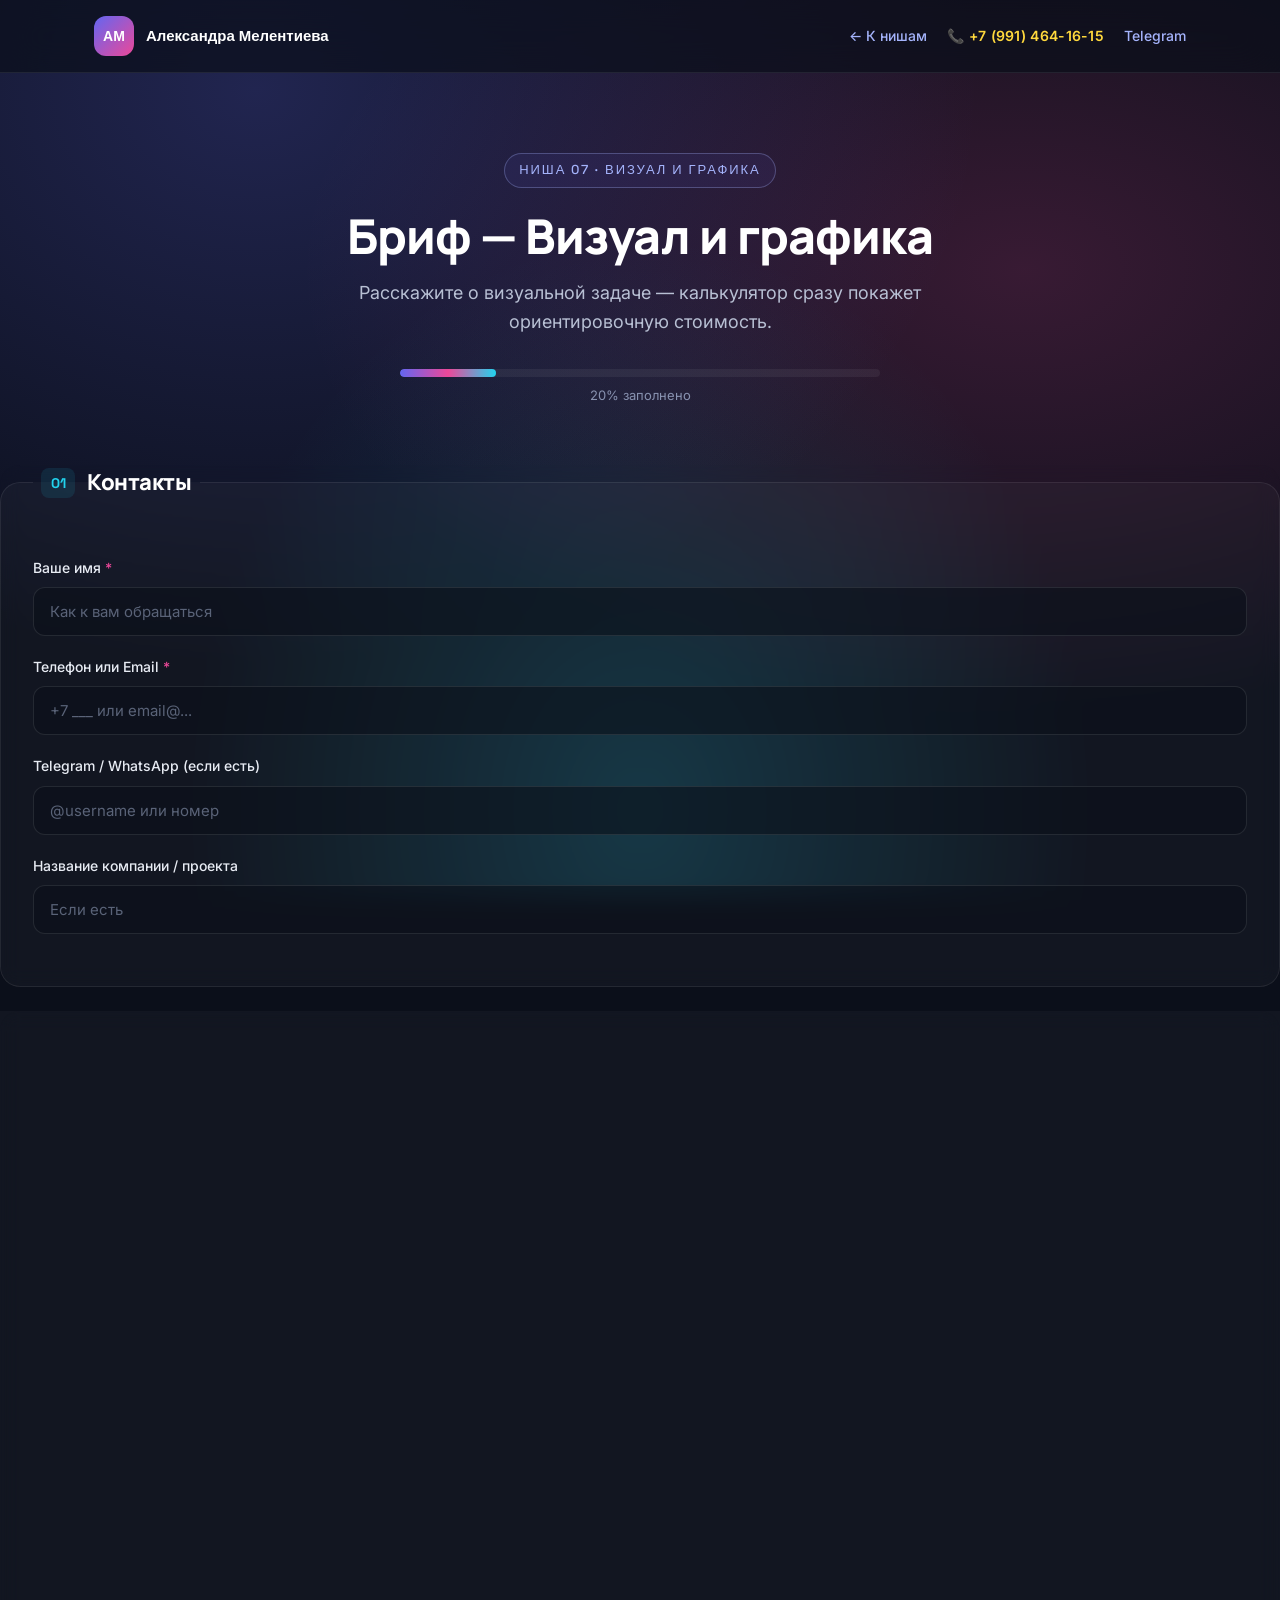
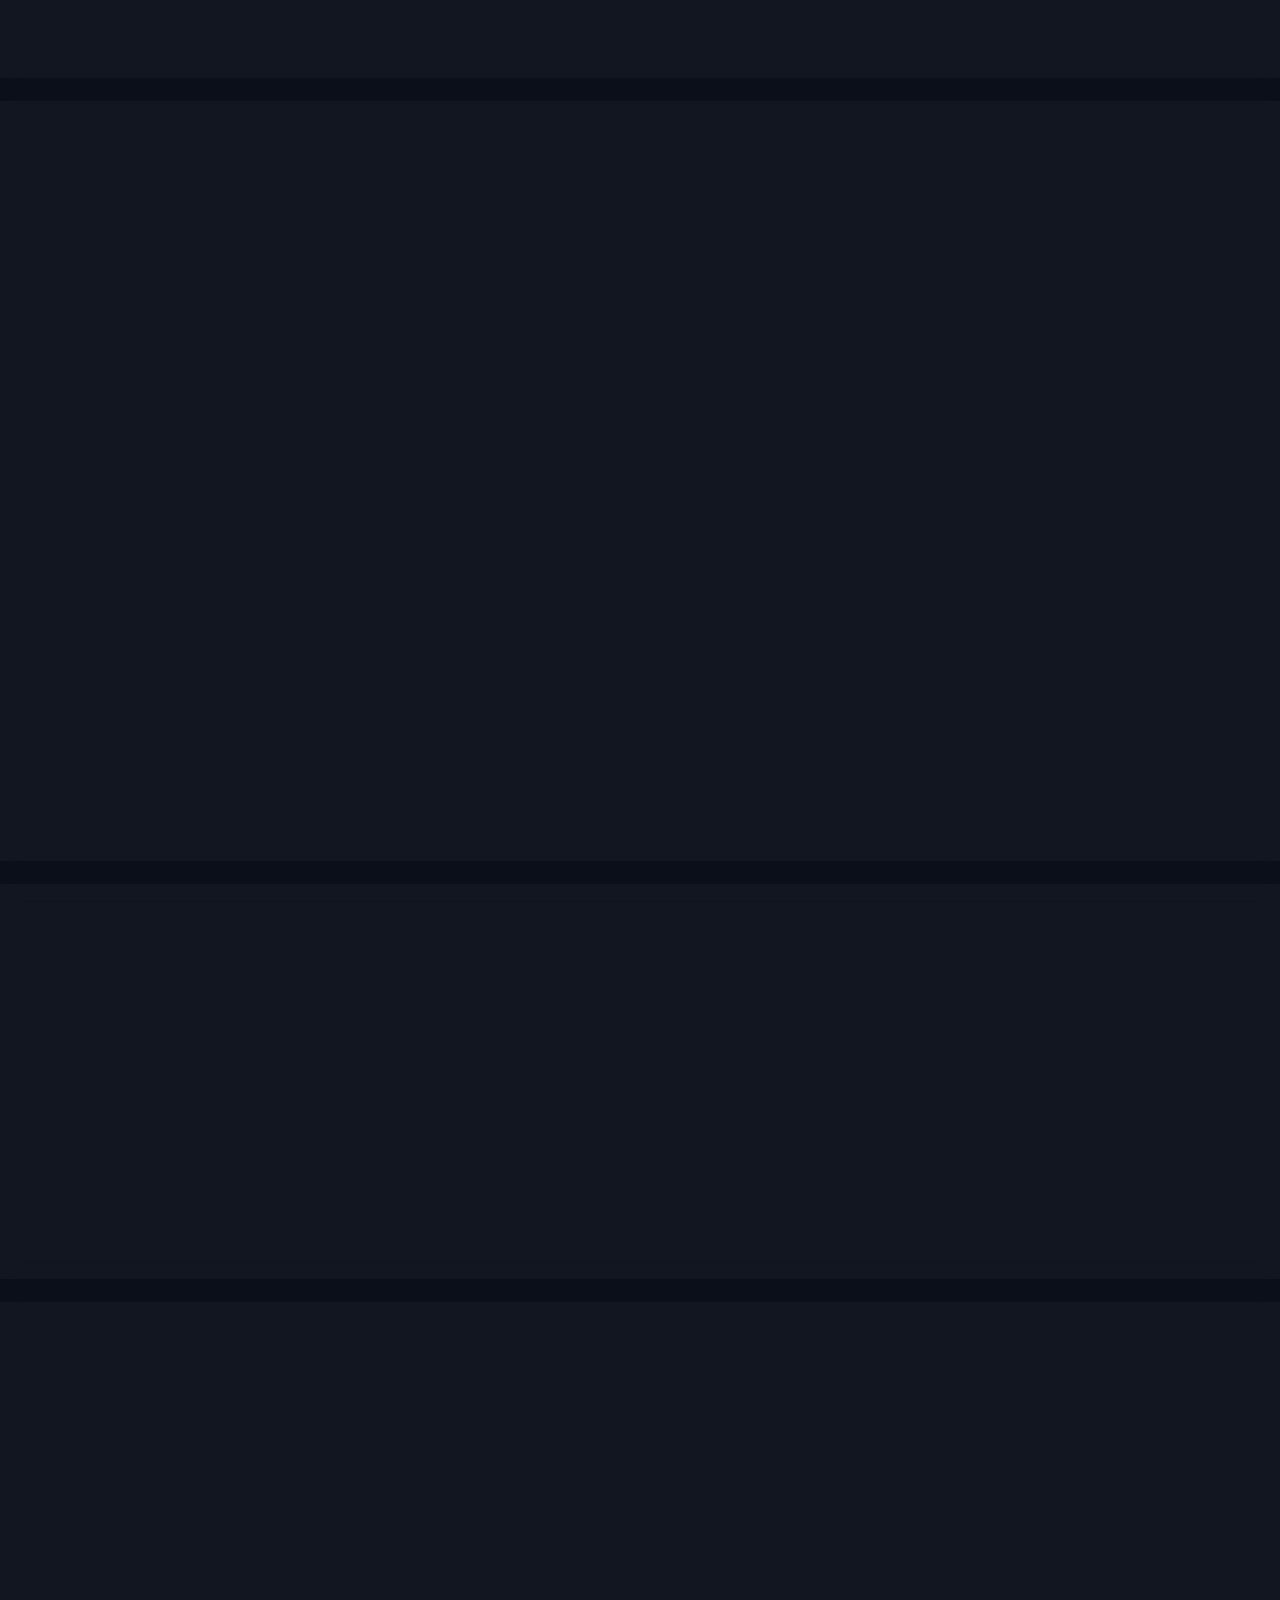
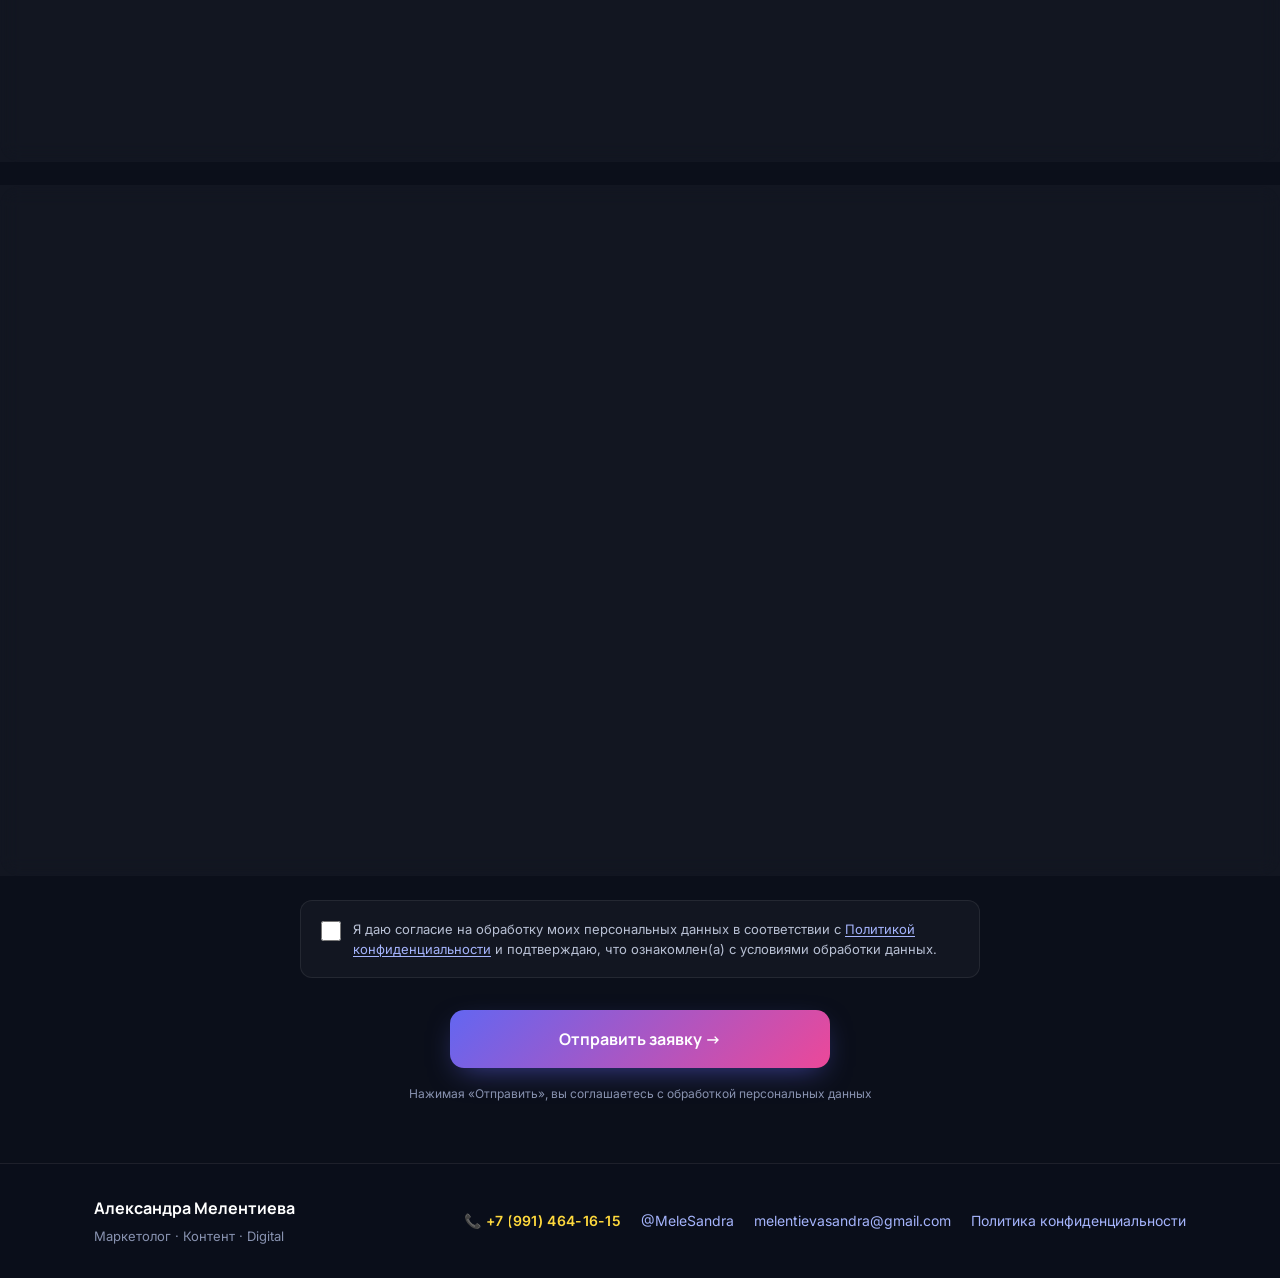
<file: briefs07-visual.html>
<!DOCTYPE html>
<html lang="ru">
<head>
<meta charset="UTF-8">
<meta name="viewport" content="width=device-width, initial-scale=1.0">
<title>Бриф — Визуал и графика</title>
<link rel="preconnect" href="https://fonts.googleapis.com">
<link rel="preconnect" href="https://fonts.gstatic.com" crossorigin>
<link href="https://fonts.googleapis.com/css2?family=Manrope:wght@400;500;600;700;800&family=Inter:wght@400;500;600&family=Space+Grotesk:wght@500;700&display=swap" rel="stylesheet">
<link rel="stylesheet" href="style.css">
</head>
<body class="theme-dark">

<header class="site-header">
  <div class="container header-inner">
    <a href="index.html" class="logo">
      <span class="logo-mark">АМ</span>
      <span class="logo-text">Александра Мелентиева</span>
    </a>
    <nav class="contacts-nav">
      <a href="index.html">← К нишам</a>
      <a href="tel:+79914641615">📞 +7 (991) 464-16-15</a>
      <a href="https://t.me/MeleSandra" target="_blank" rel="noopener">Telegram</a>
    </nav>
  </div>
</header>

<main>
  <section class="brief-hero">
    <div class="container">
      <p class="eyebrow">Ниша 07 · Визуал и графика</p>
      <h1>Бриф — Визуал и графика</h1>
      <p class="hero-sub">Расскажите о визуальной задаче — калькулятор сразу покажет ориентировочную стоимость.</p>
      <div class="progress-bar"><div class="progress-fill" id="progressFill"></div></div>
      <p class="progress-text"><span id="progressText">0</span>% заполнено</p>
    </div>
  </section>

  <form id="briefForm">

    <!-- Скрытые поля для CRM (Make + Google Sheets) -->
    <input type="hidden" name="Ниша" value="Визуал и графика">
    <input type="hidden" name="Ниша_ID" value="visual">
    <input type="hidden" name="Платформа" value="https://alexandra-melenteva.github.io/brief-melentieva/">

    <fieldset class="form-block">
      <legend><span class="block-num">01</span> Контакты</legend>

      <label class="field">
        <span class="field-label">Ваше имя <em>*</em></span>
        <input type="text" name="Имя" required placeholder="Как к вам обращаться">
      </label>

      <label class="field">
        <span class="field-label">Телефон или Email <em>*</em></span>
        <input type="text" name="Контакт" required placeholder="+7 ___ или email@...">
      </label>

      <label class="field">
        <span class="field-label">Telegram / WhatsApp (если есть)</span>
        <input type="text" name="Мессенджер" placeholder="@username или номер">
      </label>

      <label class="field">
        <span class="field-label">Название компании / проекта</span>
        <input type="text" name="Компания" placeholder="Если есть">
      </label>
    </fieldset>

    <fieldset class="form-block">
      <legend><span class="block-num">02</span> О задаче</legend>

      <label class="field">
        <span class="field-label">Тип задачи <em>*</em></span>
        <select name="Тип_задачи" required>
          <option value="">— выберите тип задачи —</option>
          <option value="Обложки и баннеры для соцсетей">Обложки и баннеры для соцсетей</option>
          <option value="Посты для соцсетей (карусели, статичные)">Посты для соцсетей (карусели, статичные)</option>
          <option value="Reels-обложки / превью видео">Reels-обложки / превью видео</option>
          <option value="Рекламные креативы">Рекламные креативы</option>
          <option value="Презентация / коммерческое предложение">Презентация / коммерческое предложение</option>
          <option value="Инфографика">Инфографика</option>
          <option value="Логотип">Логотип</option>
          <option value="Фирменный стиль (комплекс)">Фирменный стиль (комплекс)</option>
          <option value="Иллюстрации">Иллюстрации</option>
          <option value="Дизайн для сайта (графика)">Дизайн для сайта (графика)</option>
          <option value="Полиграфия (визитки, листовки)">Полиграфия (визитки, листовки)</option>
          <option value="Комплекс (несколько типов)">Комплекс (несколько типов)</option>
        </select>
      </label>

      <label class="field">
        <span class="field-label">Сфера / ниша бизнеса <em>*</em></span>
        <input type="text" name="Сфера_бизнеса" required placeholder="Например: B2B-услуги, обучение, e-commerce, бьюти">
      </label>

      <label class="field">
        <span class="field-label">Что продаёте / какой продукт <em>*</em></span>
        <textarea name="Продукт_услуга" required rows="3" placeholder="Опишите ваш продукт или услугу, для чего нужен визуал"></textarea>
      </label>

      <label class="field">
        <span class="field-label">Платформы / где будет использоваться визуал</span>
        <input type="text" name="Платформы" placeholder="Например: Instagram, Telegram, ВК, сайт, печать, презентация">
      </label>

      <label class="field">
        <span class="field-label">Количество единиц / объём работы <em>*</em></span>
        <input type="text" name="Количество_единиц" required placeholder="Например: 10 постов, 5 креативов, 1 логотип + гайд">
      </label>
    </fieldset>

    <fieldset class="form-block">
      <legend><span class="block-num">03</span> Стиль и фирменка</legend>

      <label class="field">
        <span class="field-label">Стиль визуала</span>
        <select name="Стиль_визуала">
          <option value="">— выберите стиль —</option>
          <option value="Минимализм">Минимализм</option>
          <option value="Премиум / элегантный">Премиум / элегантный</option>
          <option value="Яркий / молодёжный">Яркий / молодёжный</option>
          <option value="Дружелюбный / уютный">Дружелюбный / уютный</option>
          <option value="Корпоративный / строгий">Корпоративный / строгий</option>
          <option value="Креативный / экспериментальный">Креативный / экспериментальный</option>
          <option value="Иллюстративный / рисованный">Иллюстративный / рисованный</option>
          <option value="Не знаю, нужна рекомендация">Не знаю, нужна рекомендация</option>
        </select>
      </label>

      <label class="field">
        <span class="field-label">Фирменные цвета</span>
        <input type="text" name="Фирменные_цвета" placeholder="Например: #1A1A2E, #E94560 / тёмно-синий + красный / нет фирменных">
      </label>

      <label class="field">
        <span class="field-label">Есть ли логотип?</span>
        <select name="Логотип_наличие">
          <option value="">— выберите вариант —</option>
          <option value="Да, есть готовый (предоставлю файлы)">Да, есть готовый (предоставлю файлы)</option>
          <option value="Есть, но нужна доработка">Есть, но нужна доработка</option>
          <option value="Нет, нужно создать">Нет, нужно создать</option>
          <option value="Не нужен для этой задачи">Не нужен для этой задачи</option>
        </select>
      </label>

      <label class="field">
        <span class="field-label">Источники фото / материалов</span>
        <select name="Источники_фото">
          <option value="">— выберите источник —</option>
          <option value="Свои фото / материалы">Свои фото / материалы</option>
          <option value="Стоковые фото (бесплатные)">Стоковые фото (бесплатные)</option>
          <option value="Стоковые фото (премиум)">Стоковые фото (премиум)</option>
          <option value="Нужна фотосессия">Нужна фотосессия</option>
          <option value="AI-генерация изображений">AI-генерация изображений</option>
          <option value="Комбинация (опишу в комментарии)">Комбинация (опишу в комментарии)</option>
        </select>
      </label>

      <label class="field">
        <span class="field-label">Референсы визуала (что нравится)</span>
        <textarea name="Референсы_визуала" rows="2" placeholder="2–3 ссылки или скриншоты визуала, который вам нравится"></textarea>
      </label>

      <label class="field">
        <span class="field-label">Допустимо ли использование AI-инструментов?</span>
        <select name="AI_запустимо">
          <option value="">— выберите вариант —</option>
          <option value="Да, разрешаю AI для генерации">Да, разрешаю AI для генерации</option>
          <option value="Да, но только как референс">Да, но только как референс</option>
          <option value="Нет, только ручной дизайн">Нет, только ручной дизайн</option>
          <option value="Без разницы, на ваше усмотрение">Без разницы, на ваше усмотрение</option>
        </select>
      </label>
    </fieldset>

    <fieldset class="form-block">
      <legend><span class="block-num">04</span> Выберите пакет</legend>

      <div class="packages">
        <label class="pkg-card">
          <input type="radio" name="Пакет" value="Basic — от 5 000 ₽" data-price="5000" required>
          <div class="pkg-inner">
            <div class="pkg-head">
              <span class="pkg-name">Basic</span>
              <span class="pkg-price">от 5 000 ₽</span>
            </div>
            <ul>
              <li>1–3 единицы графики</li>
              <li>1 концепция дизайна</li>
              <li>1 итерация правок</li>
              <li>Исходники в PNG/JPG</li>
              <li>Срок: 3–5 дней</li>
            </ul>
          </div>
        </label>

        <label class="pkg-card pkg-recommended">
          <input type="radio" name="Пакет" value="Standard — от 15 000 ₽" data-price="15000">
          <div class="pkg-inner">
            <div class="pkg-head">
              <span class="pkg-name">Standard <span class="badge">⭐ выбор</span></span>
              <span class="pkg-price">от 15 000 ₽</span>
            </div>
            <ul>
              <li>5–10 единиц графики</li>
              <li>2 концепции на выбор</li>
              <li>2 итерации правок</li>
              <li>Исходники PNG/JPG + PSD/AI</li>
              <li>Адаптация под разные платформы</li>
              <li>Срок: 7–10 дней</li>
            </ul>
          </div>
        </label>

        <label class="pkg-card">
          <input type="radio" name="Пакет" value="Premium — от 40 000 ₽" data-price="40000">
          <div class="pkg-inner">
            <div class="pkg-head">
              <span class="pkg-name">Premium</span>
              <span class="pkg-price">от 40 000 ₽</span>
            </div>
            <ul>
              <li>Комплекс визуала (20+ единиц)</li>
              <li>Разработка визуального стиля</li>
              <li>Брендбук / гайдлайны</li>
              <li>Шаблоны для самостоятельной работы</li>
              <li>Безлимит правок в рамках ТЗ</li>
              <li>Все исходники + права</li>
              <li>Срок: 14–21 день</li>
            </ul>
          </div>
        </label>
      </div>
    </fieldset>

    <fieldset class="form-block">
      <legend><span class="block-num">05</span> Дополнительные опции</legend>

      <div class="options">
        <label class="opt-card">
          <input type="checkbox" name="Доп_опции" value="Доп. единица графики (+1 500 ₽/шт)" data-price="1500">
          <span>🎨 Доп. единица графики</span><b>+1 500 ₽/шт</b>
        </label>
        <label class="opt-card">
          <input type="checkbox" name="Доп_опции" value="Пакет +5 единиц (+6 000 ₽)" data-price="6000">
          <span>🎨 Пакет +5 единиц</span><b>+6 000 ₽</b>
        </label>
        <label class="opt-card">
          <input type="checkbox" name="Доп_опции" value="Пакет +10 единиц (+11 000 ₽)" data-price="11000">
          <span>🎨 Пакет +10 единиц</span><b>+11 000 ₽</b>
        </label>
        <label class="opt-card">
          <input type="checkbox" name="Доп_опции" value="Логотип (+8 000 ₽)" data-price="8000">
          <span>🏷️ Логотип</span><b>+8 000 ₽</b>
        </label>
        <label class="opt-card">
          <input type="checkbox" name="Доп_опции" value="Фирменный стиль базовый (+15 000 ₽)" data-price="15000">
          <span>✨ Фирменный стиль базовый</span><b>+15 000 ₽</b>
        </label>
        <label class="opt-card">
          <input type="checkbox" name="Доп_опции" value="Брендбук / гайдлайны (+20 000 ₽)" data-price="20000">
          <span>📘 Брендбук / гайдлайны</span><b>+20 000 ₽</b>
        </label>
        <label class="opt-card">
          <input type="checkbox" name="Доп_опции" value="Подбор стоковых фото (+2 000 ₽)" data-price="2000">
          <span>📷 Подбор стоковых фото</span><b>+2 000 ₽</b>
        </label>
        <label class="opt-card">
          <input type="checkbox" name="Доп_опции" value="AI-генерация изображений (+3 000 ₽)" data-price="3000">
          <span>🤖 AI-генерация изображений</span><b>+3 000 ₽</b>
        </label>
        <label class="opt-card">
          <input type="checkbox" name="Доп_опции" value="Ретушь / обработка фото (+1 500 ₽/шт)" data-price="1500">
          <span>🖌️ Ретушь / обработка фото</span><b>+1 500 ₽/шт</b>
        </label>
        <label class="opt-card">
          <input type="checkbox" name="Доп_опции" value="Анимация / GIF (+3 000 ₽)" data-price="3000">
          <span>🎬 Анимация / GIF</span><b>+3 000 ₽</b>
        </label>
        <label class="opt-card">
          <input type="checkbox" name="Доп_опции" value="Адаптация под платформы (+2 500 ₽)" data-price="2500">
          <span>📱 Адаптация под платформы</span><b>+2 500 ₽</b>
        </label>
        <label class="opt-card">
          <input type="checkbox" name="Доп_опции" value="Шаблоны для самостоятельной работы (+5 000 ₽)" data-price="5000">
          <span>🧩 Шаблоны (Canva/Figma)</span><b>+5 000 ₽</b>
        </label>
        <label class="opt-card">
          <input type="checkbox" name="Доп_опции" value="Доп. итерация правок (+1 500 ₽)" data-price="1500">
          <span>🔄 Доп. итерация правок</span><b>+1 500 ₽</b>
        </label>
        <label class="opt-card opt-urgent">
          <input type="checkbox" name="Доп_опции" value="Срочное исполнение (+30%)" data-percent="30">
          <span>⚡ Срочное исполнение</span><b>+30%</b>
        </label>
      </div>
    </fieldset>

    <fieldset class="form-block">
      <legend><span class="block-num">06</span> Сроки и бюджет</legend>

      <label class="field">
        <span class="field-label">Желаемый срок сдачи <em>*</em></span>
        <input type="text" name="Срок" required placeholder="Например: до 20 ноября / 1 неделя / срочно">
      </label>

      <label class="field">
        <span class="field-label">Ваш бюджет (если есть лимит)</span>
        <input type="text" name="Бюджет" placeholder="Например: до 20 000 ₽">
      </label>

      <div class="total-box">
        <div class="total-label">Расчётная стоимость по калькулятору:</div>
        <div class="total-value" id="totalValue">0 ₽</div>
        <input type="hidden" name="Итог_калькулятора" id="totalHidden" value="0 ₽">
      </div>

      <label class="field">
        <span class="field-label">Комментарий / дополнительные пожелания</span>
        <textarea name="Комментарий" rows="4" placeholder="Что ещё важно? Особые требования, табу, нюансы, ваши идеи"></textarea>
      </label>

      <p class="hero-sub" style="margin-top:16px; font-size:14px; opacity:0.85;">
        💡 <strong>Цены «от»:</strong> финальная стоимость зависит от сложности задачи, количества единиц и итераций. После заполнения брифа я сделаю точный расчёт под вашу задачу.
      </p>
    </fieldset>

    <!-- Блок согласия на обработку персональных данных -->
    <div class="consent-block">
      <label class="consent-label">
        <input type="checkbox" id="consentCheckbox" name="Согласие_ПД" value="Дано" required>
        <span class="consent-text">
          Я даю согласие на обработку моих персональных данных в соответствии с
          <a href="privacy.html" target="_blank" rel="noopener">Политикой конфиденциальности</a>
          и подтверждаю, что ознакомлен(а) с условиями обработки данных.
        </span>
      </label>
    </div>

    <button type="submit" class="btn-submit">Отправить заявку →</button>
    <p class="form-note">Нажимая «Отправить», вы соглашаетесь с обработкой персональных данных</p>

  </form>
</main>

<footer class="site-footer">
  <div class="container footer-inner">
    <div>
      <p class="footer-name">Александра Мелентиева</p>
      <p class="footer-role">Маркетолог · Контент · Digital</p>
    </div>
    <div class="footer-contacts">
      <a href="tel:+79914641615">📞 +7 (991) 464-16-15</a>
      <a href="https://t.me/MeleSandra" target="_blank" rel="noopener">@MeleSandra</a>
      <a href="mailto:melentievasandra@gmail.com">melentievasandra@gmail.com</a>
      <a href="privacy.html">Политика конфиденциальности</a>
    </div>
  </div>
</footer>

<script src="script.js"></script>
</body>
</html>
</file>
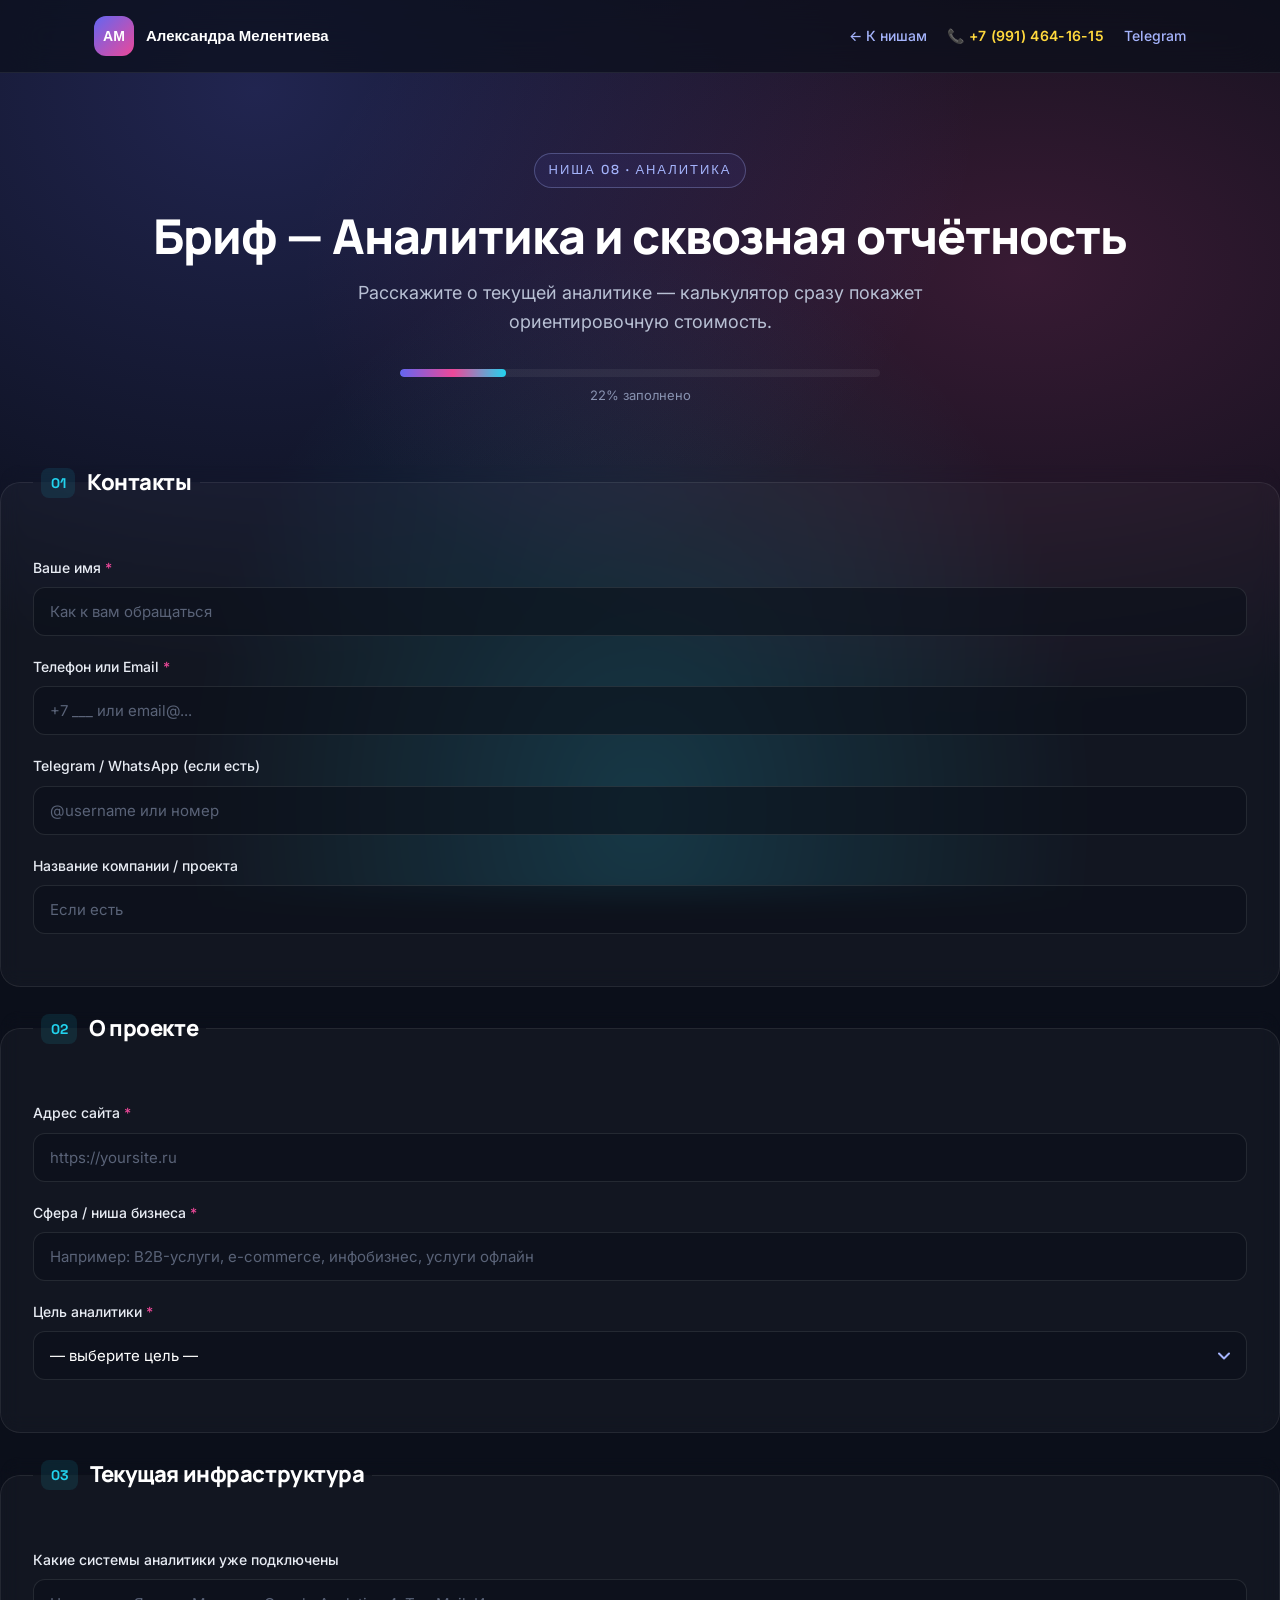
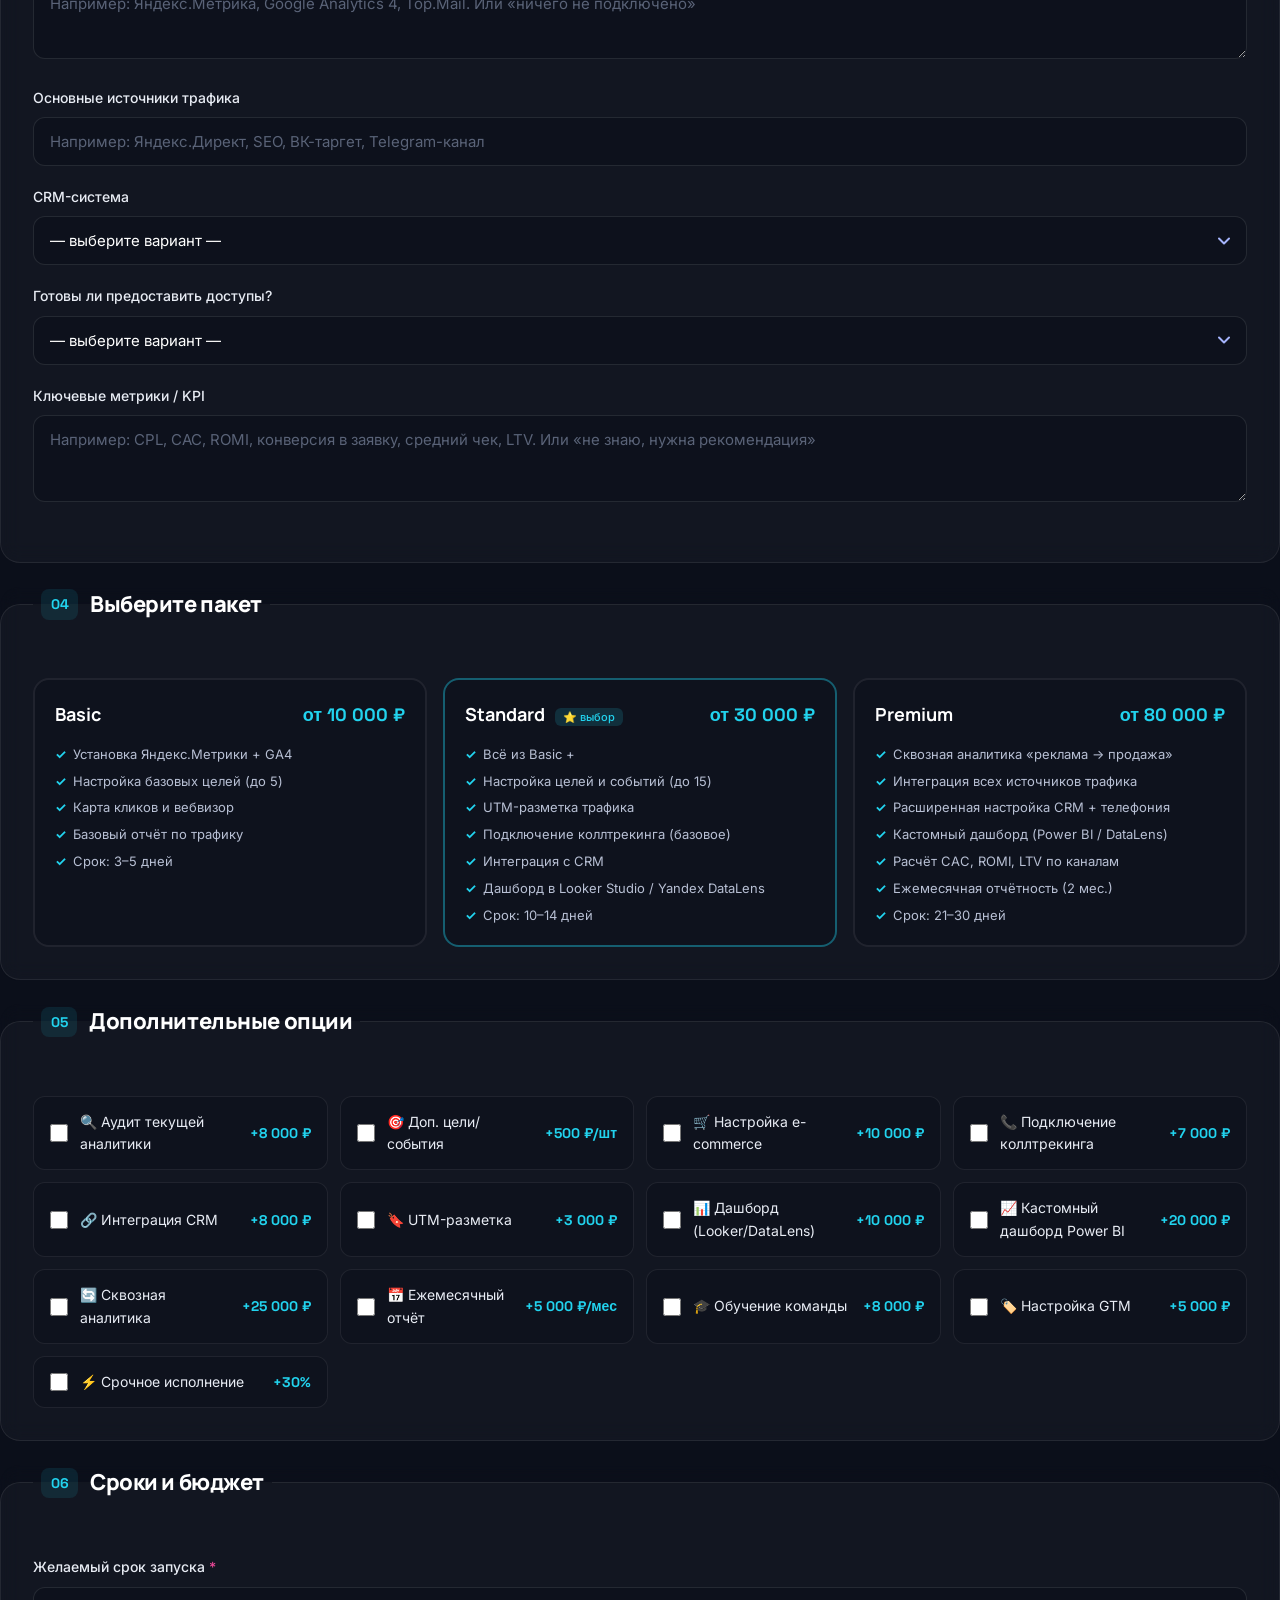
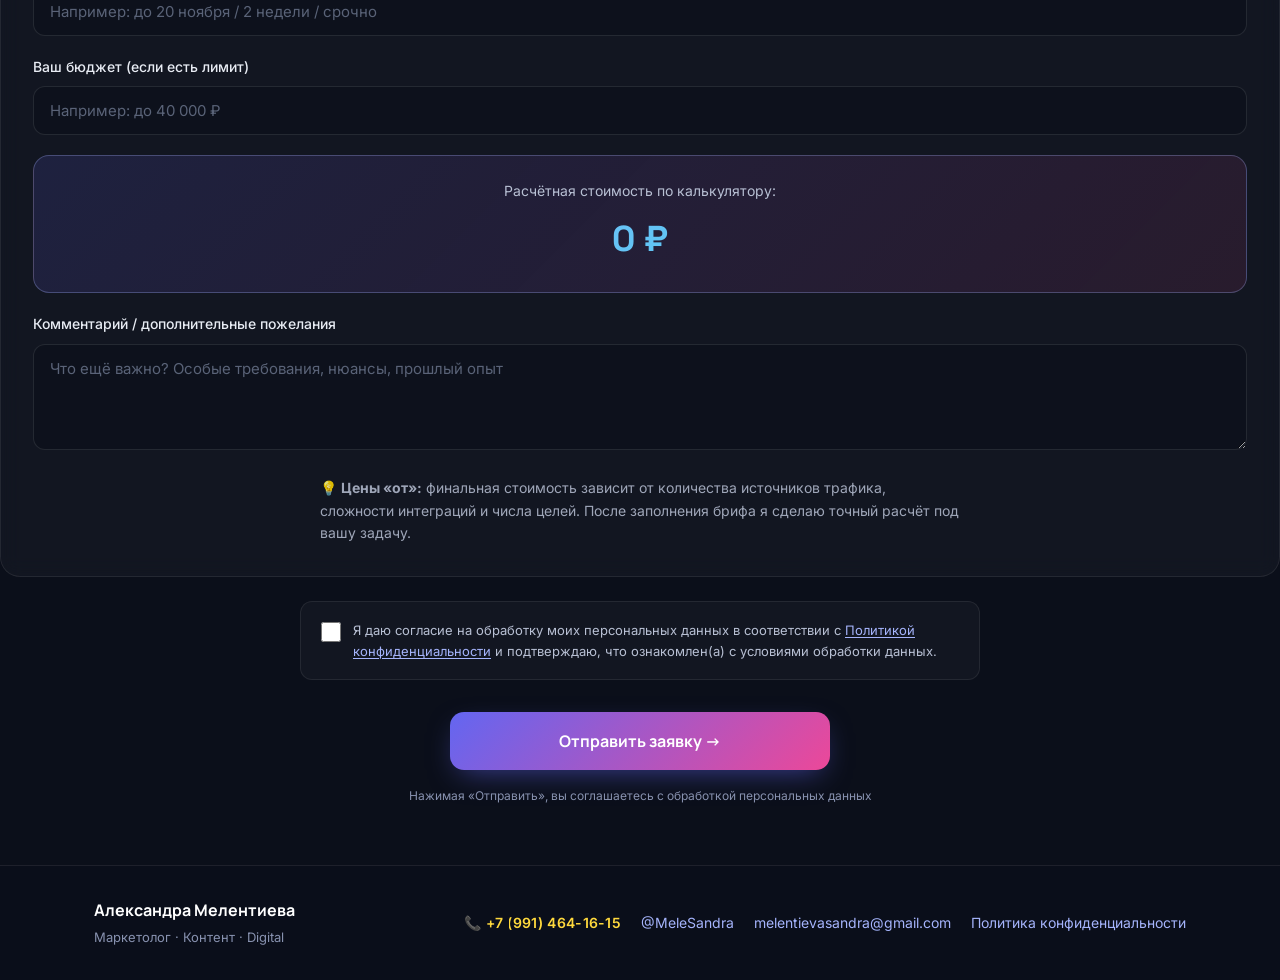
<file: briefs08-analitics.html>
<!DOCTYPE html>
<html lang="ru">
<head>
<meta charset="UTF-8">
<meta name="viewport" content="width=device-width, initial-scale=1.0">
<title>Бриф — Аналитика и сквозная отчётность</title>
<link rel="preconnect" href="https://fonts.googleapis.com">
<link rel="preconnect" href="https://fonts.gstatic.com" crossorigin>
<link href="https://fonts.googleapis.com/css2?family=Manrope:wght@400;500;600;700;800&family=Inter:wght@400;500;600&family=Space+Grotesk:wght@500;700&display=swap" rel="stylesheet">
<link rel="stylesheet" href="style.css">
</head>
<body class="theme-dark">

<header class="site-header">
  <div class="container header-inner">
    <a href="index.html" class="logo">
      <span class="logo-mark">АМ</span>
      <span class="logo-text">Александра Мелентиева</span>
    </a>
    <nav class="contacts-nav">
      <a href="index.html">← К нишам</a>
      <a href="tel:+79914641615">📞 +7 (991) 464-16-15</a>
      <a href="https://t.me/MeleSandra" target="_blank" rel="noopener">Telegram</a>
    </nav>
  </div>
</header>

<main>
  <section class="brief-hero">
    <div class="container">
      <p class="eyebrow">Ниша 08 · Аналитика</p>
      <h1>Бриф — Аналитика и сквозная отчётность</h1>
      <p class="hero-sub">Расскажите о текущей аналитике — калькулятор сразу покажет ориентировочную стоимость.</p>
      <div class="progress-bar"><div class="progress-fill" id="progressFill"></div></div>
      <p class="progress-text"><span id="progressText">0</span>% заполнено</p>
    </div>
  </section>

  <form id="briefForm">

    <!-- Скрытые поля для CRM (Make + Google Sheets) -->
    <input type="hidden" name="Ниша" value="Аналитика и сквозная отчётность">
    <input type="hidden" name="Платформа" value="Сайт melentieva.ru">

    <fieldset class="form-block">
      <legend><span class="block-num">01</span> Контакты</legend>

      <label class="field">
        <span class="field-label">Ваше имя <em>*</em></span>
        <input type="text" name="Имя" required placeholder="Как к вам обращаться">
      </label>

      <label class="field">
        <span class="field-label">Телефон или Email <em>*</em></span>
        <input type="text" name="Контакт" required placeholder="+7 ___ или email@...">
      </label>

      <label class="field">
        <span class="field-label">Telegram / WhatsApp (если есть)</span>
        <input type="text" name="Мессенджер" placeholder="@username или номер">
      </label>

      <label class="field">
        <span class="field-label">Название компании / проекта</span>
        <input type="text" name="Компания" placeholder="Если есть">
      </label>
    </fieldset>

    <fieldset class="form-block">
      <legend><span class="block-num">02</span> О проекте</legend>

      <label class="field">
        <span class="field-label">Адрес сайта <em>*</em></span>
        <input type="text" name="Адрес_сайта" required placeholder="https://yoursite.ru">
      </label>

      <label class="field">
        <span class="field-label">Сфера / ниша бизнеса <em>*</em></span>
        <input type="text" name="Сфера_бизнеса" required placeholder="Например: B2B-услуги, e-commerce, инфобизнес, услуги офлайн">
      </label>

      <label class="field">
        <span class="field-label">Цель аналитики <em>*</em></span>
        <select name="Цель_аналитики" required>
          <option value="">— выберите цель —</option>
          <option value="Настроить базовую аналитику с нуля">Настроить базовую аналитику с нуля</option>
          <option value="Аудит текущей аналитики">Аудит текущей аналитики</option>
          <option value="Сквозная аналитика (от рекламы до продажи)">Сквозная аналитика (от рекламы до продажи)</option>
          <option value="Настроить цели и события">Настроить цели и события</option>
          <option value="Подключить коллтрекинг">Подключить коллтрекинг</option>
          <option value="Дашборд / визуализация данных">Дашборд / визуализация данных</option>
          <option value="Регулярная отчётность">Регулярная отчётность</option>
          <option value="Комплекс (несколько задач)">Комплекс (несколько задач)</option>
        </select>
      </label>
    </fieldset>

    <fieldset class="form-block">
      <legend><span class="block-num">03</span> Текущая инфраструктура</legend>

      <label class="field">
        <span class="field-label">Какие системы аналитики уже подключены</span>
        <textarea name="Текущие_системы" rows="2" placeholder="Например: Яндекс.Метрика, Google Analytics 4, Top.Mail. Или «ничего не подключено»"></textarea>
      </label>

      <label class="field">
        <span class="field-label">Основные источники трафика</span>
        <input type="text" name="Источники_трафика" placeholder="Например: Яндекс.Директ, SEO, ВК-таргет, Telegram-канал">
      </label>

      <label class="field">
        <span class="field-label">CRM-система</span>
        <select name="CRM_наличие">
          <option value="">— выберите вариант —</option>
          <option value="AmoCRM">AmoCRM</option>
          <option value="Битрикс24">Битрикс24</option>
          <option value="RetailCRM">RetailCRM</option>
          <option value="Другая (укажу в комментарии)">Другая (укажу в комментарии)</option>
          <option value="Нет CRM, ведём заявки иначе">Нет CRM, ведём заявки иначе</option>
          <option value="Нужна помощь с выбором">Нужна помощь с выбором</option>
        </select>
      </label>

      <label class="field">
        <span class="field-label">Готовы ли предоставить доступы?</span>
        <select name="Доступы_наличие">
          <option value="">— выберите вариант —</option>
          <option value="Да, дам все необходимые доступы">Да, дам все необходимые доступы</option>
          <option value="Дам частично (обсудим по списку)">Дам частично (обсудим по списку)</option>
          <option value="Нужна помощь в получении доступов">Нужна помощь в получении доступов</option>
          <option value="Доступы у подрядчиков, попробую запросить">Доступы у подрядчиков, попробую запросить</option>
        </select>
      </label>

      <label class="field">
        <span class="field-label">Ключевые метрики / KPI</span>
        <textarea name="Метрики_KPI" rows="3" placeholder="Например: CPL, CAC, ROMI, конверсия в заявку, средний чек, LTV. Или «не знаю, нужна рекомендация»"></textarea>
      </label>
    </fieldset>

    <fieldset class="form-block">
      <legend><span class="block-num">04</span> Выберите пакет</legend>

      <div class="packages">
        <label class="pkg-card">
          <input type="radio" name="Пакет" value="Basic — от 10 000 ₽" data-price="10000" required>
          <div class="pkg-inner">
            <div class="pkg-head">
              <span class="pkg-name">Basic</span>
              <span class="pkg-price">от 10 000 ₽</span>
            </div>
            <ul>
              <li>Установка Яндекс.Метрики + GA4</li>
              <li>Настройка базовых целей (до 5)</li>
              <li>Карта кликов и вебвизор</li>
              <li>Базовый отчёт по трафику</li>
              <li>Срок: 3–5 дней</li>
            </ul>
          </div>
        </label>

        <label class="pkg-card pkg-recommended">
          <input type="radio" name="Пакет" value="Standard — от 30 000 ₽" data-price="30000">
          <div class="pkg-inner">
            <div class="pkg-head">
              <span class="pkg-name">Standard <span class="badge">⭐ выбор</span></span>
              <span class="pkg-price">от 30 000 ₽</span>
            </div>
            <ul>
              <li>Всё из Basic +</li>
              <li>Настройка целей и событий (до 15)</li>
              <li>UTM-разметка трафика</li>
              <li>Подключение коллтрекинга (базовое)</li>
              <li>Интеграция с CRM</li>
              <li>Дашборд в Looker Studio / Yandex DataLens</li>
              <li>Срок: 10–14 дней</li>
            </ul>
          </div>
        </label>

        <label class="pkg-card">
          <input type="radio" name="Пакет" value="Premium — от 80 000 ₽" data-price="80000">
          <div class="pkg-inner">
            <div class="pkg-head">
              <span class="pkg-name">Premium</span>
              <span class="pkg-price">от 80 000 ₽</span>
            </div>
            <ul>
              <li>Сквозная аналитика «реклама → продажа»</li>
              <li>Интеграция всех источников трафика</li>
              <li>Расширенная настройка CRM + телефония</li>
              <li>Кастомный дашборд (Power BI / DataLens)</li>
              <li>Расчёт CAC, ROMI, LTV по каналам</li>
              <li>Ежемесячная отчётность (2 мес.)</li>
              <li>Срок: 21–30 дней</li>
            </ul>
          </div>
        </label>
      </div>
    </fieldset>

    <fieldset class="form-block">
      <legend><span class="block-num">05</span> Дополнительные опции</legend>

      <div class="options">
        <label class="opt-card">
          <input type="checkbox" name="Доп_опции" value="Аудит текущей аналитики (+8 000 ₽)" data-price="8000">
          <span>🔍 Аудит текущей аналитики</span><b>+8 000 ₽</b>
        </label>
        <label class="opt-card">
          <input type="checkbox" name="Доп_опции" value="Доп. цели/события (+500 ₽/шт)" data-price="500">
          <span>🎯 Доп. цели/события</span><b>+500 ₽/шт</b>
        </label>
        <label class="opt-card">
          <input type="checkbox" name="Доп_опции" value="Настройка e-commerce (+10 000 ₽)" data-price="10000">
          <span>🛒 Настройка e-commerce</span><b>+10 000 ₽</b>
        </label>
        <label class="opt-card">
          <input type="checkbox" name="Доп_опции" value="Подключение коллтрекинга (+7 000 ₽)" data-price="7000">
          <span>📞 Подключение коллтрекинга</span><b>+7 000 ₽</b>
        </label>
        <label class="opt-card">
          <input type="checkbox" name="Доп_опции" value="Интеграция CRM (+8 000 ₽)" data-price="8000">
          <span>🔗 Интеграция CRM</span><b>+8 000 ₽</b>
        </label>
        <label class="opt-card">
          <input type="checkbox" name="Доп_опции" value="UTM-разметка всех источников (+3 000 ₽)" data-price="3000">
          <span>🔖 UTM-разметка</span><b>+3 000 ₽</b>
        </label>
        <label class="opt-card">
          <input type="checkbox" name="Доп_опции" value="Дашборд в Looker Studio / DataLens (+10 000 ₽)" data-price="10000">
          <span>📊 Дашборд (Looker/DataLens)</span><b>+10 000 ₽</b>
        </label>
        <label class="opt-card">
          <input type="checkbox" name="Доп_опции" value="Кастомный дашборд Power BI (+20 000 ₽)" data-price="20000">
          <span>📈 Кастомный дашборд Power BI</span><b>+20 000 ₽</b>
        </label>
        <label class="opt-card">
          <input type="checkbox" name="Доп_опции" value="Сквозная аналитика «реклама → CRM» (+25 000 ₽)" data-price="25000">
          <span>🔄 Сквозная аналитика</span><b>+25 000 ₽</b>
        </label>
        <label class="opt-card">
          <input type="checkbox" name="Доп_опции" value="Ежемесячный отчёт (+5 000 ₽/мес)" data-price="5000">
          <span>📅 Ежемесячный отчёт</span><b>+5 000 ₽/мес</b>
        </label>
        <label class="opt-card">
          <input type="checkbox" name="Доп_опции" value="Обучение команды работе с аналитикой (+8 000 ₽)" data-price="8000">
          <span>🎓 Обучение команды</span><b>+8 000 ₽</b>
        </label>
        <label class="opt-card">
          <input type="checkbox" name="Доп_опции" value="Настройка Google Tag Manager (+5 000 ₽)" data-price="5000">
          <span>🏷️ Настройка GTM</span><b>+5 000 ₽</b>
        </label>
        <label class="opt-card opt-urgent">
          <input type="checkbox" name="Доп_опции" value="Срочное исполнение (+30%)" data-percent="30">
          <span>⚡ Срочное исполнение</span><b>+30%</b>
        </label>
      </div>
    </fieldset>

    <fieldset class="form-block">
      <legend><span class="block-num">06</span> Сроки и бюджет</legend>

      <label class="field">
        <span class="field-label">Желаемый срок запуска <em>*</em></span>
        <input type="text" name="Срок" required placeholder="Например: до 20 ноября / 2 недели / срочно">
      </label>

      <label class="field">
        <span class="field-label">Ваш бюджет (если есть лимит)</span>
        <input type="text" name="Бюджет" placeholder="Например: до 40 000 ₽">
      </label>

      <div class="total-box">
        <div class="total-label">Расчётная стоимость по калькулятору:</div>
        <div class="total-value" id="totalValue">0 ₽</div>
        <input type="hidden" name="Итог_калькулятора" id="totalHidden" value="0 ₽">
      </div>

      <label class="field">
        <span class="field-label">Комментарий / дополнительные пожелания</span>
        <textarea name="Комментарий" rows="4" placeholder="Что ещё важно? Особые требования, нюансы, прошлый опыт"></textarea>
      </label>

      <p class="hero-sub" style="margin-top:16px; font-size:14px; opacity:0.85;">
        💡 <strong>Цены «от»:</strong> финальная стоимость зависит от количества источников трафика, сложности интеграций и числа целей. После заполнения брифа я сделаю точный расчёт под вашу задачу.
      </p>
    </fieldset>

    <!-- Блок согласия на обработку персональных данных -->
    <div class="consent-block">
      <label class="consent-label">
        <input type="checkbox" id="consentCheckbox" name="Согласие_ПД" value="Дано" required>
        <span class="consent-text">
          Я даю согласие на обработку моих персональных данных в соответствии с
          <a href="privacy.html" target="_blank" rel="noopener">Политикой конфиденциальности</a>
          и подтверждаю, что ознакомлен(а) с условиями обработки данных.
        </span>
      </label>
    </div>

    <button type="submit" class="btn-submit">Отправить заявку →</button>
    <p class="form-note">Нажимая «Отправить», вы соглашаетесь с обработкой персональных данных</p>

  </form>
</main>

<footer class="site-footer">
  <div class="container footer-inner">
    <div>
      <p class="footer-name">Александра Мелентиева</p>
      <p class="footer-role">Маркетолог · Контент · Digital</p>
    </div>
    <div class="footer-contacts">
      <a href="tel:+79914641615">📞 +7 (991) 464-16-15</a>
      <a href="https://t.me/MeleSandra" target="_blank" rel="noopener">@MeleSandra</a>
      <a href="mailto:melentievasandra@gmail.com">melentievasandra@gmail.com</a>
      <a href="privacy.html">Политика конфиденциальности</a>
    </div>
  </div>
</footer>

<script src="script.js"></script>
</body>
</html>
</file>
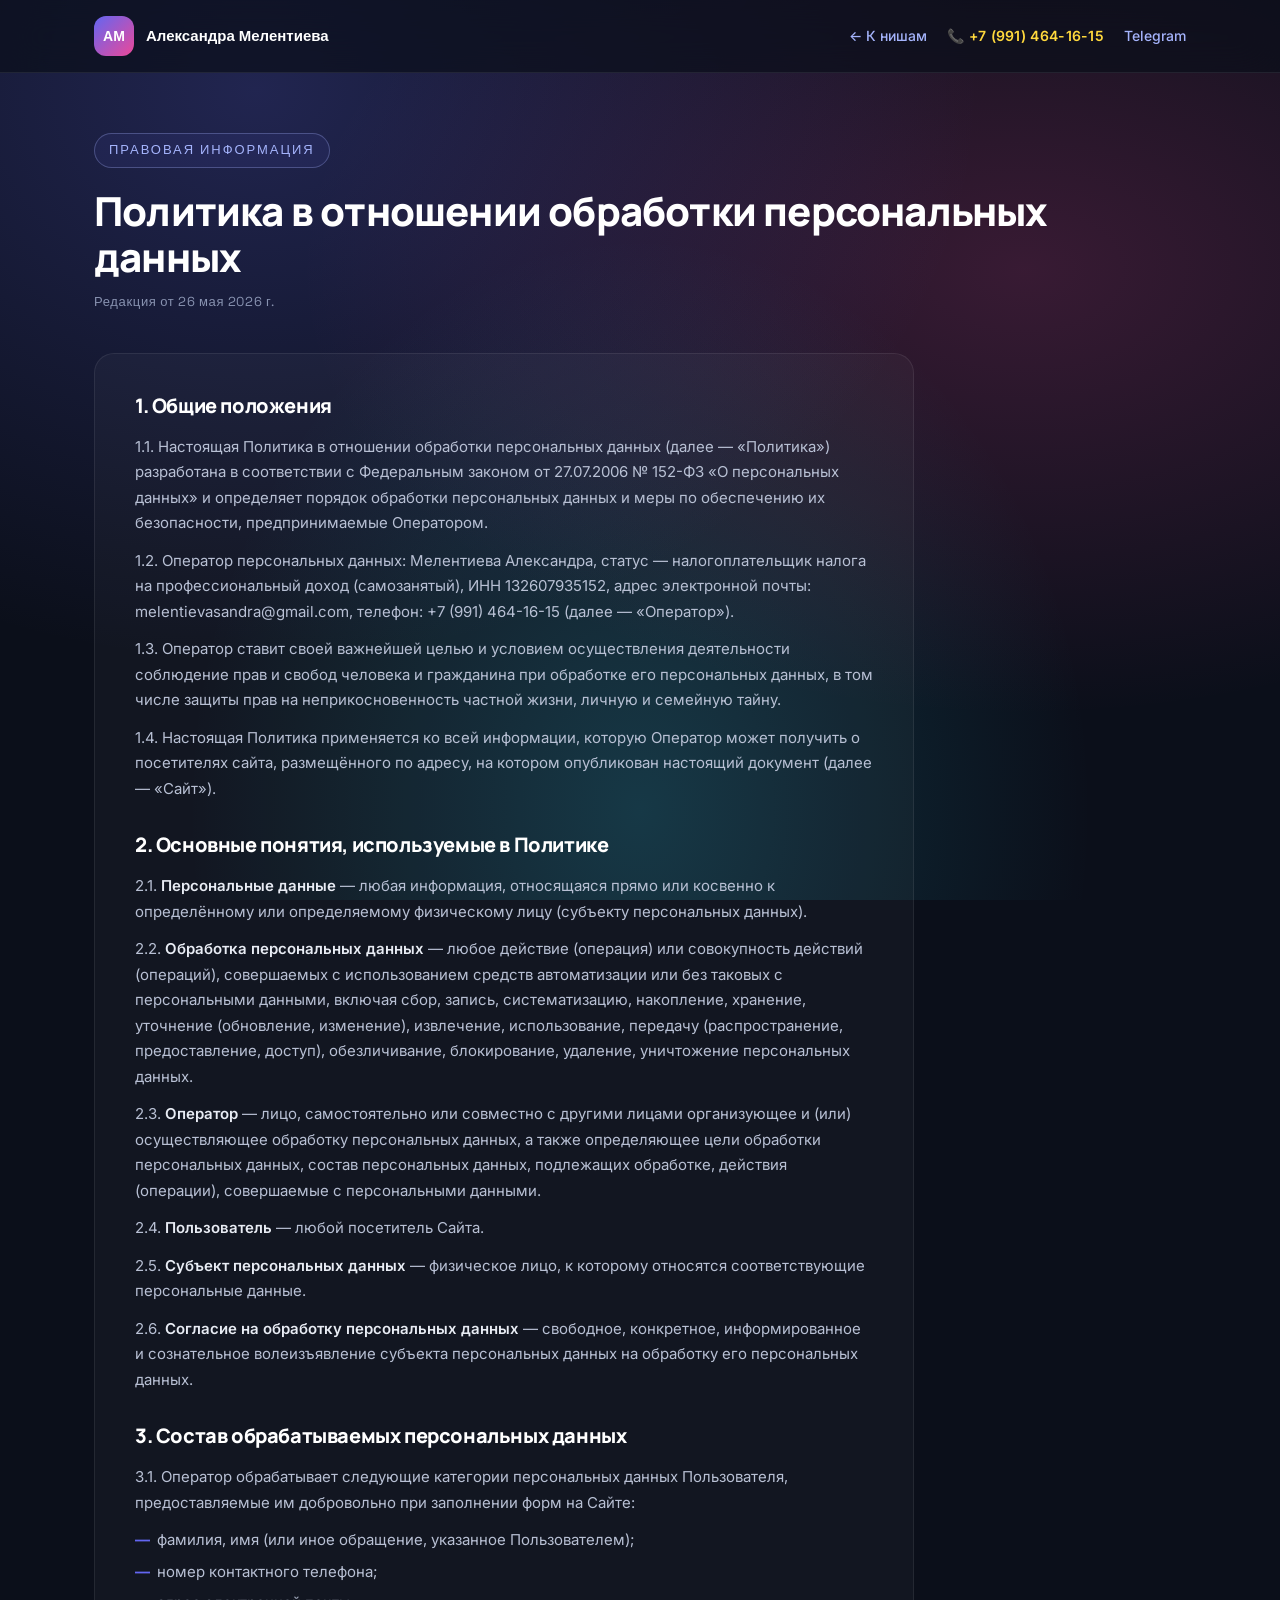
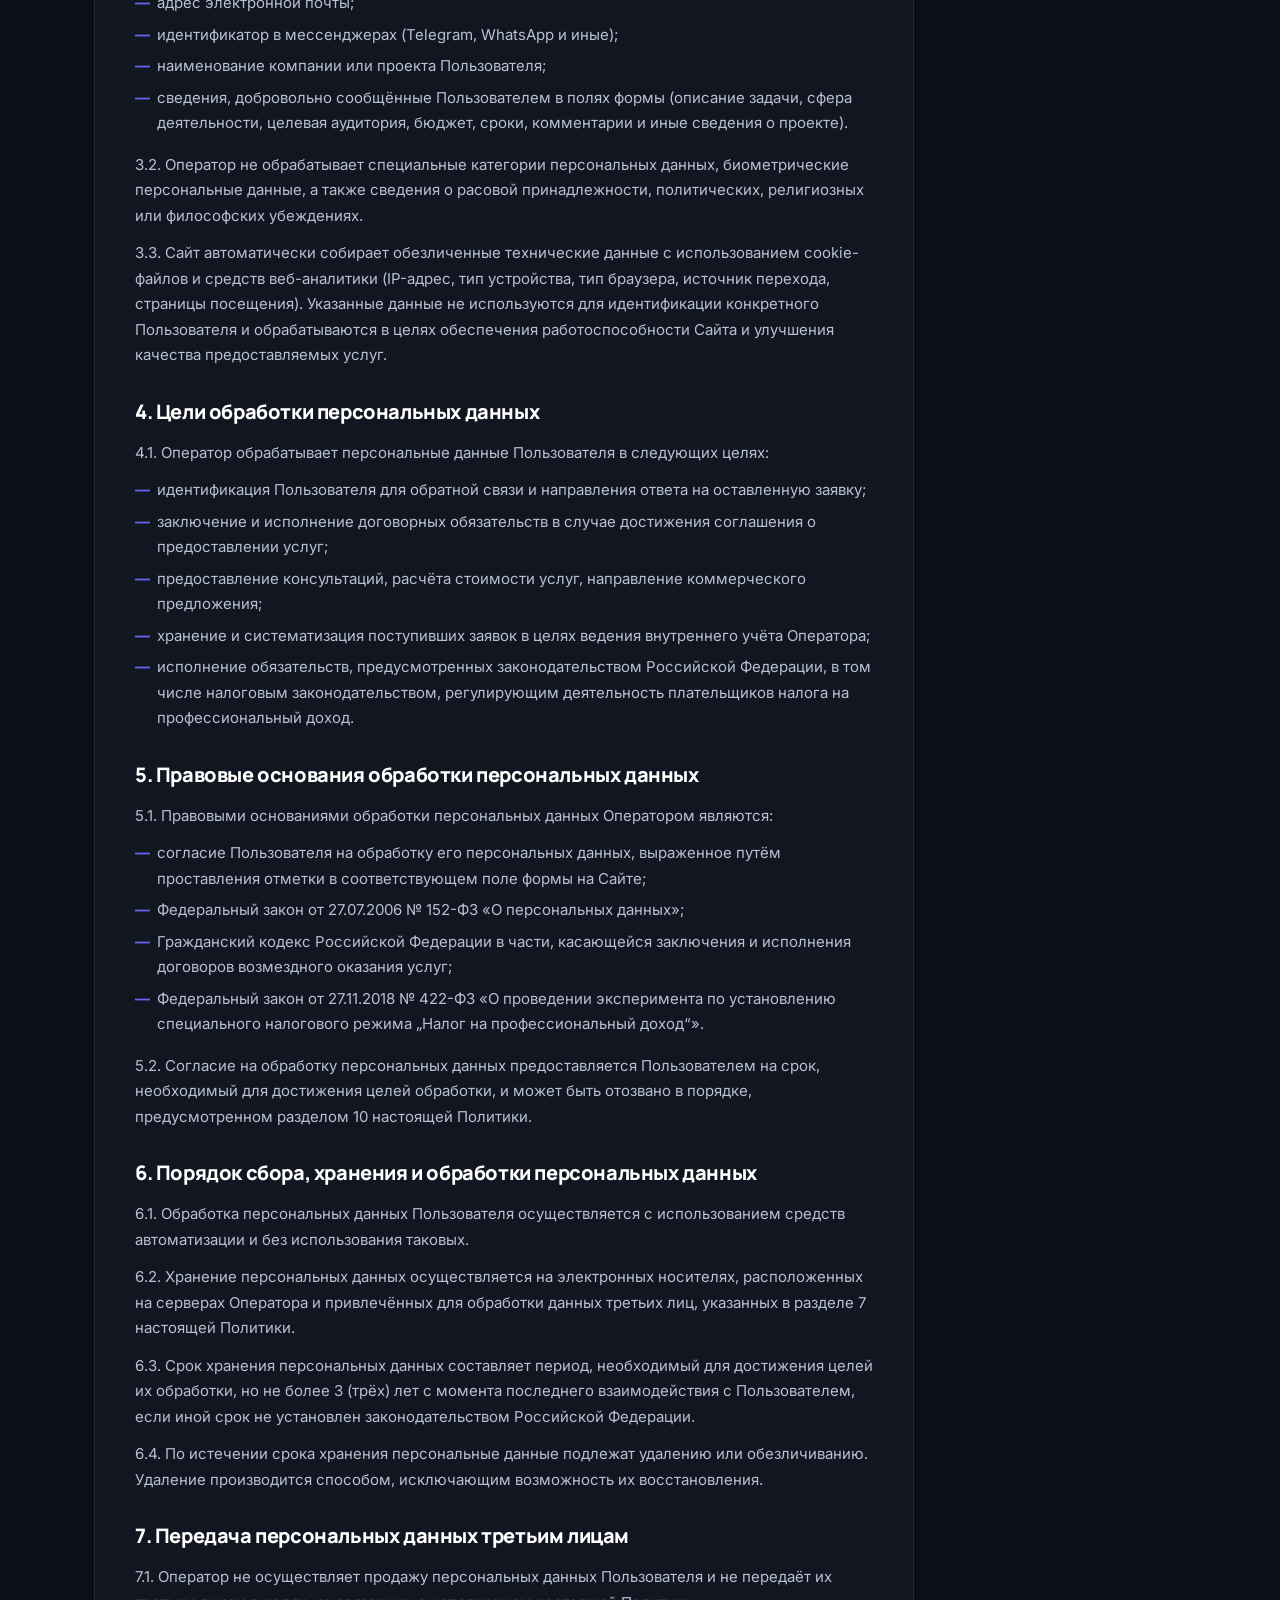
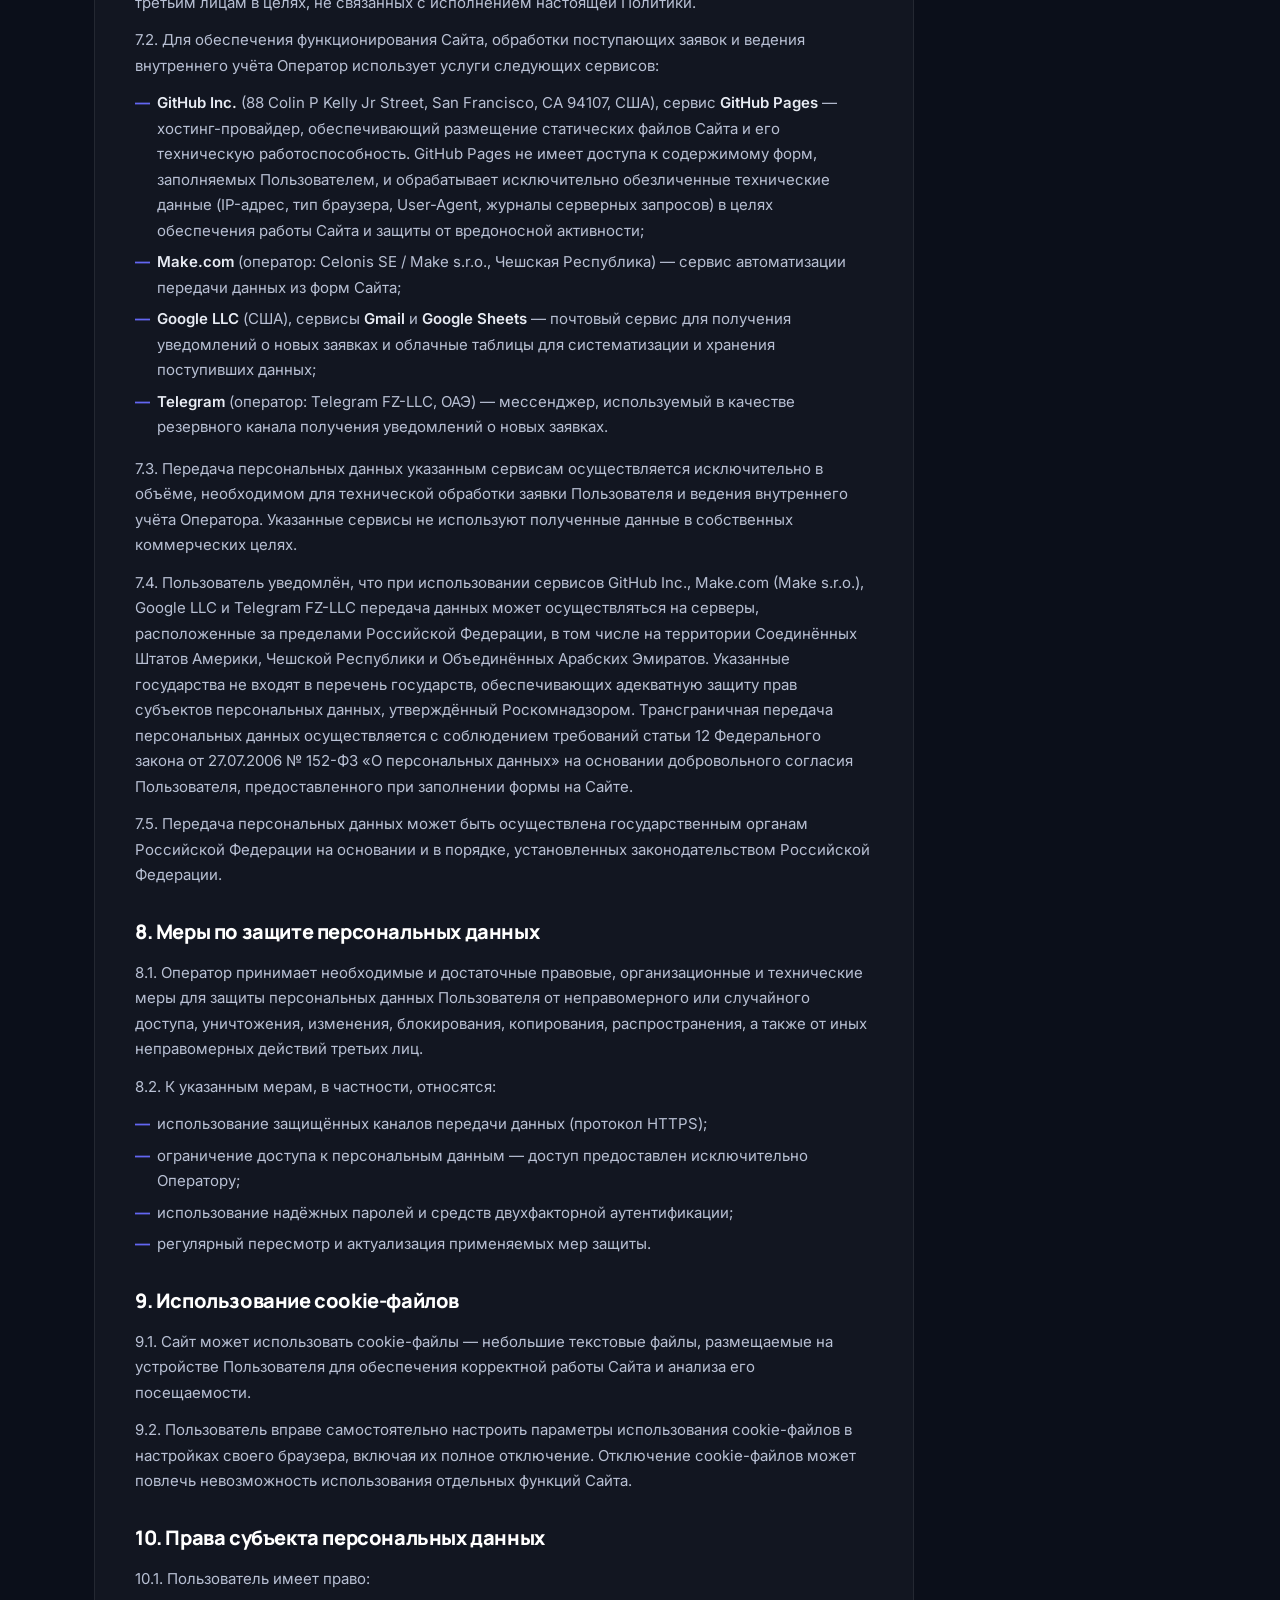
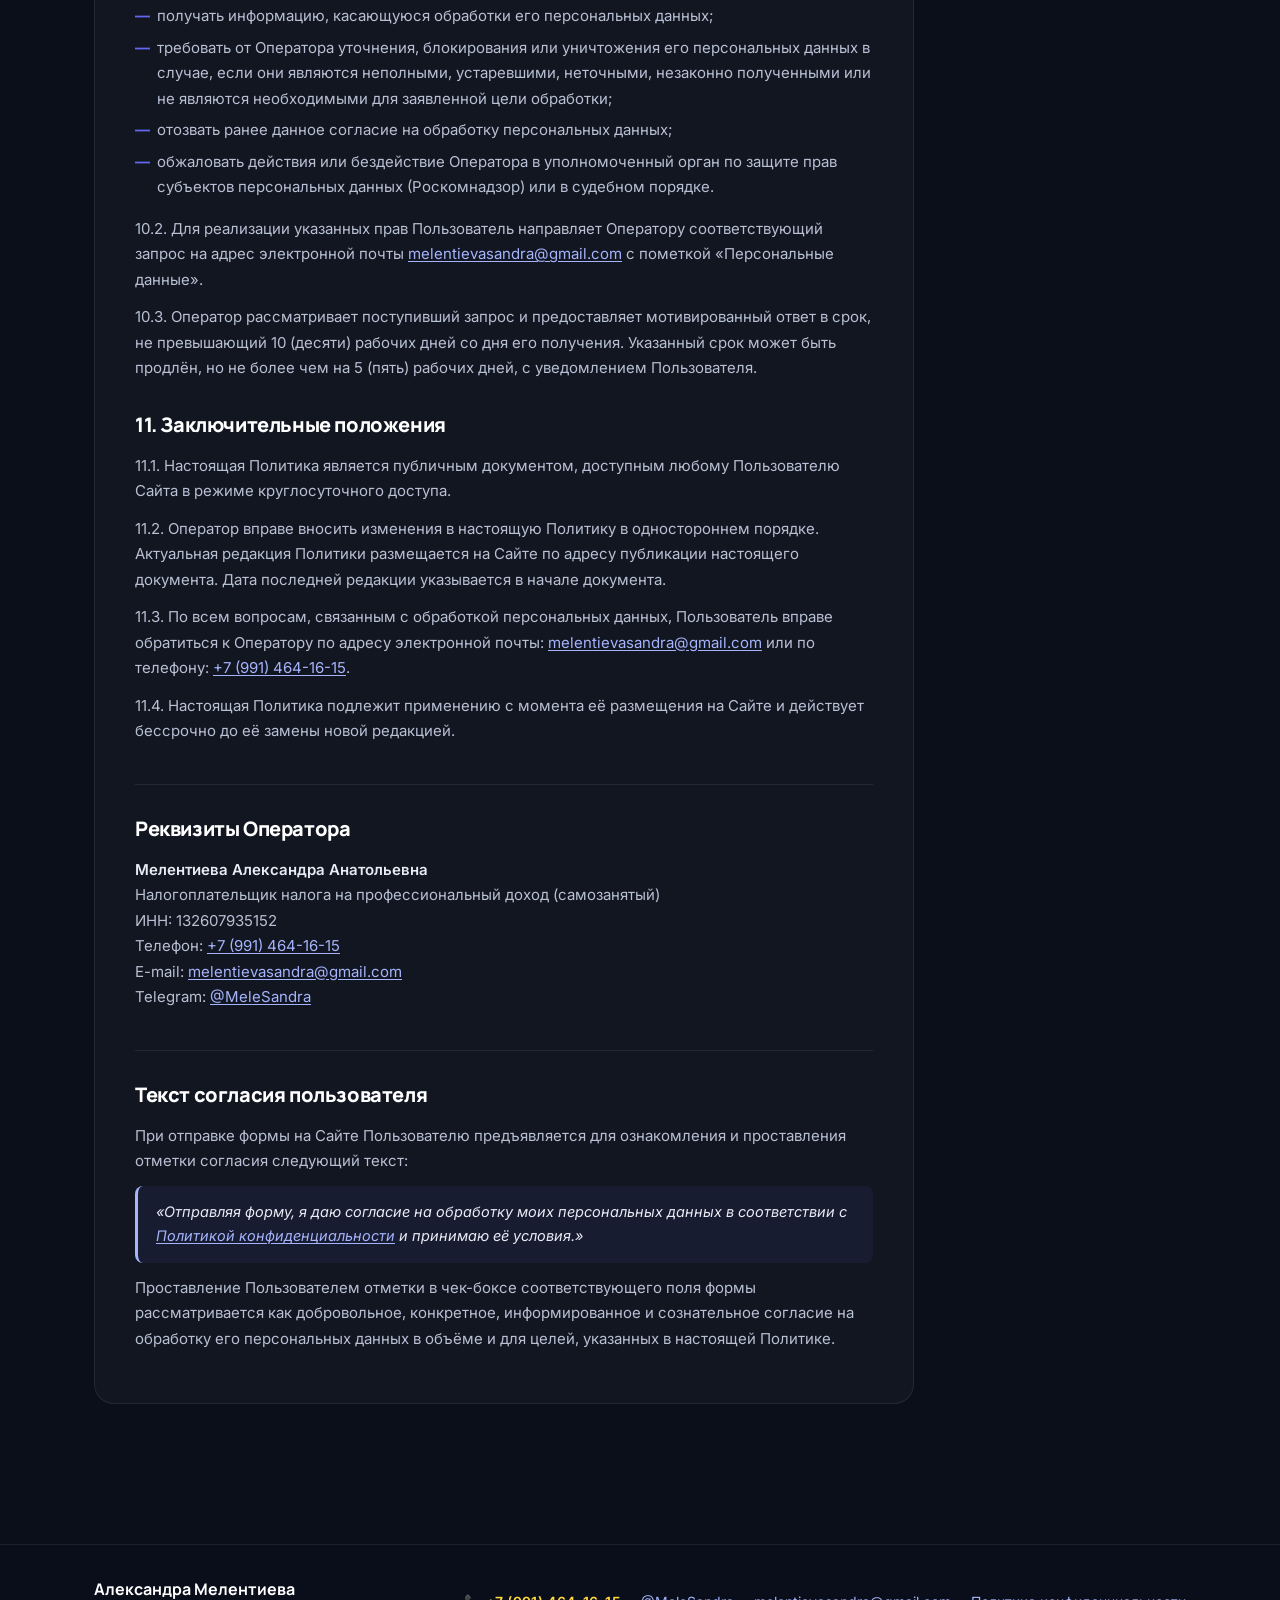
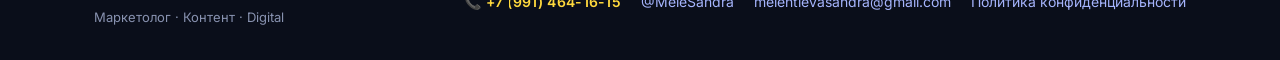
<file: privacy.html>
<!DOCTYPE html>
<html lang="ru">
<head>
<meta charset="UTF-8">
<meta name="viewport" content="width=device-width, initial-scale=1.0">

<!-- 🛡️ Запрет индексации служебно-правовой страницы -->
<meta name="robots" content="noindex, follow">

<title>Политика конфиденциальности — Александра Мелентиева</title>
<meta name="description" content="Политика обработки персональных данных и согласие пользователя на обработку данных при использовании сайта.">

<link rel="preconnect" href="https://fonts.googleapis.com">
<link rel="preconnect" href="https://fonts.gstatic.com" crossorigin>
<link href="https://fonts.googleapis.com/css2?family=Manrope:wght@400;500;600;700;800&family=Inter:wght@400;500;600&family=Space+Grotesk:wght@500;700&display=swap" rel="stylesheet">
<link rel="stylesheet" href="style.css">
</head>
<body class="theme-dark">

<header class="site-header">
  <div class="container header-inner">
    <a href="index.html" class="logo">
      <span class="logo-mark">АМ</span>
      <span class="logo-text">Александра Мелентиева</span>
    </a>
    <nav class="contacts-nav">
      <a href="index.html">← К нишам</a>
      <a href="tel:+79914641615">📞 +7 (991) 464-16-15</a>
      <a href="https://t.me/MeleSandra" target="_blank" rel="noopener">Telegram</a>
    </nav>
  </div>
</header>

<main>
  <section class="legal-page">
    <div class="container">
      <p class="eyebrow">Правовая информация</p>
      <h1>Политика в отношении обработки персональных данных</h1>
      <p class="legal-meta">Редакция от 26 мая 2026 г.</p>

      <article class="legal-content">

        <h2>1. Общие положения</h2>
        <p>1.1. Настоящая Политика в отношении обработки персональных данных (далее — «Политика») разработана в соответствии с Федеральным законом от 27.07.2006 № 152-ФЗ «О персональных данных» и определяет порядок обработки персональных данных и меры по обеспечению их безопасности, предпринимаемые Оператором.</p>
        <p>1.2. Оператор персональных данных: Мелентиева Александра, статус — налогоплательщик налога на профессиональный доход (самозанятый), ИНН 132607935152, адрес электронной почты: melentievasandra@gmail.com, телефон: +7 (991) 464-16-15 (далее — «Оператор»).</p>
        <p>1.3. Оператор ставит своей важнейшей целью и условием осуществления деятельности соблюдение прав и свобод человека и гражданина при обработке его персональных данных, в том числе защиты прав на неприкосновенность частной жизни, личную и семейную тайну.</p>
        <p>1.4. Настоящая Политика применяется ко всей информации, которую Оператор может получить о посетителях сайта, размещённого по адресу, на котором опубликован настоящий документ (далее — «Сайт»).</p>

        <h2>2. Основные понятия, используемые в Политике</h2>
        <p>2.1. <b>Персональные данные</b> — любая информация, относящаяся прямо или косвенно к определённому или определяемому физическому лицу (субъекту персональных данных).</p>
        <p>2.2. <b>Обработка персональных данных</b> — любое действие (операция) или совокупность действий (операций), совершаемых с использованием средств автоматизации или без таковых с персональными данными, включая сбор, запись, систематизацию, накопление, хранение, уточнение (обновление, изменение), извлечение, использование, передачу (распространение, предоставление, доступ), обезличивание, блокирование, удаление, уничтожение персональных данных.</p>
        <p>2.3. <b>Оператор</b> — лицо, самостоятельно или совместно с другими лицами организующее и (или) осуществляющее обработку персональных данных, а также определяющее цели обработки персональных данных, состав персональных данных, подлежащих обработке, действия (операции), совершаемые с персональными данными.</p>
        <p>2.4. <b>Пользователь</b> — любой посетитель Сайта.</p>
        <p>2.5. <b>Субъект персональных данных</b> — физическое лицо, к которому относятся соответствующие персональные данные.</p>
        <p>2.6. <b>Согласие на обработку персональных данных</b> — свободное, конкретное, информированное и сознательное волеизъявление субъекта персональных данных на обработку его персональных данных.</p>

        <h2>3. Состав обрабатываемых персональных данных</h2>
        <p>3.1. Оператор обрабатывает следующие категории персональных данных Пользователя, предоставляемые им добровольно при заполнении форм на Сайте:</p>
        <ul>
          <li>фамилия, имя (или иное обращение, указанное Пользователем);</li>
          <li>номер контактного телефона;</li>
          <li>адрес электронной почты;</li>
          <li>идентификатор в мессенджерах (Telegram, WhatsApp и иные);</li>
          <li>наименование компании или проекта Пользователя;</li>
          <li>сведения, добровольно сообщённые Пользователем в полях формы (описание задачи, сфера деятельности, целевая аудитория, бюджет, сроки, комментарии и иные сведения о проекте).</li>
        </ul>
        <p>3.2. Оператор не обрабатывает специальные категории персональных данных, биометрические персональные данные, а также сведения о расовой принадлежности, политических, религиозных или философских убеждениях.</p>
        <p>3.3. Сайт автоматически собирает обезличенные технические данные с использованием cookie-файлов и средств веб-аналитики (IP-адрес, тип устройства, тип браузера, источник перехода, страницы посещения). Указанные данные не используются для идентификации конкретного Пользователя и обрабатываются в целях обеспечения работоспособности Сайта и улучшения качества предоставляемых услуг.</p>

        <h2>4. Цели обработки персональных данных</h2>
        <p>4.1. Оператор обрабатывает персональные данные Пользователя в следующих целях:</p>
        <ul>
          <li>идентификация Пользователя для обратной связи и направления ответа на оставленную заявку;</li>
          <li>заключение и исполнение договорных обязательств в случае достижения соглашения о предоставлении услуг;</li>
          <li>предоставление консультаций, расчёта стоимости услуг, направление коммерческого предложения;</li>
          <li>хранение и систематизация поступивших заявок в целях ведения внутреннего учёта Оператора;</li>
          <li>исполнение обязательств, предусмотренных законодательством Российской Федерации, в том числе налоговым законодательством, регулирующим деятельность плательщиков налога на профессиональный доход.</li>
        </ul>

        <h2>5. Правовые основания обработки персональных данных</h2>
        <p>5.1. Правовыми основаниями обработки персональных данных Оператором являются:</p>
        <ul>
          <li>согласие Пользователя на обработку его персональных данных, выраженное путём проставления отметки в соответствующем поле формы на Сайте;</li>
          <li>Федеральный закон от 27.07.2006 № 152-ФЗ «О персональных данных»;</li>
          <li>Гражданский кодекс Российской Федерации в части, касающейся заключения и исполнения договоров возмездного оказания услуг;</li>
          <li>Федеральный закон от 27.11.2018 № 422-ФЗ «О проведении эксперимента по установлению специального налогового режима „Налог на профессиональный доход“».</li>
        </ul>
        <p>5.2. Согласие на обработку персональных данных предоставляется Пользователем на срок, необходимый для достижения целей обработки, и может быть отозвано в порядке, предусмотренном разделом 10 настоящей Политики.</p>

        <h2>6. Порядок сбора, хранения и обработки персональных данных</h2>
        <p>6.1. Обработка персональных данных Пользователя осуществляется с использованием средств автоматизации и без использования таковых.</p>
        <p>6.2. Хранение персональных данных осуществляется на электронных носителях, расположенных на серверах Оператора и привлечённых для обработки данных третьих лиц, указанных в разделе 7 настоящей Политики.</p>
        <p>6.3. Срок хранения персональных данных составляет период, необходимый для достижения целей их обработки, но не более 3 (трёх) лет с момента последнего взаимодействия с Пользователем, если иной срок не установлен законодательством Российской Федерации.</p>
        <p>6.4. По истечении срока хранения персональные данные подлежат удалению или обезличиванию. Удаление производится способом, исключающим возможность их восстановления.</p>

        <h2>7. Передача персональных данных третьим лицам</h2>
        <p>7.1. Оператор не осуществляет продажу персональных данных Пользователя и не передаёт их третьим лицам в целях, не связанных с исполнением настоящей Политики.</p>
        <p>7.2. Для обеспечения функционирования Сайта, обработки поступающих заявок и ведения внутреннего учёта Оператор использует услуги следующих сервисов:</p>
        <ul>
          <li><b>GitHub Inc.</b> (88 Colin P Kelly Jr Street, San Francisco, CA 94107, США), сервис <b>GitHub Pages</b> — хостинг-провайдер, обеспечивающий размещение статических файлов Сайта и его техническую работоспособность. GitHub Pages не имеет доступа к содержимому форм, заполняемых Пользователем, и обрабатывает исключительно обезличенные технические данные (IP-адрес, тип браузера, User-Agent, журналы серверных запросов) в целях обеспечения работы Сайта и защиты от вредоносной активности;</li>
          <li><b>Make.com</b> (оператор: Celonis SE / Make s.r.o., Чешская Республика) — сервис автоматизации передачи данных из форм Сайта;</li>
          <li><b>Google LLC</b> (США), сервисы <b>Gmail</b> и <b>Google Sheets</b> — почтовый сервис для получения уведомлений о новых заявках и облачные таблицы для систематизации и хранения поступивших данных;</li>
          <li><b>Telegram</b> (оператор: Telegram FZ-LLC, ОАЭ) — мессенджер, используемый в качестве резервного канала получения уведомлений о новых заявках.</li>
        </ul>
        <p>7.3. Передача персональных данных указанным сервисам осуществляется исключительно в объёме, необходимом для технической обработки заявки Пользователя и ведения внутреннего учёта Оператора. Указанные сервисы не используют полученные данные в собственных коммерческих целях.</p>
        <p>7.4. Пользователь уведомлён, что при использовании сервисов GitHub Inc., Make.com (Make s.r.o.), Google LLC и Telegram FZ-LLC передача данных может осуществляться на серверы, расположенные за пределами Российской Федерации, в том числе на территории Соединённых Штатов Америки, Чешской Республики и Объединённых Арабских Эмиратов. Указанные государства не входят в перечень государств, обеспечивающих адекватную защиту прав субъектов персональных данных, утверждённый Роскомнадзором. Трансграничная передача персональных данных осуществляется с соблюдением требований статьи 12 Федерального закона от 27.07.2006 № 152-ФЗ «О персональных данных» на основании добровольного согласия Пользователя, предоставленного при заполнении формы на Сайте.</p>
        <p>7.5. Передача персональных данных может быть осуществлена государственным органам Российской Федерации на основании и в порядке, установленных законодательством Российской Федерации.</p>

        <h2>8. Меры по защите персональных данных</h2>
        <p>8.1. Оператор принимает необходимые и достаточные правовые, организационные и технические меры для защиты персональных данных Пользователя от неправомерного или случайного доступа, уничтожения, изменения, блокирования, копирования, распространения, а также от иных неправомерных действий третьих лиц.</p>
        <p>8.2. К указанным мерам, в частности, относятся:</p>
        <ul>
          <li>использование защищённых каналов передачи данных (протокол HTTPS);</li>
          <li>ограничение доступа к персональным данным — доступ предоставлен исключительно Оператору;</li>
          <li>использование надёжных паролей и средств двухфакторной аутентификации;</li>
          <li>регулярный пересмотр и актуализация применяемых мер защиты.</li>
        </ul>

        <h2>9. Использование cookie-файлов</h2>
        <p>9.1. Сайт может использовать cookie-файлы — небольшие текстовые файлы, размещаемые на устройстве Пользователя для обеспечения корректной работы Сайта и анализа его посещаемости.</p>
        <p>9.2. Пользователь вправе самостоятельно настроить параметры использования cookie-файлов в настройках своего браузера, включая их полное отключение. Отключение cookie-файлов может повлечь невозможность использования отдельных функций Сайта.</p>

        <h2>10. Права субъекта персональных данных</h2>
        <p>10.1. Пользователь имеет право:</p>
        <ul>
          <li>получать информацию, касающуюся обработки его персональных данных;</li>
          <li>требовать от Оператора уточнения, блокирования или уничтожения его персональных данных в случае, если они являются неполными, устаревшими, неточными, незаконно полученными или не являются необходимыми для заявленной цели обработки;</li>
          <li>отозвать ранее данное согласие на обработку персональных данных;</li>
          <li>обжаловать действия или бездействие Оператора в уполномоченный орган по защите прав субъектов персональных данных (Роскомнадзор) или в судебном порядке.</li>
        </ul>
        <p>10.2. Для реализации указанных прав Пользователь направляет Оператору соответствующий запрос на адрес электронной почты <a href="mailto:melentievasandra@gmail.com">melentievasandra@gmail.com</a> с пометкой «Персональные данные».</p>
        <p>10.3. Оператор рассматривает поступивший запрос и предоставляет мотивированный ответ в срок, не превышающий 10 (десяти) рабочих дней со дня его получения. Указанный срок может быть продлён, но не более чем на 5 (пять) рабочих дней, с уведомлением Пользователя.</p>

        <h2>11. Заключительные положения</h2>
        <p>11.1. Настоящая Политика является публичным документом, доступным любому Пользователю Сайта в режиме круглосуточного доступа.</p>
        <p>11.2. Оператор вправе вносить изменения в настоящую Политику в одностороннем порядке. Актуальная редакция Политики размещается на Сайте по адресу публикации настоящего документа. Дата последней редакции указывается в начале документа.</p>
        <p>11.3. По всем вопросам, связанным с обработкой персональных данных, Пользователь вправе обратиться к Оператору по адресу электронной почты: <a href="mailto:melentievasandra@gmail.com">melentievasandra@gmail.com</a> или по телефону: <a href="tel:+79914641615">+7 (991) 464-16-15</a>.</p>
        <p>11.4. Настоящая Политика подлежит применению с момента её размещения на Сайте и действует бессрочно до её замены новой редакцией.</p>

        <hr class="legal-divider">

        <h2>Реквизиты Оператора</h2>
        <p>
          <b>Мелентиева Александра Анатольевна</b><br>
          Налогоплательщик налога на профессиональный доход (самозанятый)<br>
          ИНН: 132607935152<br>
          Телефон: <a href="tel:+79914641615">+7 (991) 464-16-15</a><br>
          E-mail: <a href="mailto:melentievasandra@gmail.com">melentievasandra@gmail.com</a><br>
          Telegram: <a href="https://t.me/MeleSandra" target="_blank" rel="noopener">@MeleSandra</a>
        </p>

        <hr class="legal-divider">

        <h2>Текст согласия пользователя</h2>
        <p>При отправке формы на Сайте Пользователю предъявляется для ознакомления и проставления отметки согласия следующий текст:</p>
        <p class="consent-quote">«Отправляя форму, я даю согласие на обработку моих персональных данных в соответствии с <a href="privacy.html">Политикой конфиденциальности</a> и принимаю её условия.»</p>
        <p>Проставление Пользователем отметки в чек-боксе соответствующего поля формы рассматривается как добровольное, конкретное, информированное и сознательное согласие на обработку его персональных данных в объёме и для целей, указанных в настоящей Политике.</p>

      </article>
    </div>
  </section>
</main>

<footer class="site-footer">
  <div class="container footer-inner">
    <div>
      <p class="footer-name">Александра Мелентиева</p>
      <p class="footer-role">Маркетолог · Контент · Digital</p>
    </div>
    <div class="footer-contacts">
      <a href="tel:+79914641615">📞 +7 (991) 464-16-15</a>
      <a href="https://t.me/MeleSandra" target="_blank" rel="noopener">@MeleSandra</a>
      <a href="mailto:melentievasandra@gmail.com">melentievasandra@gmail.com</a>
      <a href="privacy.html">Политика конфиденциальности</a>
    </div>
  </div>
</footer>

</body>
</html>
</file>
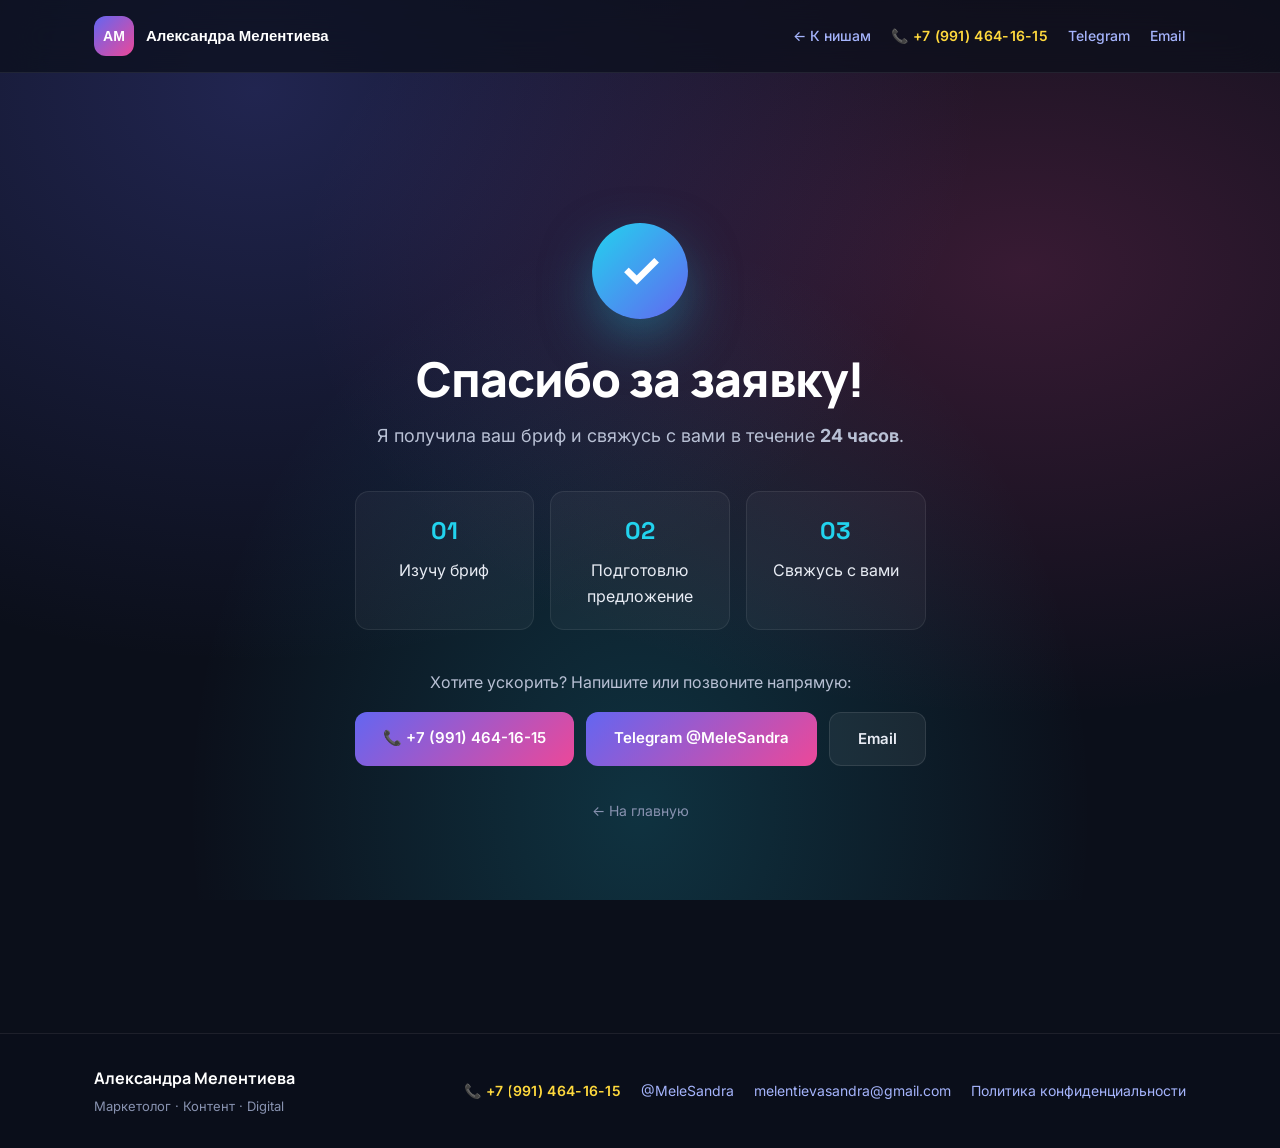
<file: thanks.html>
<!DOCTYPE html>
<html lang="ru">
<head>
<meta charset="UTF-8">
<meta name="viewport" content="width=device-width, initial-scale=1.0">

<!-- 🛡️ Запрет индексации служебной страницы -->
<meta name="robots" content="noindex, nofollow">

<title>Спасибо за заявку! — Александра Мелентиева</title>
<meta name="description" content="Ваша заявка успешно отправлена. Свяжусь с вами в течение 24 часов.">

<link rel="preconnect" href="https://fonts.googleapis.com">
<link rel="preconnect" href="https://fonts.gstatic.com" crossorigin>
<link href="https://fonts.googleapis.com/css2?family=Manrope:wght@400;500;600;700;800&family=Inter:wght@400;500;600&family=Space+Grotesk:wght@500;700&display=swap" rel="stylesheet">
<link rel="stylesheet" href="style.css">
</head>
<body class="theme-dark">

<header class="site-header">
  <div class="container header-inner">
    <a href="index.html" class="logo">
      <span class="logo-mark">АМ</span>
      <span class="logo-text">Александра Мелентиева</span>
    </a>
    <nav class="contacts-nav">
      <a href="index.html">← К нишам</a>
      <a href="tel:+79914641615">📞 +7 (991) 464-16-15</a>
      <a href="https://t.me/MeleSandra" target="_blank" rel="noopener">Telegram</a>
      <a href="mailto:melentievasandra@gmail.com">Email</a>
    </nav>
  </div>
</header>

<main class="thanks-page">
  <div class="container thanks-inner">
    <div class="thanks-icon">✓</div>
    <h1>Спасибо за заявку!</h1>
    <p class="thanks-sub">Я получила ваш бриф и свяжусь с вами в течение <b>24 часов</b>.</p>

    <div class="thanks-steps">
      <div class="t-step"><b>01</b> Изучу бриф</div>
      <div class="t-step"><b>02</b> Подготовлю предложение</div>
      <div class="t-step"><b>03</b> Свяжусь с вами</div>
    </div>

    <div class="thanks-contacts">
      <p>Хотите ускорить? Напишите или позвоните напрямую:</p>
      <div class="thanks-buttons">
        <a href="tel:+79914641615" class="btn-primary">📞 +7 (991) 464-16-15</a>
        <a href="https://t.me/MeleSandra" target="_blank" rel="noopener" class="btn-primary">Telegram @MeleSandra</a>
        <a href="mailto:melentievasandra@gmail.com" class="btn-secondary">Email</a>
      </div>
    </div>

    <a href="index.html" class="back-home">← На главную</a>
  </div>
</main>

<footer class="site-footer">
  <div class="container footer-inner">
    <div>
      <p class="footer-name">Александра Мелентиева</p>
      <p class="footer-role">Маркетолог · Контент · Digital</p>
    </div>
    <div class="footer-contacts">
      <a href="tel:+79914641615">📞 +7 (991) 464-16-15</a>
      <a href="https://t.me/MeleSandra" target="_blank" rel="noopener">@MeleSandra</a>
      <a href="mailto:melentievasandra@gmail.com">melentievasandra@gmail.com</a>
      <a href="privacy.html">Политика конфиденциальности</a>
    </div>
  </div>
</footer>

<!-- ========================================
     БЛОК ДЛЯ ОТСЛЕЖИВАНИЯ КОНВЕРСИИ
     Сюда позже вставится код целей:
     - Яндекс.Метрика: ym(XXXXX, 'reachGoal', 'BRIEF_SUBMITTED');
     - Google Analytics: gtag('event', 'conversion', {...});
     ======================================== -->
<script>
  // Метка успешной отправки заявки (для последующих счётчиков)
  console.log('✅ Конверсия: бриф отправлен');
  // window.dataLayer = window.dataLayer || [];
  // window.dataLayer.push({ event: 'brief_submitted' });
</script>

</body>
</html>
</file>
<file: style.css>
/* ===== Базовое ===== */
*,*::before,*::after{box-sizing:border-box;margin:0;padding:0}
html{scroll-behavior:smooth}
body{
  font-family:'Inter',sans-serif;
  color:#E8ECF4;
  background:#0B0F1A;
  line-height:1.6;
  min-height:100vh;
  position:relative;
  overflow-x:hidden;
}
body::before{
  content:'';position:fixed;inset:0;z-index:-1;
  background:
    radial-gradient(ellipse at 20% 10%, rgba(99,102,241,.25), transparent 50%),
    radial-gradient(ellipse at 80% 30%, rgba(236,72,153,.20), transparent 50%),
    radial-gradient(ellipse at 50% 90%, rgba(34,211,238,.18), transparent 50%),
    #0B0F1A;
}
.container{max-width:1140px;margin:0 auto;padding:0 24px}
h1,h2,h3,h4,legend{font-family:'Manrope',sans-serif;font-weight:800;letter-spacing:-.02em;color:#fff}
h1{font-size:clamp(28px,4vw,48px);line-height:1.15;margin-bottom:16px}
h2{font-size:clamp(24px,3vw,36px);line-height:1.2;margin-bottom:24px}
h3{font-size:20px;margin-bottom:8px}
h4{font-size:17px;margin-bottom:8px}
p{color:#B8C0D4}
a{color:#A5B4FC;text-decoration:none;transition:color .2s}
a:hover{color:#fff}

/* ===== Шапка ===== */
.site-header{
  position:sticky;top:0;z-index:50;
  backdrop-filter:blur(20px);
  background:rgba(11,15,26,.7);
  border-bottom:1px solid rgba(255,255,255,.08);
}
.header-inner{display:flex;align-items:center;justify-content:space-between;padding:16px 24px;gap:20px}
.logo{display:flex;align-items:center;gap:12px;font-family:'Space Grotesk',sans-serif;font-weight:700;color:#fff}
.logo-mark{
  width:40px;height:40px;border-radius:12px;
  background:linear-gradient(135deg,#6366F1,#EC4899);
  display:grid;place-items:center;font-size:14px;color:#fff;
  flex-shrink:0;
}
.logo-text{font-size:15px}
.contacts-nav{display:flex;gap:20px;font-size:14px;font-weight:500;flex-wrap:wrap;align-items:center}

/* Жёлтый телефон в шапке и подвале */
.contacts-nav a[href^="tel:"],
.footer-contacts a[href^="tel:"]{
  font-weight:600;
  color:#ffd93d;
  letter-spacing:.3px;
}
.contacts-nav a[href^="tel:"]:hover,
.footer-contacts a[href^="tel:"]:hover{color:#fff}

/* Телефон — не разрывать по словам */
a[href^="tel:"]{white-space:nowrap}

/* ===== Hero ===== */
.hero,.brief-hero{padding:80px 0 60px;text-align:center}
.eyebrow{
  display:inline-block;font-family:'Space Grotesk',sans-serif;font-weight:500;
  font-size:13px;letter-spacing:.15em;text-transform:uppercase;
  color:#A5B4FC;margin-bottom:20px;
  padding:6px 14px;border:1px solid rgba(165,180,252,.3);border-radius:99px;
  background:rgba(99,102,241,.08);
}
.hero-sub{font-size:18px;max-width:640px;margin:16px auto 0}
.hero-stats{display:flex;flex-wrap:wrap;justify-content:center;gap:40px;margin-top:48px}
.stat{display:flex;flex-direction:column;align-items:center;gap:4px}
.stat b{font-family:'Space Grotesk',sans-serif;font-size:32px;color:#fff;font-weight:700}
.stat span{font-size:13px;color:#8892B0;text-transform:uppercase;letter-spacing:.1em}

/* ===== Секции и заголовки ===== */
.section-title{text-align:center;margin-bottom:48px}
.niches,.how{padding:60px 0}

/* ===== Сетка ниш ===== */
.niche-grid{display:grid;grid-template-columns:repeat(auto-fill,minmax(260px,1fr));gap:20px}
.niche-card{
  background:rgba(255,255,255,.04);
  border:1px solid rgba(255,255,255,.08);
  border-radius:20px;padding:28px 24px;
  transition:all .3s ease;
  position:relative;overflow:hidden;
  display:flex;flex-direction:column;gap:8px;
}
.niche-card::before{
  content:'';position:absolute;inset:0;
  background:linear-gradient(135deg,rgba(99,102,241,.15),rgba(236,72,153,.1));
  opacity:0;transition:opacity .3s;
}
.niche-card:hover{
  transform:translateY(-4px);
  border-color:rgba(165,180,252,.4);
  box-shadow:0 20px 40px -20px rgba(99,102,241,.4);
}
.niche-card:hover::before{opacity:1}
.niche-card>*{position:relative;z-index:1}
.niche-icon{font-size:36px;margin-bottom:8px}
.niche-card h3{color:#fff}
.niche-card p{font-size:14px;flex:1}
.price-from{
  display:inline-block;margin-top:12px;
  font-family:'Space Grotesk',sans-serif;font-weight:700;
  color:#22D3EE;font-size:15px;
}

/* Disabled-карточки (на будущее) */
.niche-card.disabled{
  opacity:.45;
  cursor:not-allowed;
  pointer-events:none;
  filter:grayscale(.4);
}
.niche-card.disabled:hover{transform:none;box-shadow:none}

/* ===== Шаги «Как работает» ===== */
.how-grid{display:grid;grid-template-columns:repeat(auto-fit,minmax(220px,1fr));gap:20px}
.how-step{
  background:rgba(255,255,255,.03);
  border:1px solid rgba(255,255,255,.07);
  border-radius:16px;padding:24px;
}
.step-num{
  font-family:'Space Grotesk',sans-serif;font-weight:700;
  font-size:32px;color:#6366F1;display:block;margin-bottom:12px;
}

/* ===== Прогресс-бар ===== */
.progress-bar{
  max-width:480px;margin:32px auto 8px;
  height:8px;background:rgba(255,255,255,.06);
  border-radius:99px;overflow:hidden;
}
.progress-fill{
  height:100%;width:0%;
  background:linear-gradient(90deg,#6366F1,#EC4899,#22D3EE);
  border-radius:99px;transition:width .4s ease;
}
.progress-text{font-size:13px;color:#8892B0;text-align:center}

/* ===== Форма брифа ===== */
.brief-form{max-width:820px;padding-bottom:80px}
.form-block{
  background:rgba(255,255,255,.03);
  border:1px solid rgba(255,255,255,.08);
  border-radius:20px;padding:32px;margin-bottom:24px;
  backdrop-filter:blur(10px);
}
.form-block legend{
  display:flex;align-items:center;gap:12px;
  font-size:22px;margin-bottom:24px;padding:0 8px;
}
.block-num{
  font-family:'Space Grotesk',sans-serif;
  font-size:14px;font-weight:700;color:#22D3EE;
  background:rgba(34,211,238,.1);
  padding:4px 10px;border-radius:8px;
}

.field{display:block;margin-bottom:20px}
.field-label{
  display:block;font-size:14px;font-weight:500;
  color:#E8ECF4;margin-bottom:8px;
}
.field-label em{color:#EC4899;font-style:normal}
.field input,.field textarea{
  width:100%;
  padding:14px 16px;
  background:rgba(11,15,26,.6);
  border:1px solid rgba(255,255,255,.1);
  border-radius:12px;
  color:#fff;font-family:inherit;font-size:15px;
  transition:all .2s;
}
.field input::placeholder,.field textarea::placeholder{color:#5A6378}
.field input:focus,.field textarea:focus{
  outline:none;
  border-color:#A5B4FC;
  background:rgba(11,15,26,.9);
  box-shadow:0 0 0 4px rgba(99,102,241,.15);
}
.field textarea{resize:vertical;min-height:80px}

/* ===== Select ===== */
.field select{
  width:100%;
  padding:14px 16px;
  background:rgba(11,15,26,.6);
  border:1px solid rgba(255,255,255,.1);
  border-radius:12px;
  color:#fff;
  font-family:inherit;
  font-size:15px;
  cursor:pointer;
  transition:all .2s;
  -webkit-appearance:none;
  -moz-appearance:none;
  appearance:none;
  background-image:url("data:image/svg+xml;charset=UTF-8,%3csvg xmlns='http://www.w3.org/2000/svg' width='12' height='8' viewBox='0 0 12 8' fill='none'%3e%3cpath d='M1 1.5L6 6.5L11 1.5' stroke='%23A5B4FC' stroke-width='2' stroke-linecap='round' stroke-linejoin='round'/%3e%3c/svg%3e");
  background-repeat:no-repeat;
  background-position:right 16px center;
  background-size:12px 8px;
  padding-right:44px;
}
.field select:focus{
  outline:none;
  border-color:#A5B4FC;
  background-color:rgba(11,15,26,.9);
  box-shadow:0 0 0 4px rgba(99,102,241,.15);
}
.field select option{
  background:#0B0F1A;
  color:#fff;
  padding:10px;
}

/* ===== Пакеты ===== */
.packages{display:grid;grid-template-columns:repeat(auto-fit,minmax(220px,1fr));gap:16px}
.pkg-card{position:relative;cursor:pointer}
.pkg-card input{position:absolute;opacity:0;pointer-events:none}
.pkg-inner{
  background:rgba(11,15,26,.5);
  border:2px solid rgba(255,255,255,.08);
  border-radius:16px;padding:20px;height:100%;
  transition:all .25s;
}
.pkg-card:hover .pkg-inner{border-color:rgba(165,180,252,.4)}
.pkg-card input:checked + .pkg-inner{
  border-color:#A5B4FC;
  background:rgba(99,102,241,.12);
  box-shadow:0 10px 30px -10px rgba(99,102,241,.5);
}
.pkg-recommended .pkg-inner{border-color:rgba(34,211,238,.4)}
.pkg-head{display:flex;justify-content:space-between;align-items:baseline;margin-bottom:14px;flex-wrap:wrap;gap:8px}
.pkg-name{font-family:'Manrope',sans-serif;font-weight:700;font-size:18px;color:#fff}
.badge{
  font-family:'Inter',sans-serif;font-weight:500;font-size:11px;
  color:#22D3EE;background:rgba(34,211,238,.15);
  padding:2px 8px;border-radius:6px;margin-left:6px;
}
.pkg-price{font-family:'Space Grotesk',sans-serif;font-weight:700;color:#22D3EE;font-size:18px}
.pkg-inner ul{list-style:none;display:flex;flex-direction:column;gap:6px}
.pkg-inner li{font-size:13px;color:#B8C0D4;padding-left:18px;position:relative}
.pkg-inner li::before{content:'✓';position:absolute;left:0;color:#22D3EE;font-weight:700}

/* ===== Доп. опции ===== */
.options{display:grid;grid-template-columns:repeat(auto-fill,minmax(280px,1fr));gap:12px}
.opt-card{
  display:flex;align-items:center;gap:12px;
  background:rgba(11,15,26,.5);
  border:1px solid rgba(255,255,255,.08);
  border-radius:12px;padding:14px 16px;cursor:pointer;
  transition:all .2s;
}
.opt-card:hover{border-color:rgba(165,180,252,.3)}
.opt-card input{width:18px;height:18px;accent-color:#6366F1;cursor:pointer}
.opt-card span{flex:1;font-size:14px;color:#E8ECF4}
.opt-card b{font-family:'Space Grotesk',sans-serif;color:#22D3EE;font-size:14px;font-weight:700}
.opt-card:has(input:checked){
  border-color:#A5B4FC;
  background:rgba(99,102,241,.1);
}
.opt-urgent:has(input:checked){border-color:#EC4899;background:rgba(236,72,153,.1)}
.opt-urgent:has(input:checked) b{color:#EC4899}

/* ===== Чекбоксы-сетка ===== */
.checkbox-grid{
  display:grid;
  grid-template-columns:repeat(auto-fill,minmax(200px,1fr));
  gap:10px;
  margin-top:8px;
}
.check-item{
  display:flex;
  align-items:center;
  gap:10px;
  background:rgba(11,15,26,.5);
  border:1px solid rgba(255,255,255,.08);
  border-radius:10px;
  padding:12px 14px;
  cursor:pointer;
  font-size:14px;
  color:#E8ECF4;
  transition:all .2s;
}
.check-item:hover{
  border-color:rgba(165,180,252,.3);
  background:rgba(11,15,26,.7);
}
.check-item input[type="checkbox"]{
  width:18px;
  height:18px;
  flex-shrink:0;
  accent-color:#6366F1;
  cursor:pointer;
}
.check-item:has(input:checked){
  border-color:#A5B4FC;
  background:rgba(99,102,241,.1);
  color:#fff;
}

/* ===== Итог ===== */
.total-box{
  background:linear-gradient(135deg,rgba(99,102,241,.15),rgba(236,72,153,.1));
  border:1px solid rgba(165,180,252,.3);
  border-radius:16px;padding:24px;text-align:center;margin:20px 0;
}
.total-label{font-size:14px;color:#B8C0D4;margin-bottom:8px}
.total-value{
  font-family:'Space Grotesk',sans-serif;font-weight:700;
  font-size:36px;color:#fff;
  background:linear-gradient(135deg,#A5B4FC,#22D3EE);
  -webkit-background-clip:text;background-clip:text;-webkit-text-fill-color:transparent;
}

/* ===== Кнопка отправки ===== */
.btn-submit{
  display:block;width:100%;max-width:380px;margin:32px auto 16px;
  padding:18px 32px;
  font-family:'Manrope',sans-serif;font-weight:700;font-size:16px;color:#fff;
  background:linear-gradient(135deg,#6366F1,#EC4899);
  border:none;border-radius:14px;cursor:pointer;
  transition:all .25s;
  box-shadow:0 10px 30px -10px rgba(99,102,241,.6);
}
.btn-submit:hover{transform:translateY(-2px);box-shadow:0 15px 40px -10px rgba(236,72,153,.6)}
.btn-submit:active{transform:translateY(0)}
.form-note{text-align:center;font-size:12px;color:#8892B0;max-width:480px;margin:0 auto}

/* ===== Чекбокс согласия ===== */
.consent-block{
  max-width:680px;
  margin:24px auto 0;
  padding:18px 20px;
  background:rgba(255,255,255,.03);
  border:1px solid rgba(255,255,255,.08);
  border-radius:12px;
}
.consent-label{
  display:flex;
  align-items:flex-start;
  gap:12px;
  cursor:pointer;
}
.consent-label input[type="checkbox"]{
  width:20px;height:20px;
  flex-shrink:0;
  margin-top:2px;
  accent-color:#6366F1;
  cursor:pointer;
}
.consent-text{
  font-size:13px;
  line-height:1.55;
  color:#B8C0D4;
}
.consent-text a{
  color:#A5B4FC;
  text-decoration:underline;
  text-underline-offset:2px;
}
.consent-text a:hover{color:#fff}

/* ===== Страница «Спасибо» ===== */
.thanks-page{display:grid;place-items:center;min-height:100vh;padding:60px 0}
.thanks-inner{text-align:center;max-width:680px}
.thanks-icon{
  width:96px;height:96px;border-radius:50%;
  background:linear-gradient(135deg,#22D3EE,#6366F1);
  display:grid;place-items:center;margin:0 auto 32px;
  font-size:48px;color:#fff;font-weight:700;
  box-shadow:0 20px 60px -10px rgba(34,211,238,.5);
  animation:popIn .6s ease;
}
@keyframes popIn{from{transform:scale(0);opacity:0}to{transform:scale(1);opacity:1}}
.thanks-sub{font-size:18px;margin:16px 0 40px}
.thanks-steps{display:grid;grid-template-columns:repeat(auto-fit,minmax(160px,1fr));gap:16px;margin-bottom:40px}
.t-step{
  background:rgba(255,255,255,.04);
  border:1px solid rgba(255,255,255,.08);
  border-radius:14px;padding:20px;
}
.t-step b{
  display:block;font-family:'Space Grotesk',sans-serif;
  color:#22D3EE;font-size:24px;margin-bottom:8px;
}
.thanks-contacts{margin-bottom:32px}
.thanks-contacts p{margin-bottom:16px}
.thanks-buttons{display:flex;gap:12px;justify-content:center;flex-wrap:wrap}
.btn-primary,.btn-secondary{
  display:inline-block;padding:14px 28px;border-radius:12px;
  font-weight:600;font-size:15px;transition:all .2s;
}
.btn-primary{background:linear-gradient(135deg,#6366F1,#EC4899);color:#fff}
.btn-primary:hover{transform:translateY(-2px);color:#fff}
.btn-secondary{background:rgba(255,255,255,.06);color:#E8ECF4;border:1px solid rgba(255,255,255,.1)}
.btn-secondary:hover{background:rgba(255,255,255,.1);color:#fff}
.back-home{font-size:14px;color:#8892B0}

/* ===== Подвал ===== */
.site-footer{
  border-top:1px solid rgba(255,255,255,.08);
  padding:32px 0;margin-top:60px;
  background:rgba(11,15,26,.5);
}
.footer-inner{display:flex;justify-content:space-between;align-items:center;flex-wrap:wrap;gap:20px}
.footer-name{font-family:'Manrope',sans-serif;font-weight:700;color:#fff;margin-bottom:4px}
.footer-role{font-size:13px;color:#8892B0}
.footer-contacts{display:flex;gap:20px;font-size:14px;flex-wrap:wrap;align-items:center}

/* ===== Страница политики ===== */
.legal-page{padding:60px 0 80px}
.legal-page h1{
  font-size:clamp(26px,3.5vw,40px);
  margin-bottom:12px;
  text-align:left;
}
.legal-meta{
  font-size:13px;
  color:#8892B0;
  margin-bottom:40px;
  font-family:'Space Grotesk',sans-serif;
  letter-spacing:.05em;
}
.legal-content{
  max-width:820px;
  background:rgba(255,255,255,.03);
  border:1px solid rgba(255,255,255,.08);
  border-radius:20px;
  padding:40px;
}
.legal-content h2{
  font-size:20px;
  margin:32px 0 16px;
  color:#fff;
  text-align:left;
}
.legal-content h2:first-child{margin-top:0}
.legal-content p{
  font-size:15px;
  line-height:1.7;
  color:#B8C0D4;
  margin-bottom:12px;
}
.legal-content ul{
  margin:8px 0 16px;
  padding-left:0;
  list-style:none;
}
.legal-content li{
  font-size:15px;
  line-height:1.7;
  color:#B8C0D4;
  padding-left:22px;
  position:relative;
  margin-bottom:6px;
}
.legal-content li::before{
  content:'—';
  position:absolute;
  left:0;
  color:#6366F1;
  font-weight:700;
}
.legal-content b{color:#E8ECF4;font-weight:600}
.legal-content a{
  color:#A5B4FC;
  text-decoration:underline;
  text-underline-offset:2px;
}
.legal-divider{
  border:none;
  border-top:1px solid rgba(255,255,255,.08);
  margin:40px 0 24px;
}
.legal-content .consent-quote{
  background:rgba(99,102,241,.08);
  border-left:3px solid #A5B4FC;
  border-radius:8px;
  padding:14px 18px;
  margin:12px 0;
  font-style:italic;
  color:#E8ECF4;
  font-size:14.5px;
}

/* ===== Тост-уведомления ===== */
.toast-notification{
  position:fixed;
  top:24px;
  right:24px;
  z-index:9999;
  max-width:380px;
  padding:16px 20px;
  border-radius:14px;
  font-family:'Inter',sans-serif;
  font-size:14px;
    font-weight:500;
  color:#fff;
  box-shadow:0 20px 60px -10px rgba(0,0,0,.5);
  backdrop-filter:blur(20px);
  animation:toastIn .35s ease;
  display:flex;
  align-items:center;
  gap:12px;
}
.toast-notification.success{
  background:linear-gradient(135deg,rgba(34,211,238,.95),rgba(99,102,241,.95));
  border:1px solid rgba(165,180,252,.4);
}
.toast-notification.error{
  background:linear-gradient(135deg,rgba(236,72,153,.95),rgba(220,38,38,.9));
  border:1px solid rgba(252,165,165,.4);
}
.toast-notification.info{
  background:linear-gradient(135deg,rgba(99,102,241,.95),rgba(139,92,246,.95));
  border:1px solid rgba(165,180,252,.4);
}
.toast-notification.hide{animation:toastOut .3s ease forwards}
@keyframes toastIn{
  from{transform:translateX(120%);opacity:0}
  to{transform:translateX(0);opacity:1}
}
@keyframes toastOut{
  from{transform:translateX(0);opacity:1}
  to{transform:translateX(120%);opacity:0}
}

/* ===================================================== */
/* 📱 АДАПТИВ — ВСЕ МОБИЛЬНЫЕ ПРАВИЛА В ОДНОМ МЕСТЕ      */
/* ===================================================== */

/* Планшеты и узкие лэптопы */
@media (max-width:900px){
  .footer-inner{flex-direction:column;text-align:center}
  .footer-contacts{justify-content:center}
}

/* Мобильные устройства */
@media (max-width:640px){

  /* === ХЕДЕР: вертикальная компоновка с центрированием === */
  .site-header{padding:0}
  .header-inner{
    flex-direction:column;
    align-items:center;
    justify-content:center;
    padding:14px 16px;
    gap:10px;
  }
  .logo{
    display:flex !important;
    align-items:center;
    gap:10px;
    justify-content:center;
  }
  .logo-mark{
    width:36px;
    height:36px;
    font-size:13px;
    flex-shrink:0;
  }
  .logo-text{
    display:inline-block !important;
    font-size:15px;
    font-weight:700;
    color:#E8ECF4;
    line-height:1.2;
  }
  .contacts-nav{
    display:flex;
    flex-wrap:wrap;
    justify-content:center;
    align-items:center;
    gap:8px 14px;
    width:100%;
    font-size:13.5px;
  }
  .contacts-nav a{
    white-space:nowrap;
    padding:4px 2px;
  }

  /* === HERO === */
  .hero,.brief-hero{padding:48px 0 36px}
  .hero-stats{gap:28px;margin-top:32px}
  .stat b{font-size:26px}

  /* === Секции === */
  .niches,.how{padding:40px 0}
  .section-title{margin-bottom:32px}

  /* === Форма === */
  .form-block{padding:22px 18px;border-radius:16px}
  .form-block legend{font-size:18px;gap:10px;margin-bottom:18px}
  .field input,.field textarea,.field select{padding:13px 14px;font-size:15px}

  /* === Карточки пакетов === */
  .packages{grid-template-columns:1fr;gap:12px}
  .pkg-inner{padding:18px}
  .pkg-name{font-size:16px}

  /* === Доп. опции === */
  .options{grid-template-columns:1fr}
  .checkbox-grid{grid-template-columns:1fr}

  /* === Итог === */
  .total-box{padding:20px;margin:16px 0}
  .total-value{font-size:30px}

  /* === Кнопка отправки === */
  .btn-submit{padding:16px 24px;font-size:15px;margin:24px auto 12px}

  /* === Подвал === */
  .site-footer{padding:24px 0;margin-top:40px}
  .footer-contacts{font-size:13.5px;gap:14px}

  /* === Спасибо === */
  .thanks-icon{width:80px;height:80px;font-size:40px;margin-bottom:24px}
  .thanks-sub{font-size:16px;margin:12px 0 28px}
  .thanks-buttons{flex-direction:column;align-items:stretch}
  .btn-primary,.btn-secondary{width:100%;text-align:center}

  /* === Политика === */
  .legal-content{padding:24px 18px;border-radius:16px}
  .legal-content h2{font-size:18px;margin:24px 0 12px}
  .legal-content p,.legal-content li{font-size:14px}

  /* === Тосты на мобилке === */
  .toast-notification{
    top:auto;
    bottom:20px;
    left:16px;
    right:16px;
    max-width:none;
    font-size:13.5px;
  }
}

/* Очень узкие экраны (до 380px) */
@media (max-width:380px){
  .container{padding:0 16px}
  .logo-text{font-size:13.5px}
  .logo-mark{width:32px;height:32px;font-size:12px}
  .contacts-nav{gap:6px 10px;font-size:12.5px}
  h1{font-size:24px}
  h2{font-size:20px}
  .hero-stats{gap:20px}
  .stat b{font-size:22px}
  .total-value{font-size:26px}
}

/* ===================================================== */
/* 🎨 МЕЛКИЕ УЛУЧШЕНИЯ И ДОСТУПНОСТЬ                     */
/* ===================================================== */

/* Скрытый класс для a11y */
.sr-only{
  position:absolute;
  width:1px;height:1px;
  padding:0;margin:-1px;
  overflow:hidden;clip:rect(0,0,0,0);
  white-space:nowrap;border:0;
}

/* Состояние focus-visible для клавиатуры */
a:focus-visible,
button:focus-visible,
input:focus-visible,
textarea:focus-visible,
select:focus-visible{
  outline:2px solid #A5B4FC;
  outline-offset:2px;
}

/* Респект к prefers-reduced-motion */
@media (prefers-reduced-motion:reduce){
  *,*::before,*::after{
    animation-duration:.01ms !important;
    animation-iteration-count:1 !important;
    transition-duration:.01ms !important;
    scroll-behavior:auto !important;
  }
}

/* Выделение текста */
::selection{
  background:rgba(99,102,241,.4);
  color:#fff;
}

/* Кастомный скроллбар (для десктопа) */
@media (min-width:900px){
  ::-webkit-scrollbar{width:10px;height:10px}
  ::-webkit-scrollbar-track{background:rgba(11,15,26,.5)}
  ::-webkit-scrollbar-thumb{
    background:linear-gradient(135deg,#6366F1,#EC4899);
    border-radius:99px;
    border:2px solid #0B0F1A;
  }
  ::-webkit-scrollbar-thumb:hover{
    background:linear-gradient(135deg,#A5B4FC,#F472B6);
  }
}
</file>
